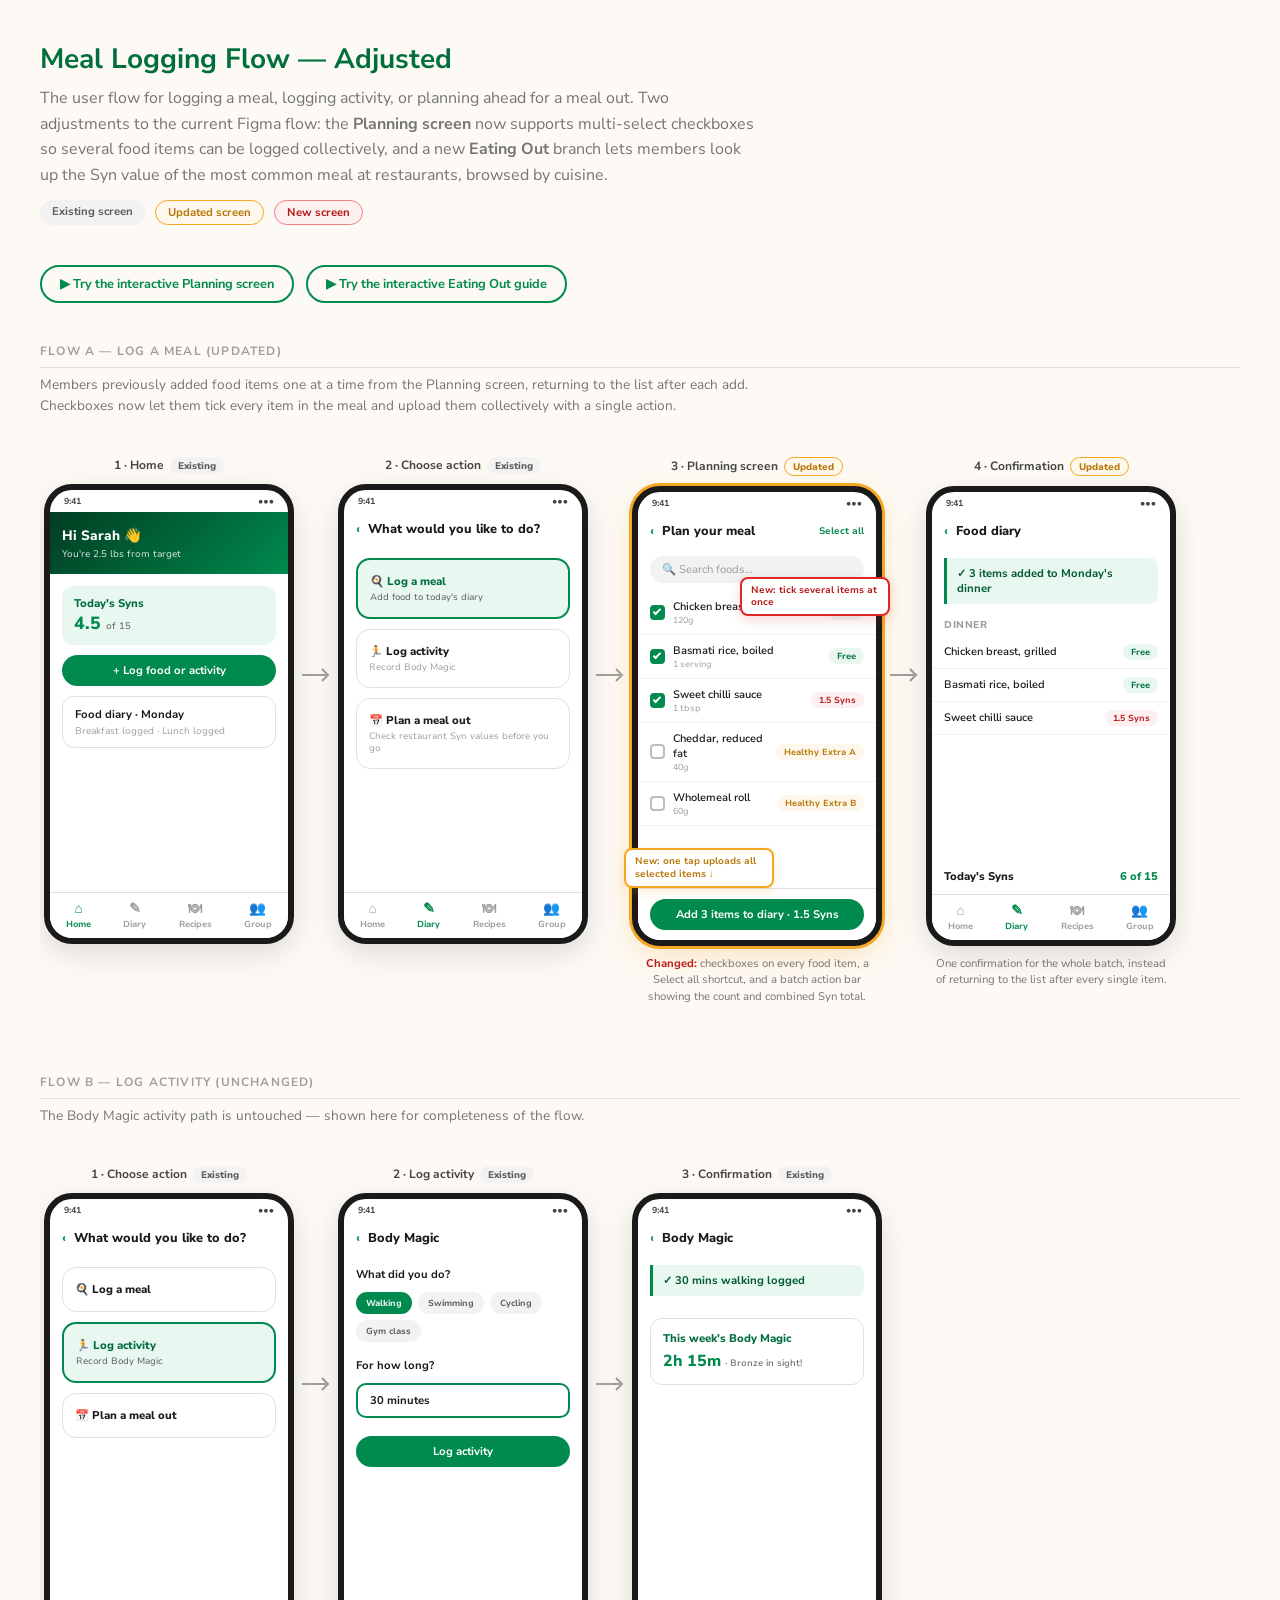
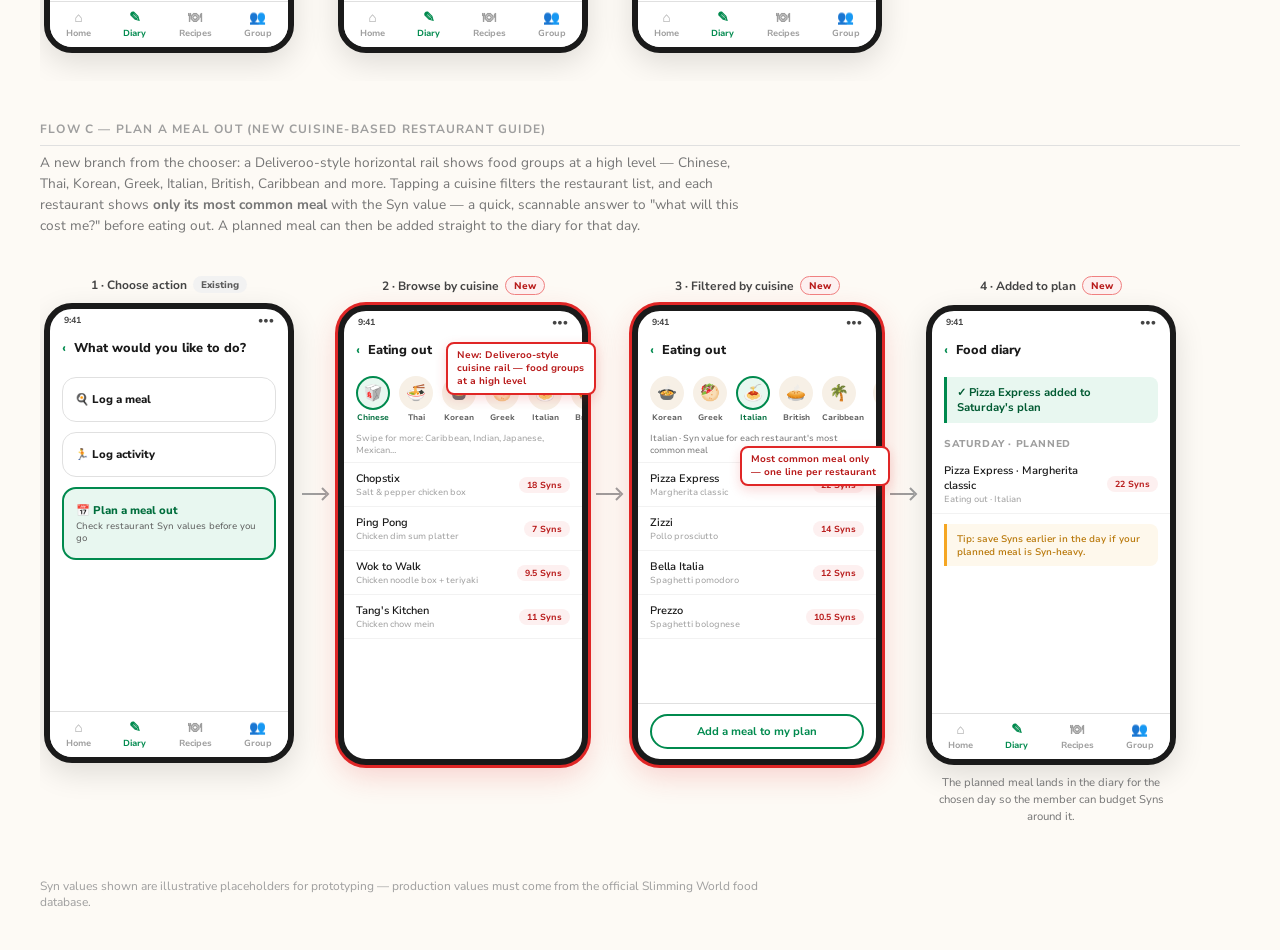
<file: app-flow/index.html>
<!-- @dsCard group="App Flows" -->
<!DOCTYPE html>
<html lang="en">
<head>
<meta charset="UTF-8">
<meta name="viewport" content="width=device-width, initial-scale=1.0">
<title>Meal Logging Flow — Slimming World App</title>
<link href="https://fonts.googleapis.com/css2?family=Playfair+Display:wght@700&family=Nunito+Sans:wght@400;600;700;800&display=swap" rel="stylesheet">
<style>
  *, *::before, *::after { box-sizing: border-box; margin: 0; padding: 0; }
  body { font-family: 'Nunito Sans', sans-serif; background: #fdfaf5; color: #1a1a1a; padding: 40px; }
  h1 { font-size: 1.75rem; font-weight: 700; color: #006e3d; margin-bottom: 8px; }
  .subtitle { color: #757575; margin-bottom: 12px; max-width: 720px; line-height: 1.6; }
  .legend { display: flex; gap: 10px; margin-bottom: 40px; flex-wrap: wrap; }
  .legend .tag { font-size: 0.7rem; font-weight: 700; padding: 4px 12px; border-radius: 9999px; }
  .tag-existing { background: #f2f2f2; color: #5c5c5c; }
  .tag-updated { background: #fef8ec; color: #b87708; border: 1px solid #f5a623; }
  .tag-new { background: #fdf0f0; color: #b81a1a; border: 1px solid #f08080; }

  .section-title { font-size: 0.75rem; font-weight: 700; text-transform: uppercase; letter-spacing: 0.1em; color: #9e9e9e; border-bottom: 1px solid #e0e0e0; padding-bottom: 8px; margin: 40px 0 6px; }
  .section-desc { font-size: 0.85rem; color: #757575; margin-bottom: 24px; max-width: 720px; line-height: 1.55; }

  .flow-row { display: flex; align-items: flex-start; gap: 0; overflow-x: auto; padding: 16px 4px 28px; }
  .step { flex-shrink: 0; width: 250px; }
  .step-label { text-align: center; font-size: 0.75rem; font-weight: 700; color: #444; margin-bottom: 10px; display: flex; align-items: center; justify-content: center; gap: 6px; }
  .step-label .tag { font-size: 0.6rem; font-weight: 800; padding: 2px 8px; border-radius: 9999px; }
  .step-note { font-size: 0.7rem; color: #757575; text-align: center; margin-top: 10px; line-height: 1.5; padding: 0 8px; }
  .step-note strong { color: #b81a1a; }
  .arrow { flex-shrink: 0; width: 44px; display: flex; align-items: center; justify-content: center; margin-top: 210px; color: #9e9e9e; }

  /* Phone frame */
  .phone { width: 250px; height: 460px; background: #fff; border: 6px solid #1a1a1a; border-radius: 28px; overflow: hidden; display: flex; flex-direction: column; box-shadow: 0 10px 30px rgba(0,0,0,0.12); }
  .phone.highlight-updated { box-shadow: 0 0 0 3px #f5a623, 0 10px 30px rgba(245,166,35,0.25); }
  .phone.highlight-new { box-shadow: 0 0 0 3px #e02626, 0 10px 30px rgba(224,38,38,0.2); }
  .statusbar { height: 22px; display: flex; align-items: center; justify-content: space-between; padding: 0 14px; font-size: 0.55rem; font-weight: 700; color: #444; flex-shrink: 0; }
  .appbar { display: flex; align-items: center; gap: 8px; padding: 8px 12px; flex-shrink: 0; }
  .appbar .back { color: #008a4e; font-weight: 800; font-size: 0.8rem; }
  .appbar .title { font-weight: 800; font-size: 0.8rem; color: #1a1a1a; }
  .screen { flex: 1; overflow: hidden; display: flex; flex-direction: column; font-size: 0.7rem; }
  .bottomnav { flex-shrink: 0; border-top: 1px solid #e0e0e0; background: #fff; display: flex; justify-content: space-around; padding: 6px 0 8px; }
  .bottomnav div { font-size: 0.55rem; font-weight: 700; color: #9e9e9e; text-align: center; }
  .bottomnav .active { color: #008a4e; }
  .bottomnav .icon { font-size: 0.85rem; display: block; }

  .pill-btn { background: #008a4e; color: #fff; font-weight: 700; border-radius: 9999px; padding: 8px 14px; text-align: center; font-size: 0.7rem; }
  .pill-btn.ghost { background: transparent; color: #008a4e; border: 2px solid #008a4e; }
  .badge { font-size: 0.55rem; font-weight: 700; padding: 2px 8px; border-radius: 9999px; white-space: nowrap; }
  .badge-free { background: #e8f7f0; color: #006e3d; }
  .badge-syn { background: #fdf0f0; color: #b81a1a; }
  .badge-he { background: #fef8ec; color: #b87708; }

  .food-row { display: flex; align-items: center; gap: 8px; padding: 8px 12px; border-bottom: 1px solid #f2f2f2; }
  .food-row .name { flex: 1; font-weight: 600; color: #1a1a1a; font-size: 0.68rem; }
  .food-row .sub { font-size: 0.55rem; color: #9e9e9e; }
  .cbx { width: 15px; height: 15px; border: 2px solid #bdbdbd; border-radius: 4px; flex-shrink: 0; position: relative; }
  .cbx.on { background: #008a4e; border-color: #008a4e; }
  .cbx.on::after { content: ''; position: absolute; left: 3px; top: 0px; width: 4px; height: 8px; border: 2px solid #fff; border-top: none; border-left: none; transform: rotate(45deg); }

  .callout { position: relative; }
  .callout .co { position: absolute; z-index: 2; background: #fff; border: 2px solid #e02626; color: #b81a1a; font-size: 0.6rem; font-weight: 700; padding: 5px 9px; border-radius: 8px; box-shadow: 0 4px 12px rgba(224,38,38,0.18); line-height: 1.35; max-width: 150px; }
  .callout .co.amber { border-color: #f5a623; color: #b87708; box-shadow: 0 4px 12px rgba(245,166,35,0.18); }

  .try-links { display: flex; gap: 12px; margin-top: 8px; flex-wrap: wrap; }
  .try-links a { font-size: 0.8rem; font-weight: 700; color: #008a4e; text-decoration: none; border: 2px solid #008a4e; border-radius: 9999px; padding: 8px 18px; }
  .try-links a:hover { background: #e8f7f0; }
</style>
</head>
<body>

<h1>Meal Logging Flow — Adjusted</h1>
<p class="subtitle">The user flow for logging a meal, logging activity, or planning ahead for a meal out. Two adjustments to the current Figma flow: the <strong>Planning screen</strong> now supports multi-select checkboxes so several food items can be logged collectively, and a new <strong>Eating Out</strong> branch lets members look up the Syn value of the most common meal at restaurants, browsed by cuisine.</p>
<div class="legend">
  <span class="tag tag-existing">Existing screen</span>
  <span class="tag tag-updated">Updated screen</span>
  <span class="tag tag-new">New screen</span>
</div>
<div class="try-links">
  <a href="planning-screen.html">▶ Try the interactive Planning screen</a>
  <a href="eating-out.html">▶ Try the interactive Eating Out guide</a>
</div>

<!-- ============ FLOW A: LOG A MEAL ============ -->
<div class="section-title">Flow A — Log a meal (updated)</div>
<p class="section-desc">Members previously added food items one at a time from the Planning screen, returning to the list after each add. Checkboxes now let them tick every item in the meal and upload them collectively with a single action.</p>

<div class="flow-row">

  <div class="step">
    <div class="step-label">1 · Home <span class="tag tag-existing">Existing</span></div>
    <div class="phone">
      <div class="statusbar"><span>9:41</span><span>●●●</span></div>
      <div class="screen">
        <div style="background:linear-gradient(135deg,#003d22,#008a4e);padding:14px 12px;color:#fff;">
          <div style="font-weight:800;font-size:0.85rem;">Hi Sarah 👋</div>
          <div style="font-size:0.6rem;opacity:0.85;margin-top:2px;">You're 2.5 lbs from target</div>
        </div>
        <div style="padding:12px;display:flex;flex-direction:column;gap:10px;">
          <div style="background:#e8f7f0;border-radius:12px;padding:10px 12px;">
            <div style="font-weight:800;color:#006e3d;">Today's Syns</div>
            <div style="font-size:1.1rem;font-weight:800;color:#008a4e;">4.5 <span style="font-size:0.6rem;color:#757575;font-weight:600;">of 15</span></div>
          </div>
          <div class="pill-btn">+ Log food or activity</div>
          <div style="background:#fff;border:1px solid #e0e0e0;border-radius:12px;padding:10px 12px;">
            <div style="font-weight:700;">Food diary · Monday</div>
            <div class="sub" style="color:#9e9e9e;font-size:0.6rem;margin-top:2px;">Breakfast logged · Lunch logged</div>
          </div>
        </div>
      </div>
      <div class="bottomnav">
        <div class="active"><span class="icon">⌂</span>Home</div>
        <div><span class="icon">✎</span>Diary</div>
        <div><span class="icon">🍽</span>Recipes</div>
        <div><span class="icon">👥</span>Group</div>
      </div>
    </div>
  </div>

  <div class="arrow"><svg width="28" height="16" viewBox="0 0 28 16" fill="none"><path d="M0 8h24M20 2l6 6-6 6" stroke="#9e9e9e" stroke-width="2"/></svg></div>

  <div class="step">
    <div class="step-label">2 · Choose action <span class="tag tag-existing">Existing</span></div>
    <div class="phone">
      <div class="statusbar"><span>9:41</span><span>●●●</span></div>
      <div class="appbar"><span class="back">‹</span><span class="title">What would you like to do?</span></div>
      <div class="screen">
        <div style="padding:12px;display:flex;flex-direction:column;gap:10px;">
          <div style="background:#e8f7f0;border:2px solid #008a4e;border-radius:14px;padding:14px 12px;">
            <div style="font-weight:800;color:#006e3d;">🍳 Log a meal</div>
            <div style="font-size:0.58rem;color:#5c5c5c;margin-top:2px;">Add food to today's diary</div>
          </div>
          <div style="background:#fff;border:1px solid #e0e0e0;border-radius:14px;padding:14px 12px;">
            <div style="font-weight:800;">🏃 Log activity</div>
            <div style="font-size:0.58rem;color:#9e9e9e;margin-top:2px;">Record Body Magic</div>
          </div>
          <div style="background:#fff;border:1px solid #e0e0e0;border-radius:14px;padding:14px 12px;">
            <div style="font-weight:800;">📅 Plan a meal out</div>
            <div style="font-size:0.58rem;color:#9e9e9e;margin-top:2px;">Check restaurant Syn values before you go</div>
          </div>
        </div>
      </div>
      <div class="bottomnav">
        <div><span class="icon">⌂</span>Home</div>
        <div class="active"><span class="icon">✎</span>Diary</div>
        <div><span class="icon">🍽</span>Recipes</div>
        <div><span class="icon">👥</span>Group</div>
      </div>
    </div>
  </div>

  <div class="arrow"><svg width="28" height="16" viewBox="0 0 28 16" fill="none"><path d="M0 8h24M20 2l6 6-6 6" stroke="#9e9e9e" stroke-width="2"/></svg></div>

  <div class="step callout">
    <div class="co" style="top:120px;right:-8px;">New: tick several items at once</div>
    <div class="co amber" style="bottom:118px;left:-8px;">New: one tap uploads all selected items ↓</div>
    <div class="step-label">3 · Planning screen <span class="tag tag-updated">Updated</span></div>
    <div class="phone highlight-updated">
      <div class="statusbar"><span>9:41</span><span>●●●</span></div>
      <div class="appbar"><span class="back">‹</span><span class="title">Plan your meal</span><span style="margin-left:auto;font-size:0.6rem;font-weight:700;color:#008a4e;">Select all</span></div>
      <div class="screen">
        <div style="padding:8px 12px;">
          <div style="background:#f2f2f2;border-radius:9999px;padding:6px 12px;color:#9e9e9e;">🔍 Search foods…</div>
        </div>
        <div class="food-row"><div class="cbx on"></div><div><div class="name">Chicken breast, grilled</div><div class="sub">120g</div></div><span class="badge badge-free" style="margin-left:auto;">Free</span></div>
        <div class="food-row"><div class="cbx on"></div><div><div class="name">Basmati rice, boiled</div><div class="sub">1 serving</div></div><span class="badge badge-free" style="margin-left:auto;">Free</span></div>
        <div class="food-row"><div class="cbx on"></div><div><div class="name">Sweet chilli sauce</div><div class="sub">1 tbsp</div></div><span class="badge badge-syn" style="margin-left:auto;">1.5 Syns</span></div>
        <div class="food-row"><div class="cbx"></div><div><div class="name">Cheddar, reduced fat</div><div class="sub">40g</div></div><span class="badge badge-he" style="margin-left:auto;">Healthy Extra A</span></div>
        <div class="food-row"><div class="cbx"></div><div><div class="name">Wholemeal roll</div><div class="sub">60g</div></div><span class="badge badge-he" style="margin-left:auto;">Healthy Extra B</span></div>
        <div style="margin-top:auto;padding:10px 12px;border-top:1px solid #e0e0e0;background:#fff;">
          <div class="pill-btn">Add 3 items to diary · 1.5 Syns</div>
        </div>
      </div>
    </div>
    <div class="step-note"><strong>Changed:</strong> checkboxes on every food item, a Select all shortcut, and a batch action bar showing the count and combined Syn total.</div>
  </div>

  <div class="arrow"><svg width="28" height="16" viewBox="0 0 28 16" fill="none"><path d="M0 8h24M20 2l6 6-6 6" stroke="#9e9e9e" stroke-width="2"/></svg></div>

  <div class="step">
    <div class="step-label">4 · Confirmation <span class="tag tag-updated">Updated</span></div>
    <div class="phone">
      <div class="statusbar"><span>9:41</span><span>●●●</span></div>
      <div class="appbar"><span class="back">‹</span><span class="title">Food diary</span></div>
      <div class="screen">
        <div style="margin:10px 12px;background:#e8f7f0;border-left:3px solid #008a4e;border-radius:0 8px 8px 0;padding:8px 10px;font-weight:700;color:#005a32;">✓ 3 items added to Monday's dinner</div>
        <div style="padding:4px 12px;font-weight:800;font-size:0.62rem;color:#9e9e9e;text-transform:uppercase;letter-spacing:0.06em;">Dinner</div>
        <div class="food-row"><div><div class="name">Chicken breast, grilled</div></div><span class="badge badge-free" style="margin-left:auto;">Free</span></div>
        <div class="food-row"><div><div class="name">Basmati rice, boiled</div></div><span class="badge badge-free" style="margin-left:auto;">Free</span></div>
        <div class="food-row"><div><div class="name">Sweet chilli sauce</div></div><span class="badge badge-syn" style="margin-left:auto;">1.5 Syns</span></div>
        <div style="margin-top:auto;padding:10px 12px;">
          <div style="display:flex;justify-content:space-between;font-weight:800;"><span>Today's Syns</span><span style="color:#008a4e;">6 of 15</span></div>
        </div>
      </div>
      <div class="bottomnav">
        <div><span class="icon">⌂</span>Home</div>
        <div class="active"><span class="icon">✎</span>Diary</div>
        <div><span class="icon">🍽</span>Recipes</div>
        <div><span class="icon">👥</span>Group</div>
      </div>
    </div>
    <div class="step-note">One confirmation for the whole batch, instead of returning to the list after every single item.</div>
  </div>

</div>

<!-- ============ FLOW B: LOG ACTIVITY ============ -->
<div class="section-title">Flow B — Log activity (unchanged)</div>
<p class="section-desc">The Body Magic activity path is untouched — shown here for completeness of the flow.</p>

<div class="flow-row">

  <div class="step">
    <div class="step-label">1 · Choose action <span class="tag tag-existing">Existing</span></div>
    <div class="phone">
      <div class="statusbar"><span>9:41</span><span>●●●</span></div>
      <div class="appbar"><span class="back">‹</span><span class="title">What would you like to do?</span></div>
      <div class="screen">
        <div style="padding:12px;display:flex;flex-direction:column;gap:10px;">
          <div style="background:#fff;border:1px solid #e0e0e0;border-radius:14px;padding:14px 12px;">
            <div style="font-weight:800;">🍳 Log a meal</div>
          </div>
          <div style="background:#e8f7f0;border:2px solid #008a4e;border-radius:14px;padding:14px 12px;">
            <div style="font-weight:800;color:#006e3d;">🏃 Log activity</div>
            <div style="font-size:0.58rem;color:#5c5c5c;margin-top:2px;">Record Body Magic</div>
          </div>
          <div style="background:#fff;border:1px solid #e0e0e0;border-radius:14px;padding:14px 12px;">
            <div style="font-weight:800;">📅 Plan a meal out</div>
          </div>
        </div>
      </div>
      <div class="bottomnav">
        <div><span class="icon">⌂</span>Home</div>
        <div class="active"><span class="icon">✎</span>Diary</div>
        <div><span class="icon">🍽</span>Recipes</div>
        <div><span class="icon">👥</span>Group</div>
      </div>
    </div>
  </div>

  <div class="arrow"><svg width="28" height="16" viewBox="0 0 28 16" fill="none"><path d="M0 8h24M20 2l6 6-6 6" stroke="#9e9e9e" stroke-width="2"/></svg></div>

  <div class="step">
    <div class="step-label">2 · Log activity <span class="tag tag-existing">Existing</span></div>
    <div class="phone">
      <div class="statusbar"><span>9:41</span><span>●●●</span></div>
      <div class="appbar"><span class="back">‹</span><span class="title">Body Magic</span></div>
      <div class="screen">
        <div style="padding:12px;display:flex;flex-direction:column;gap:10px;">
          <div style="font-weight:700;">What did you do?</div>
          <div style="display:flex;gap:6px;flex-wrap:wrap;">
            <span class="badge" style="background:#008a4e;color:#fff;padding:5px 10px;">Walking</span>
            <span class="badge" style="background:#f2f2f2;color:#5c5c5c;padding:5px 10px;">Swimming</span>
            <span class="badge" style="background:#f2f2f2;color:#5c5c5c;padding:5px 10px;">Cycling</span>
            <span class="badge" style="background:#f2f2f2;color:#5c5c5c;padding:5px 10px;">Gym class</span>
          </div>
          <div style="font-weight:700;margin-top:6px;">For how long?</div>
          <div style="background:#fff;border:2px solid #008a4e;border-radius:10px;padding:8px 12px;font-weight:700;">30 minutes</div>
          <div class="pill-btn" style="margin-top:8px;">Log activity</div>
        </div>
      </div>
      <div class="bottomnav">
        <div><span class="icon">⌂</span>Home</div>
        <div class="active"><span class="icon">✎</span>Diary</div>
        <div><span class="icon">🍽</span>Recipes</div>
        <div><span class="icon">👥</span>Group</div>
      </div>
    </div>
  </div>

  <div class="arrow"><svg width="28" height="16" viewBox="0 0 28 16" fill="none"><path d="M0 8h24M20 2l6 6-6 6" stroke="#9e9e9e" stroke-width="2"/></svg></div>

  <div class="step">
    <div class="step-label">3 · Confirmation <span class="tag tag-existing">Existing</span></div>
    <div class="phone">
      <div class="statusbar"><span>9:41</span><span>●●●</span></div>
      <div class="appbar"><span class="back">‹</span><span class="title">Body Magic</span></div>
      <div class="screen">
        <div style="margin:10px 12px;background:#e8f7f0;border-left:3px solid #008a4e;border-radius:0 8px 8px 0;padding:8px 10px;font-weight:700;color:#005a32;">✓ 30 mins walking logged</div>
        <div style="padding:12px;">
          <div style="background:#fff;border:1px solid #e0e0e0;border-radius:12px;padding:12px;">
            <div style="font-weight:800;color:#006e3d;">This week's Body Magic</div>
            <div style="font-size:1rem;font-weight:800;color:#008a4e;margin-top:4px;">2h 15m <span style="font-size:0.58rem;color:#757575;font-weight:600;">· Bronze in sight!</span></div>
          </div>
        </div>
      </div>
      <div class="bottomnav">
        <div><span class="icon">⌂</span>Home</div>
        <div class="active"><span class="icon">✎</span>Diary</div>
        <div><span class="icon">🍽</span>Recipes</div>
        <div><span class="icon">👥</span>Group</div>
      </div>
    </div>
  </div>

</div>

<!-- ============ FLOW C: PLAN A MEAL OUT ============ -->
<div class="section-title">Flow C — Plan a meal out (new cuisine-based restaurant guide)</div>
<p class="section-desc">A new branch from the chooser: a Deliveroo-style horizontal rail shows food groups at a high level — Chinese, Thai, Korean, Greek, Italian, British, Caribbean and more. Tapping a cuisine filters the restaurant list, and each restaurant shows <strong>only its most common meal</strong> with the Syn value — a quick, scannable answer to "what will this cost me?" before eating out. A planned meal can then be added straight to the diary for that day.</p>

<div class="flow-row">

  <div class="step">
    <div class="step-label">1 · Choose action <span class="tag tag-existing">Existing</span></div>
    <div class="phone">
      <div class="statusbar"><span>9:41</span><span>●●●</span></div>
      <div class="appbar"><span class="back">‹</span><span class="title">What would you like to do?</span></div>
      <div class="screen">
        <div style="padding:12px;display:flex;flex-direction:column;gap:10px;">
          <div style="background:#fff;border:1px solid #e0e0e0;border-radius:14px;padding:14px 12px;">
            <div style="font-weight:800;">🍳 Log a meal</div>
          </div>
          <div style="background:#fff;border:1px solid #e0e0e0;border-radius:14px;padding:14px 12px;">
            <div style="font-weight:800;">🏃 Log activity</div>
          </div>
          <div style="background:#e8f7f0;border:2px solid #008a4e;border-radius:14px;padding:14px 12px;">
            <div style="font-weight:800;color:#006e3d;">📅 Plan a meal out</div>
            <div style="font-size:0.58rem;color:#5c5c5c;margin-top:2px;">Check restaurant Syn values before you go</div>
          </div>
        </div>
      </div>
      <div class="bottomnav">
        <div><span class="icon">⌂</span>Home</div>
        <div class="active"><span class="icon">✎</span>Diary</div>
        <div><span class="icon">🍽</span>Recipes</div>
        <div><span class="icon">👥</span>Group</div>
      </div>
    </div>
  </div>

  <div class="arrow"><svg width="28" height="16" viewBox="0 0 28 16" fill="none"><path d="M0 8h24M20 2l6 6-6 6" stroke="#9e9e9e" stroke-width="2"/></svg></div>

  <div class="step callout">
    <div class="co" style="top:66px;right:-8px;">New: Deliveroo-style cuisine rail — food groups at a high level</div>
    <div class="step-label">2 · Browse by cuisine <span class="tag tag-new">New</span></div>
    <div class="phone highlight-new">
      <div class="statusbar"><span>9:41</span><span>●●●</span></div>
      <div class="appbar"><span class="back">‹</span><span class="title">Eating out</span></div>
      <div class="screen">
        <div style="display:flex;gap:9px;overflow:hidden;padding:9px 12px 7px;">
          <div style="flex-shrink:0;text-align:center;"><div style="width:34px;height:34px;border-radius:50%;background:#e8f7f0;border:2px solid #008a4e;display:flex;align-items:center;justify-content:center;font-size:1rem;">🥡</div><div style="font-size:0.5rem;font-weight:700;color:#006e3d;margin-top:2px;">Chinese</div></div>
          <div style="flex-shrink:0;text-align:center;"><div style="width:34px;height:34px;border-radius:50%;background:#f7f0e6;display:flex;align-items:center;justify-content:center;font-size:1rem;">🍜</div><div style="font-size:0.5rem;font-weight:700;color:#5c5c5c;margin-top:2px;">Thai</div></div>
          <div style="flex-shrink:0;text-align:center;"><div style="width:34px;height:34px;border-radius:50%;background:#f7f0e6;display:flex;align-items:center;justify-content:center;font-size:1rem;">🍲</div><div style="font-size:0.5rem;font-weight:700;color:#5c5c5c;margin-top:2px;">Korean</div></div>
          <div style="flex-shrink:0;text-align:center;"><div style="width:34px;height:34px;border-radius:50%;background:#f7f0e6;display:flex;align-items:center;justify-content:center;font-size:1rem;">🥙</div><div style="font-size:0.5rem;font-weight:700;color:#5c5c5c;margin-top:2px;">Greek</div></div>
          <div style="flex-shrink:0;text-align:center;"><div style="width:34px;height:34px;border-radius:50%;background:#f7f0e6;display:flex;align-items:center;justify-content:center;font-size:1rem;">🍝</div><div style="font-size:0.5rem;font-weight:700;color:#5c5c5c;margin-top:2px;">Italian</div></div>
          <div style="flex-shrink:0;text-align:center;"><div style="width:34px;height:34px;border-radius:50%;background:#f7f0e6;display:flex;align-items:center;justify-content:center;font-size:1rem;">🥧</div><div style="font-size:0.5rem;font-weight:700;color:#5c5c5c;margin-top:2px;">British</div></div>
        </div>
        <div style="padding:2px 12px 6px;font-size:0.55rem;color:#9e9e9e;border-bottom:1px solid #f2f2f2;">Swipe for more: Caribbean, Indian, Japanese, Mexican…</div>
        <div class="food-row"><div><div class="name">Chopstix</div><div class="sub">Salt &amp; pepper chicken box</div></div><span class="badge badge-syn" style="margin-left:auto;">18 Syns</span></div>
        <div class="food-row"><div><div class="name">Ping Pong</div><div class="sub">Chicken dim sum platter</div></div><span class="badge badge-syn" style="margin-left:auto;">7 Syns</span></div>
        <div class="food-row"><div><div class="name">Wok to Walk</div><div class="sub">Chicken noodle box + teriyaki</div></div><span class="badge badge-syn" style="margin-left:auto;">9.5 Syns</span></div>
        <div class="food-row"><div><div class="name">Tang's Kitchen</div><div class="sub">Chicken chow mein</div></div><span class="badge badge-syn" style="margin-left:auto;">11 Syns</span></div>
      </div>
    </div>
  </div>

  <div class="arrow"><svg width="28" height="16" viewBox="0 0 28 16" fill="none"><path d="M0 8h24M20 2l6 6-6 6" stroke="#9e9e9e" stroke-width="2"/></svg></div>

  <div class="step callout">
    <div class="co" style="top:170px;right:-8px;">Most common meal only — one line per restaurant</div>
    <div class="step-label">3 · Filtered by cuisine <span class="tag tag-new">New</span></div>
    <div class="phone highlight-new">
      <div class="statusbar"><span>9:41</span><span>●●●</span></div>
      <div class="appbar"><span class="back">‹</span><span class="title">Eating out</span></div>
      <div class="screen">
        <div style="display:flex;gap:9px;overflow:hidden;padding:9px 12px 7px;">
          <div style="flex-shrink:0;text-align:center;"><div style="width:34px;height:34px;border-radius:50%;background:#f7f0e6;display:flex;align-items:center;justify-content:center;font-size:1rem;">🍲</div><div style="font-size:0.5rem;font-weight:700;color:#5c5c5c;margin-top:2px;">Korean</div></div>
          <div style="flex-shrink:0;text-align:center;"><div style="width:34px;height:34px;border-radius:50%;background:#f7f0e6;display:flex;align-items:center;justify-content:center;font-size:1rem;">🥙</div><div style="font-size:0.5rem;font-weight:700;color:#5c5c5c;margin-top:2px;">Greek</div></div>
          <div style="flex-shrink:0;text-align:center;"><div style="width:34px;height:34px;border-radius:50%;background:#e8f7f0;border:2px solid #008a4e;display:flex;align-items:center;justify-content:center;font-size:1rem;">🍝</div><div style="font-size:0.5rem;font-weight:700;color:#006e3d;margin-top:2px;">Italian</div></div>
          <div style="flex-shrink:0;text-align:center;"><div style="width:34px;height:34px;border-radius:50%;background:#f7f0e6;display:flex;align-items:center;justify-content:center;font-size:1rem;">🥧</div><div style="font-size:0.5rem;font-weight:700;color:#5c5c5c;margin-top:2px;">British</div></div>
          <div style="flex-shrink:0;text-align:center;"><div style="width:34px;height:34px;border-radius:50%;background:#f7f0e6;display:flex;align-items:center;justify-content:center;font-size:1rem;">🌴</div><div style="font-size:0.5rem;font-weight:700;color:#5c5c5c;margin-top:2px;">Caribbean</div></div>
          <div style="flex-shrink:0;text-align:center;"><div style="width:34px;height:34px;border-radius:50%;background:#f7f0e6;display:flex;align-items:center;justify-content:center;font-size:1rem;">🍛</div><div style="font-size:0.5rem;font-weight:700;color:#5c5c5c;margin-top:2px;">Indian</div></div>
        </div>
        <div style="padding:2px 12px 6px;font-size:0.55rem;color:#757575;border-bottom:1px solid #f2f2f2;">Italian · Syn value for each restaurant's most common meal</div>
        <div class="food-row"><div><div class="name">Pizza Express</div><div class="sub">Margherita classic</div></div><span class="badge badge-syn" style="margin-left:auto;">22 Syns</span></div>
        <div class="food-row"><div><div class="name">Zizzi</div><div class="sub">Pollo prosciutto</div></div><span class="badge badge-syn" style="margin-left:auto;">14 Syns</span></div>
        <div class="food-row"><div><div class="name">Bella Italia</div><div class="sub">Spaghetti pomodoro</div></div><span class="badge badge-syn" style="margin-left:auto;">12 Syns</span></div>
        <div class="food-row"><div><div class="name">Prezzo</div><div class="sub">Spaghetti bolognese</div></div><span class="badge badge-syn" style="margin-left:auto;">10.5 Syns</span></div>
        <div style="margin-top:auto;padding:10px 12px;border-top:1px solid #e0e0e0;">
          <div class="pill-btn ghost">Add a meal to my plan</div>
        </div>
      </div>
    </div>
  </div>

  <div class="arrow"><svg width="28" height="16" viewBox="0 0 28 16" fill="none"><path d="M0 8h24M20 2l6 6-6 6" stroke="#9e9e9e" stroke-width="2"/></svg></div>

  <div class="step">
    <div class="step-label">4 · Added to plan <span class="tag tag-new">New</span></div>
    <div class="phone">
      <div class="statusbar"><span>9:41</span><span>●●●</span></div>
      <div class="appbar"><span class="back">‹</span><span class="title">Food diary</span></div>
      <div class="screen">
        <div style="margin:10px 12px;background:#e8f7f0;border-left:3px solid #008a4e;border-radius:0 8px 8px 0;padding:8px 10px;font-weight:700;color:#005a32;">✓ Pizza Express added to Saturday's plan</div>
        <div style="padding:4px 12px;font-weight:800;font-size:0.62rem;color:#9e9e9e;text-transform:uppercase;letter-spacing:0.06em;">Saturday · Planned</div>
        <div class="food-row"><div><div class="name">Pizza Express · Margherita classic</div><div class="sub">Eating out · Italian</div></div><span class="badge badge-syn" style="margin-left:auto;">22 Syns</span></div>
        <div style="padding:10px 12px;">
          <div style="background:#fef8ec;border-left:3px solid #f5a623;border-radius:0 8px 8px 0;padding:8px 10px;font-size:0.6rem;color:#b87708;font-weight:600;">Tip: save Syns earlier in the day if your planned meal is Syn-heavy.</div>
        </div>
      </div>
      <div class="bottomnav">
        <div><span class="icon">⌂</span>Home</div>
        <div class="active"><span class="icon">✎</span>Diary</div>
        <div><span class="icon">🍽</span>Recipes</div>
        <div><span class="icon">👥</span>Group</div>
      </div>
    </div>
    <div class="step-note">The planned meal lands in the diary for the chosen day so the member can budget Syns around it.</div>
  </div>

</div>

<p style="font-size:0.75rem;color:#9e9e9e;margin-top:24px;max-width:720px;">Syn values shown are illustrative placeholders for prototyping — production values must come from the official Slimming World food database.</p>

</body>
</html>
</file>
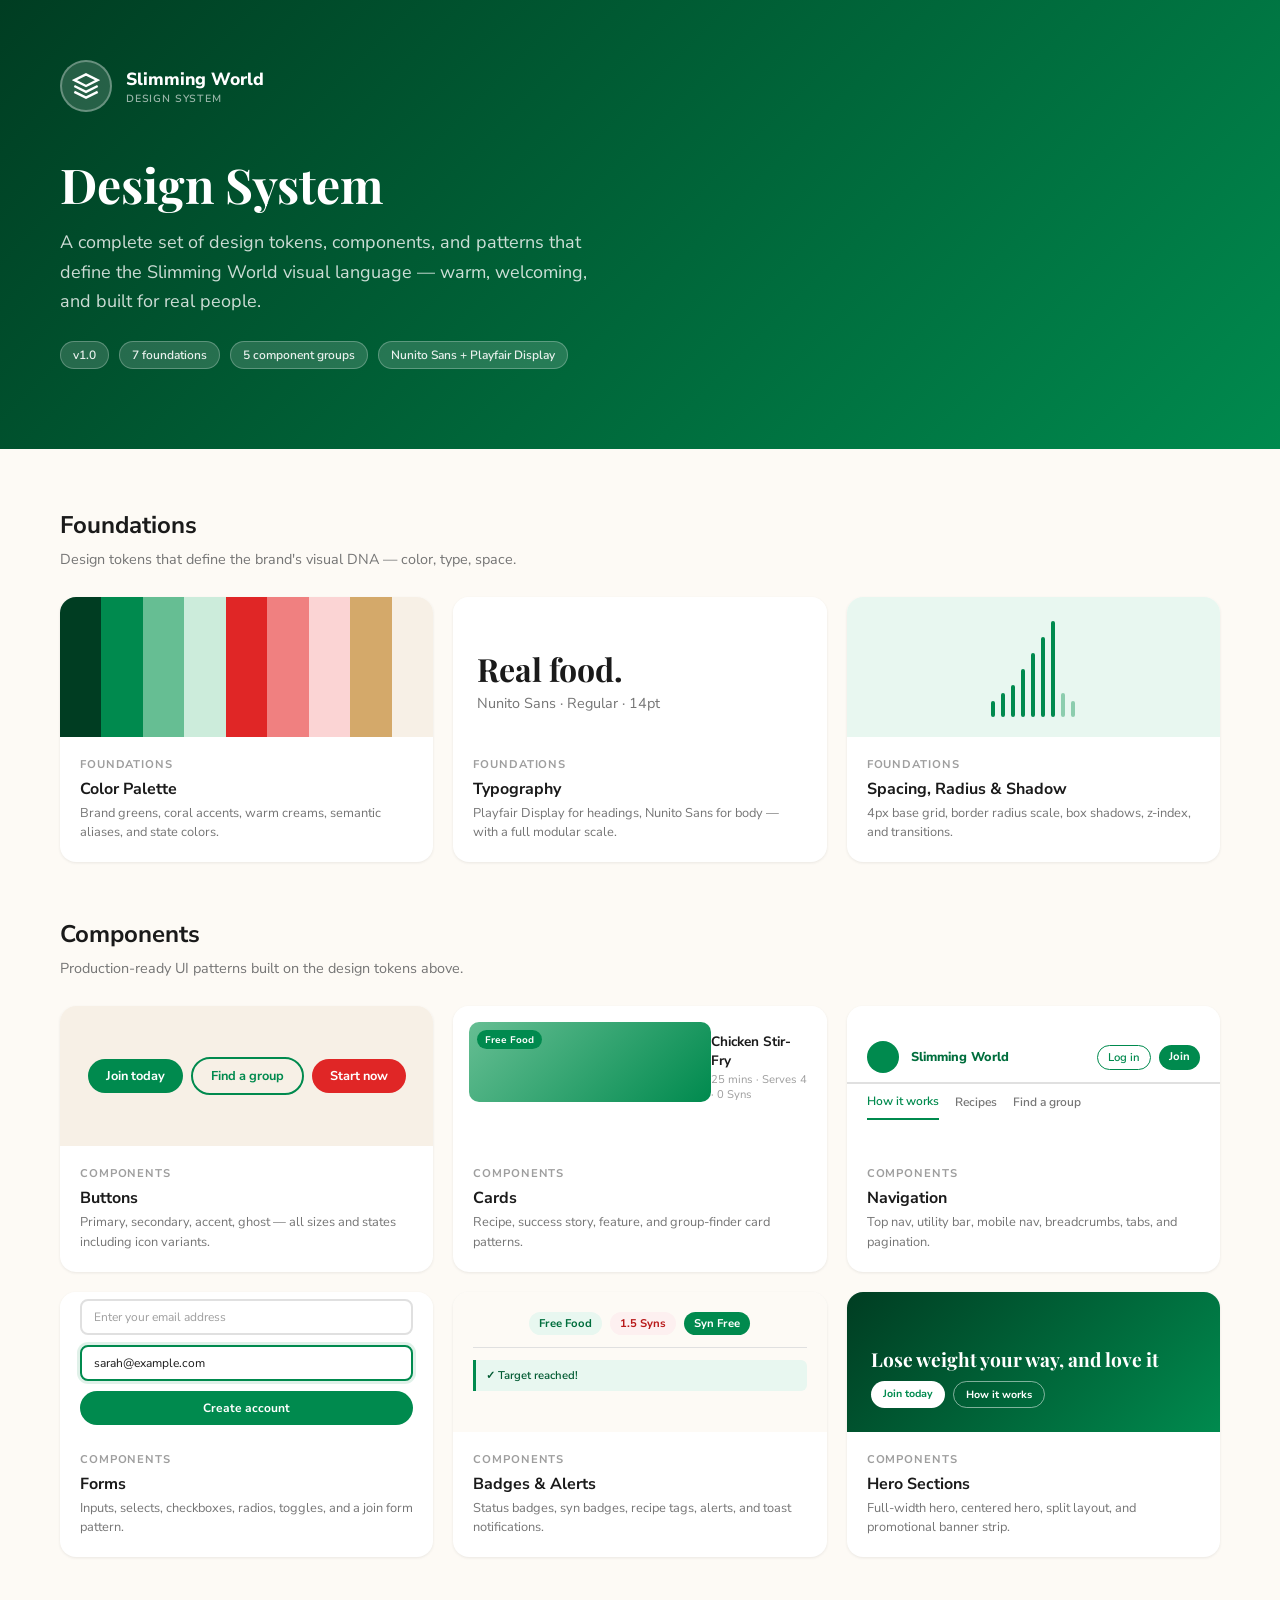
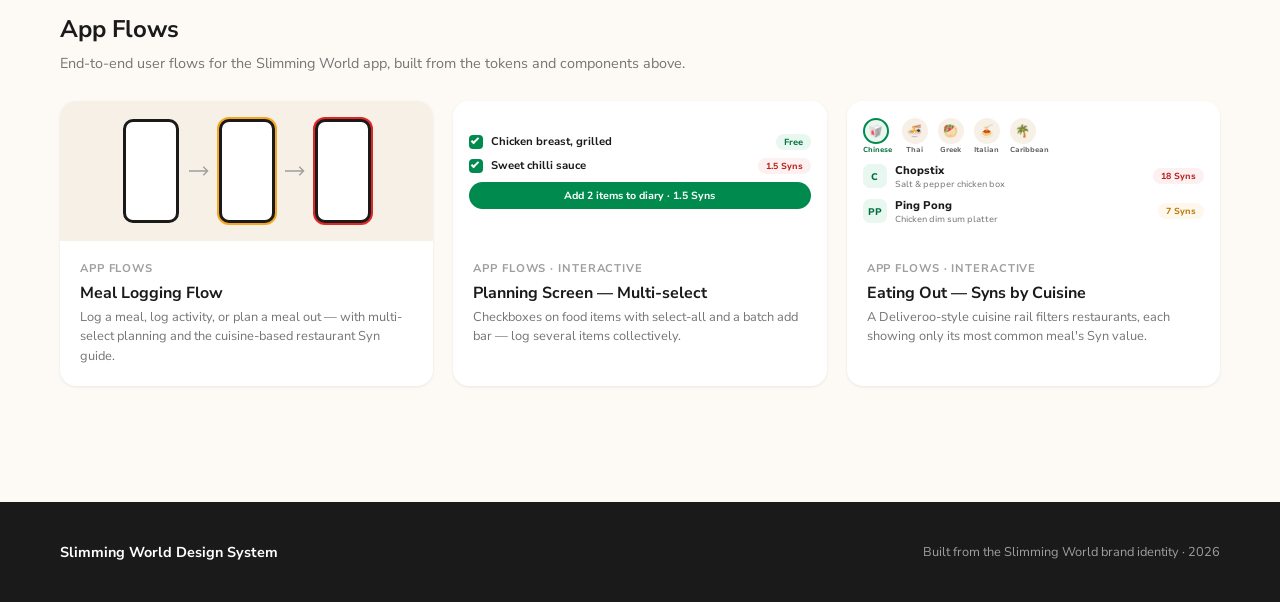
<file: design-system/index.html>
<!-- @dsCard group="Overview" -->
<!DOCTYPE html>
<html lang="en">
<head>
<meta charset="UTF-8">
<meta name="viewport" content="width=device-width, initial-scale=1.0">
<title>Slimming World Design System</title>
<link href="https://fonts.googleapis.com/css2?family=Playfair+Display:wght@700&family=Nunito+Sans:wght@400;600;700;800&display=swap" rel="stylesheet">
<style>
  *, *::before, *::after { box-sizing: border-box; margin: 0; padding: 0; }
  body { font-family: 'Nunito Sans', sans-serif; background: #fdfaf5; color: #1a1a1a; }

  header { background: linear-gradient(135deg, #003d22 0%, #008a4e 100%); padding: 60px 60px 80px; }
  header .logo-row { display:flex; align-items:center; gap:14px; margin-bottom:40px; }
  header .logo-mark { width:52px; height:52px; border-radius:50%; background:rgba(255,255,255,0.15); border:2px solid rgba(255,255,255,0.3); display:flex; align-items:center; justify-content:center; }
  header .logo-text { font-size:1.1rem; font-weight:800; color:#fff; }
  header .logo-sub { font-size:0.65rem; font-weight:600; color:rgba(255,255,255,0.6); text-transform:uppercase; letter-spacing:0.08em; display:block; }
  header h1 { font-family:'Playfair Display',serif; font-size:3rem; font-weight:700; color:#fff; margin-bottom:12px; }
  header p { font-size:1.125rem; color:rgba(255,255,255,0.8); max-width:560px; line-height:1.65; }
  header .badges { display:flex; gap:10px; margin-top:24px; flex-wrap:wrap; }
  header .hbadge { background:rgba(255,255,255,0.15); border:1px solid rgba(255,255,255,0.25); color:rgba(255,255,255,0.9); font-size:0.75rem; font-weight:600; padding:5px 12px; border-radius:9999px; }

  .content { padding: 60px; }
  .section-title { font-size:1.5rem; font-weight:700; color:#1a1a1a; margin-bottom:8px; }
  .section-sub { font-size:0.9rem; color:#757575; margin-bottom:28px; }

  .card-grid { display:grid; grid-template-columns: repeat(auto-fill, minmax(280px, 1fr)); gap:20px; margin-bottom:56px; }
  .ds-card { background:#fff; border-radius:16px; overflow:hidden; box-shadow:0 1px 3px rgba(0,0,0,0.08); transition:all 250ms; cursor:pointer; text-decoration:none; color:inherit; display:block; }
  .ds-card:hover { box-shadow:0 10px 30px rgba(0,138,78,0.15); transform:translateY(-3px); }
  .ds-card .thumb { height:140px; display:flex; align-items:center; justify-content:center; }
  .ds-card .info { padding:20px; }
  .ds-card .name { font-weight:700; font-size:1rem; margin-bottom:4px; }
  .ds-card .desc { font-size:0.8rem; color:#757575; line-height:1.5; }
  .ds-card .group { font-size:0.7rem; font-weight:700; text-transform:uppercase; letter-spacing:0.08em; color:#9e9e9e; margin-bottom:6px; }

  /* Token previews */
  .color-strip { height:100%; display:flex; }
  .color-strip div { flex:1; }

  /* Footer */
  footer { background:#1a1a1a; color:#9e9e9e; padding:40px 60px; display:flex; align-items:center; justify-content:space-between; }
  footer .logo { font-weight:700; color:#fff; font-size:0.9rem; }
  footer .meta { font-size:0.8rem; }
</style>
</head>
<body>

<header>
  <div class="logo-row">
    <div class="logo-mark">
      <svg width="28" height="28" viewBox="0 0 24 24" fill="none" stroke="white" stroke-width="2"><path d="M12 2L2 7l10 5 10-5-10-5z"/><path d="M2 17l10 5 10-5"/><path d="M2 12l10 5 10-5"/></svg>
    </div>
    <div>
      <div class="logo-text">Slimming World</div>
      <span class="logo-sub">Design System</span>
    </div>
  </div>
  <h1>Design System</h1>
  <p>A complete set of design tokens, components, and patterns that define the Slimming World visual language — warm, welcoming, and built for real people.</p>
  <div class="badges">
    <span class="hbadge">v1.0</span>
    <span class="hbadge">7 foundations</span>
    <span class="hbadge">5 component groups</span>
    <span class="hbadge">Nunito Sans + Playfair Display</span>
  </div>
</header>

<div class="content">

  <div class="section-title">Foundations</div>
  <div class="section-sub">Design tokens that define the brand's visual DNA — color, type, space.</div>
  <div class="card-grid">

    <a href="foundations/colors.html" class="ds-card">
      <div class="thumb">
        <div class="color-strip" style="width:100%;height:100%">
          <div style="background:#003d22"></div>
          <div style="background:#008a4e"></div>
          <div style="background:#66be93"></div>
          <div style="background:#ccecdb"></div>
          <div style="background:#e02626"></div>
          <div style="background:#f08080"></div>
          <div style="background:#fbd4d4"></div>
          <div style="background:#d4a96a"></div>
          <div style="background:#f7f0e6"></div>
        </div>
      </div>
      <div class="info">
        <div class="group">Foundations</div>
        <div class="name">Color Palette</div>
        <div class="desc">Brand greens, coral accents, warm creams, semantic aliases, and state colors.</div>
      </div>
    </a>

    <a href="foundations/typography.html" class="ds-card">
      <div class="thumb" style="background:#fff;padding:24px;flex-direction:column;align-items:flex-start;justify-content:flex-end;gap:8px;">
        <div style="font-family:'Playfair Display',serif;font-size:2rem;font-weight:700;color:#1a1a1a;line-height:1">Real food.</div>
        <div style="font-family:'Nunito Sans',sans-serif;font-size:0.9rem;color:#757575">Nunito Sans · Regular · 14pt</div>
      </div>
      <div class="info">
        <div class="group">Foundations</div>
        <div class="name">Typography</div>
        <div class="desc">Playfair Display for headings, Nunito Sans for body — with a full modular scale.</div>
      </div>
    </a>

    <a href="foundations/spacing.html" class="ds-card">
      <div class="thumb" style="background:#e8f7f0;display:flex;align-items:flex-end;padding:20px;gap:6px;">
        <div style="background:#008a4e;width:4px;height:16px;border-radius:2px"></div>
        <div style="background:#008a4e;width:4px;height:24px;border-radius:2px"></div>
        <div style="background:#008a4e;width:4px;height:32px;border-radius:2px"></div>
        <div style="background:#008a4e;width:4px;height:48px;border-radius:2px"></div>
        <div style="background:#008a4e;width:4px;height:64px;border-radius:2px"></div>
        <div style="background:#008a4e;width:4px;height:80px;border-radius:2px"></div>
        <div style="background:#008a4e;width:4px;height:96px;border-radius:2px"></div>
        <div style="background:#33a46e;width:4px;height:24px;border-radius:2px;opacity:0.5"></div>
        <div style="background:#33a46e;width:4px;height:16px;border-radius:2px;opacity:0.5"></div>
      </div>
      <div class="info">
        <div class="group">Foundations</div>
        <div class="name">Spacing, Radius & Shadow</div>
        <div class="desc">4px base grid, border radius scale, box shadows, z-index, and transitions.</div>
      </div>
    </a>

  </div>

  <div class="section-title">Components</div>
  <div class="section-sub">Production-ready UI patterns built on the design tokens above.</div>
  <div class="card-grid">

    <a href="components/buttons.html" class="ds-card">
      <div class="thumb" style="background:#f7f0e6;gap:8px;flex-wrap:wrap;padding:20px;">
        <div style="background:#008a4e;color:#fff;font-family:'Nunito Sans',sans-serif;font-weight:700;font-size:0.8rem;padding:8px 18px;border-radius:9999px">Join today</div>
        <div style="background:transparent;color:#008a4e;font-family:'Nunito Sans',sans-serif;font-weight:700;font-size:0.8rem;padding:8px 18px;border-radius:9999px;border:2px solid #008a4e">Find a group</div>
        <div style="background:#e02626;color:#fff;font-family:'Nunito Sans',sans-serif;font-weight:700;font-size:0.8rem;padding:8px 18px;border-radius:9999px">Start now</div>
      </div>
      <div class="info">
        <div class="group">Components</div>
        <div class="name">Buttons</div>
        <div class="desc">Primary, secondary, accent, ghost — all sizes and states including icon variants.</div>
      </div>
    </a>

    <a href="components/cards.html" class="ds-card">
      <div class="thumb" style="background:#fff;padding:16px;align-items:flex-start;justify-content:flex-start;">
        <div style="background:linear-gradient(135deg,#66be93,#008a4e);border-radius:10px;width:100%;height:80px;position:relative;">
          <div style="position:absolute;top:8px;left:8px;background:#008a4e;color:#fff;font-size:0.6rem;font-weight:700;padding:3px 8px;border-radius:9999px">Free Food</div>
        </div>
        <div style="padding:10px 0 0;font-family:'Nunito Sans',sans-serif">
          <div style="font-weight:700;font-size:0.85rem">Chicken Stir-Fry</div>
          <div style="font-size:0.7rem;color:#9e9e9e;margin-top:2px">25 mins · Serves 4 · 0 Syns</div>
        </div>
      </div>
      <div class="info">
        <div class="group">Components</div>
        <div class="name">Cards</div>
        <div class="desc">Recipe, success story, feature, and group-finder card patterns.</div>
      </div>
    </a>

    <a href="components/navigation.html" class="ds-card">
      <div class="thumb" style="background:#fff;flex-direction:column;align-items:stretch;padding:0;">
        <div style="background:#fff;border-bottom:2px solid #e0e0e0;padding:0 20px;height:52px;display:flex;align-items:center;gap:12px">
          <div style="width:32px;height:32px;border-radius:50%;background:#008a4e"></div>
          <div style="font-family:'Nunito Sans',sans-serif;font-weight:800;font-size:0.8rem;color:#006e3d">Slimming World</div>
          <div style="margin-left:auto;display:flex;gap:8px">
            <div style="font-family:'Nunito Sans',sans-serif;font-size:0.7rem;font-weight:600;color:#008a4e;border:1.5px solid #008a4e;padding:4px 10px;border-radius:9999px">Log in</div>
            <div style="font-family:'Nunito Sans',sans-serif;font-size:0.7rem;font-weight:700;color:#fff;background:#008a4e;padding:4px 10px;border-radius:9999px">Join</div>
          </div>
        </div>
        <div style="display:flex;gap:16px;padding:0 20px;height:36px;align-items:center">
          <div style="font-size:0.75rem;font-weight:600;color:#008a4e;border-bottom:2px solid #008a4e;height:100%;display:flex;align-items:center">How it works</div>
          <div style="font-size:0.75rem;font-weight:600;color:#757575">Recipes</div>
          <div style="font-size:0.75rem;font-weight:600;color:#757575">Find a group</div>
        </div>
      </div>
      <div class="info">
        <div class="group">Components</div>
        <div class="name">Navigation</div>
        <div class="desc">Top nav, utility bar, mobile nav, breadcrumbs, tabs, and pagination.</div>
      </div>
    </a>

    <a href="components/forms.html" class="ds-card">
      <div class="thumb" style="background:#fff;padding:20px;flex-direction:column;gap:10px;align-items:stretch">
        <div style="background:#fff;border:2px solid #e0e0e0;border-radius:8px;padding:8px 12px;font-size:0.75rem;color:#9e9e9e;font-family:'Nunito Sans',sans-serif">Enter your email address</div>
        <div style="background:#fff;border:2px solid #008a4e;border-radius:8px;padding:8px 12px;font-size:0.75rem;color:#1a1a1a;font-family:'Nunito Sans',sans-serif;box-shadow:0 0 0 3px rgba(0,138,78,0.12)">sarah@example.com</div>
        <div style="background:#008a4e;color:#fff;border-radius:9999px;padding:9px;font-size:0.75rem;font-weight:700;text-align:center;font-family:'Nunito Sans',sans-serif">Create account</div>
      </div>
      <div class="info">
        <div class="group">Components</div>
        <div class="name">Forms</div>
        <div class="desc">Inputs, selects, checkboxes, radios, toggles, and a join form pattern.</div>
      </div>
    </a>

    <a href="components/badges-alerts.html" class="ds-card">
      <div class="thumb" style="background:#fdfaf5;padding:20px;flex-wrap:wrap;gap:8px;align-items:flex-start;align-content:flex-start">
        <div style="background:#e8f7f0;color:#006e3d;font-size:0.7rem;font-weight:700;padding:4px 10px;border-radius:9999px">Free Food</div>
        <div style="background:#fdf0f0;color:#b81a1a;font-size:0.7rem;font-weight:700;padding:4px 10px;border-radius:9999px">1.5 Syns</div>
        <div style="background:#008a4e;color:#fff;font-size:0.7rem;font-weight:700;padding:4px 10px;border-radius:9999px">Syn Free</div>
        <div style="width:100%;height:1px;background:#e0e0e0;margin:4px 0"></div>
        <div style="background:#e8f7f0;border-left:3px solid #008a4e;padding:8px 10px;border-radius:0 6px 6px 0;font-size:0.7rem;font-weight:600;color:#005a32;width:100%">✓ Target reached!</div>
      </div>
      <div class="info">
        <div class="group">Components</div>
        <div class="name">Badges & Alerts</div>
        <div class="desc">Status badges, syn badges, recipe tags, alerts, and toast notifications.</div>
      </div>
    </a>

    <a href="components/hero-sections.html" class="ds-card">
      <div class="thumb" style="background:linear-gradient(135deg,#003d22,#008a4e);padding:24px;flex-direction:column;align-items:flex-start;justify-content:flex-end">
        <div style="font-family:'Playfair Display',serif;font-size:1.2rem;font-weight:700;color:#fff;line-height:1.2;margin-bottom:10px">Lose weight your way, and love it</div>
        <div style="display:flex;gap:8px">
          <div style="background:#fff;color:#008a4e;font-size:0.65rem;font-weight:700;padding:5px 12px;border-radius:9999px">Join today</div>
          <div style="border:1.5px solid rgba(255,255,255,0.5);color:#fff;font-size:0.65rem;font-weight:700;padding:5px 12px;border-radius:9999px">How it works</div>
        </div>
      </div>
      <div class="info">
        <div class="group">Components</div>
        <div class="name">Hero Sections</div>
        <div class="desc">Full-width hero, centered hero, split layout, and promotional banner strip.</div>
      </div>
    </a>

  </div>

  <div class="section-title">App Flows</div>
  <div class="section-sub">End-to-end user flows for the Slimming World app, built from the tokens and components above.</div>
  <div class="card-grid">

    <a href="../app-flow/index.html" class="ds-card">
      <div class="thumb" style="background:#f7f0e6;gap:10px;padding:20px;">
        <div style="width:56px;height:104px;background:#fff;border:3px solid #1a1a1a;border-radius:10px;"></div>
        <svg width="20" height="12" viewBox="0 0 28 16" fill="none"><path d="M0 8h24M20 2l6 6-6 6" stroke="#9e9e9e" stroke-width="2"/></svg>
        <div style="width:56px;height:104px;background:#fff;border:3px solid #1a1a1a;border-radius:10px;box-shadow:0 0 0 2px #f5a623;"></div>
        <svg width="20" height="12" viewBox="0 0 28 16" fill="none"><path d="M0 8h24M20 2l6 6-6 6" stroke="#9e9e9e" stroke-width="2"/></svg>
        <div style="width:56px;height:104px;background:#fff;border:3px solid #1a1a1a;border-radius:10px;box-shadow:0 0 0 2px #e02626;"></div>
      </div>
      <div class="info">
        <div class="group">App Flows</div>
        <div class="name">Meal Logging Flow</div>
        <div class="desc">Log a meal, log activity, or plan a meal out — with multi-select planning and the cuisine-based restaurant Syn guide.</div>
      </div>
    </a>

    <a href="../app-flow/planning-screen.html" class="ds-card">
      <div class="thumb" style="background:#fff;flex-direction:column;align-items:stretch;padding:16px;gap:8px;">
        <div style="display:flex;align-items:center;gap:8px;font-family:'Nunito Sans',sans-serif;">
          <div style="width:14px;height:14px;background:#008a4e;border-radius:4px;position:relative;"><div style="position:absolute;left:4px;top:1px;width:4px;height:8px;border:2px solid #fff;border-top:none;border-left:none;transform:rotate(45deg);"></div></div>
          <div style="font-size:0.7rem;font-weight:700;">Chicken breast, grilled</div>
          <div style="margin-left:auto;background:#e8f7f0;color:#006e3d;font-size:0.55rem;font-weight:700;padding:2px 8px;border-radius:9999px;">Free</div>
        </div>
        <div style="display:flex;align-items:center;gap:8px;font-family:'Nunito Sans',sans-serif;">
          <div style="width:14px;height:14px;background:#008a4e;border-radius:4px;position:relative;"><div style="position:absolute;left:4px;top:1px;width:4px;height:8px;border:2px solid #fff;border-top:none;border-left:none;transform:rotate(45deg);"></div></div>
          <div style="font-size:0.7rem;font-weight:700;">Sweet chilli sauce</div>
          <div style="margin-left:auto;background:#fdf0f0;color:#b81a1a;font-size:0.55rem;font-weight:700;padding:2px 8px;border-radius:9999px;">1.5 Syns</div>
        </div>
        <div style="background:#008a4e;color:#fff;border-radius:9999px;padding:6px;font-size:0.65rem;font-weight:700;text-align:center;font-family:'Nunito Sans',sans-serif;">Add 2 items to diary · 1.5 Syns</div>
      </div>
      <div class="info">
        <div class="group">App Flows · Interactive</div>
        <div class="name">Planning Screen — Multi-select</div>
        <div class="desc">Checkboxes on food items with select-all and a batch add bar — log several items collectively.</div>
      </div>
    </a>

    <a href="../app-flow/eating-out.html" class="ds-card">
      <div class="thumb" style="background:#fff;flex-direction:column;align-items:stretch;padding:16px;gap:8px;">
        <div style="display:flex;gap:10px;font-family:'Nunito Sans',sans-serif;">
          <div style="text-align:center;"><div style="width:26px;height:26px;border-radius:50%;background:#e8f7f0;border:2px solid #008a4e;display:flex;align-items:center;justify-content:center;font-size:0.75rem;">🥡</div><div style="font-size:0.45rem;font-weight:700;color:#006e3d;margin-top:1px;">Chinese</div></div>
          <div style="text-align:center;"><div style="width:26px;height:26px;border-radius:50%;background:#f7f0e6;display:flex;align-items:center;justify-content:center;font-size:0.75rem;">🍜</div><div style="font-size:0.45rem;font-weight:700;color:#5c5c5c;margin-top:1px;">Thai</div></div>
          <div style="text-align:center;"><div style="width:26px;height:26px;border-radius:50%;background:#f7f0e6;display:flex;align-items:center;justify-content:center;font-size:0.75rem;">🥙</div><div style="font-size:0.45rem;font-weight:700;color:#5c5c5c;margin-top:1px;">Greek</div></div>
          <div style="text-align:center;"><div style="width:26px;height:26px;border-radius:50%;background:#f7f0e6;display:flex;align-items:center;justify-content:center;font-size:0.75rem;">🍝</div><div style="font-size:0.45rem;font-weight:700;color:#5c5c5c;margin-top:1px;">Italian</div></div>
          <div style="text-align:center;"><div style="width:26px;height:26px;border-radius:50%;background:#f7f0e6;display:flex;align-items:center;justify-content:center;font-size:0.75rem;">🌴</div><div style="font-size:0.45rem;font-weight:700;color:#5c5c5c;margin-top:1px;">Caribbean</div></div>
        </div>
        <div style="display:flex;align-items:center;gap:8px;font-family:'Nunito Sans',sans-serif;">
          <div style="width:24px;height:24px;background:#e8f7f0;color:#006e3d;border-radius:7px;display:flex;align-items:center;justify-content:center;font-size:0.6rem;font-weight:800;">C</div>
          <div><div style="font-size:0.7rem;font-weight:800;">Chopstix</div><div style="font-size:0.55rem;color:#757575;">Salt &amp; pepper chicken box</div></div>
          <div style="margin-left:auto;background:#fdf0f0;color:#b81a1a;font-size:0.55rem;font-weight:700;padding:2px 8px;border-radius:9999px;">18 Syns</div>
        </div>
        <div style="display:flex;align-items:center;gap:8px;font-family:'Nunito Sans',sans-serif;">
          <div style="width:24px;height:24px;background:#e8f7f0;color:#006e3d;border-radius:7px;display:flex;align-items:center;justify-content:center;font-size:0.6rem;font-weight:800;">PP</div>
          <div><div style="font-size:0.7rem;font-weight:800;">Ping Pong</div><div style="font-size:0.55rem;color:#757575;">Chicken dim sum platter</div></div>
          <div style="margin-left:auto;background:#fef8ec;color:#b87708;font-size:0.55rem;font-weight:700;padding:2px 8px;border-radius:9999px;">7 Syns</div>
        </div>
      </div>
      <div class="info">
        <div class="group">App Flows · Interactive</div>
        <div class="name">Eating Out — Syns by Cuisine</div>
        <div class="desc">A Deliveroo-style cuisine rail filters restaurants, each showing only its most common meal's Syn value.</div>
      </div>
    </a>

  </div>

</div>

<footer>
  <div class="logo">Slimming World Design System</div>
  <div class="meta">Built from the Slimming World brand identity · 2026</div>
</footer>

</body>
</html>
</file>
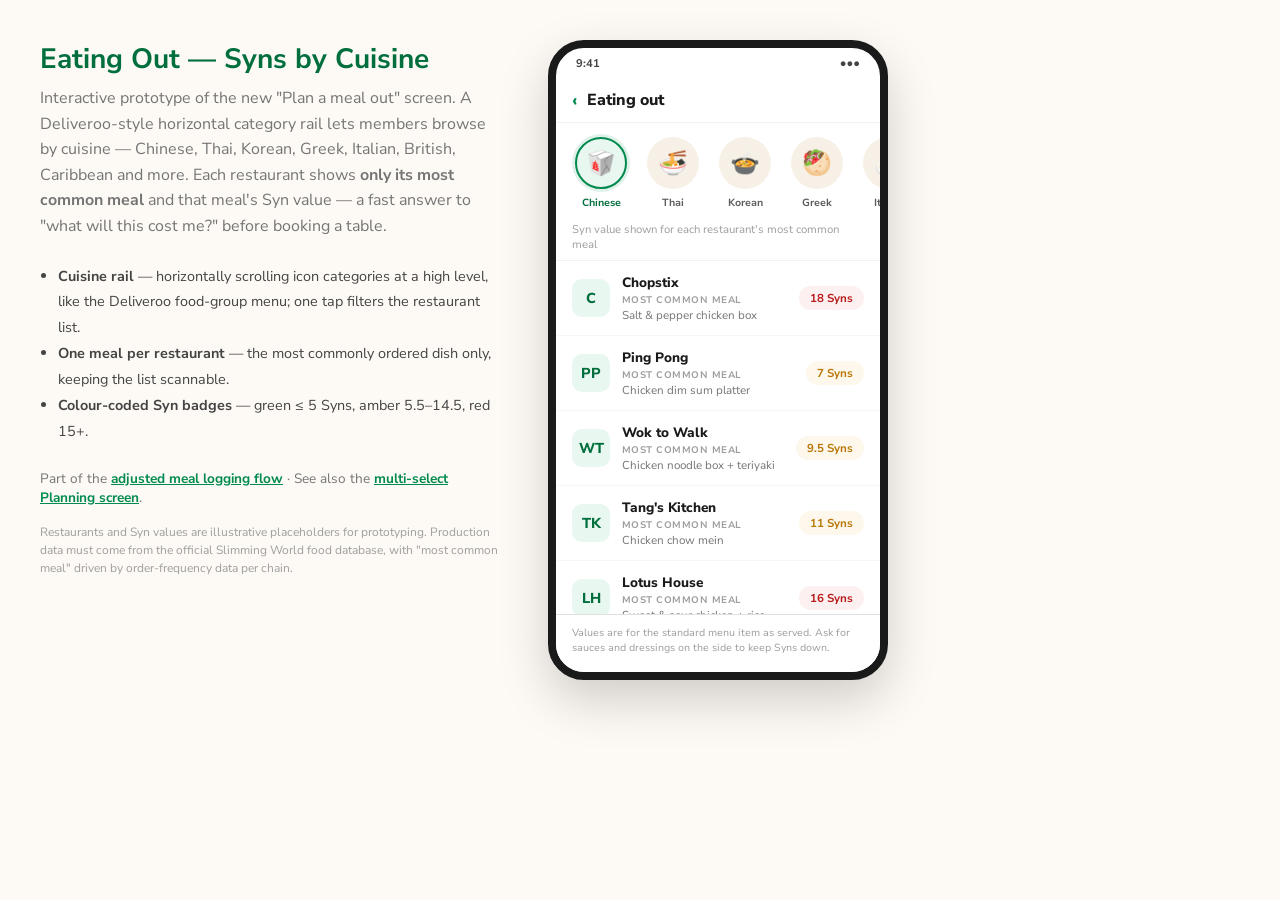
<file: app-flow/eating-out.html>
<!-- @dsCard group="App Flows" -->
<!DOCTYPE html>
<html lang="en">
<head>
<meta charset="UTF-8">
<meta name="viewport" content="width=device-width, initial-scale=1.0">
<title>Eating Out — Restaurant Syns by Cuisine (Interactive) — Slimming World App</title>
<link href="https://fonts.googleapis.com/css2?family=Nunito+Sans:wght@400;600;700;800&display=swap" rel="stylesheet">
<style>
  *, *::before, *::after { box-sizing: border-box; margin: 0; padding: 0; }
  body { font-family: 'Nunito Sans', sans-serif; background: #fdfaf5; color: #1a1a1a; padding: 40px; display: flex; gap: 48px; flex-wrap: wrap; align-items: flex-start; }
  .docs { max-width: 460px; }
  h1 { font-size: 1.75rem; font-weight: 700; color: #006e3d; margin-bottom: 8px; }
  .subtitle { color: #757575; margin-bottom: 24px; line-height: 1.6; }
  .docs ul { margin: 0 0 24px 18px; color: #444; font-size: 0.9rem; line-height: 1.8; }
  .docs a { color: #008a4e; font-weight: 700; }
  .disclaimer { font-size: 0.75rem; color: #9e9e9e; line-height: 1.5; }

  /* Phone frame */
  .phone { width: 340px; height: 640px; background: #fff; border: 8px solid #1a1a1a; border-radius: 36px; overflow: hidden; display: flex; flex-direction: column; box-shadow: 0 20px 50px rgba(0,0,0,0.18); flex-shrink: 0; }
  .statusbar { height: 30px; display: flex; align-items: center; justify-content: space-between; padding: 0 20px; font-size: 0.7rem; font-weight: 700; color: #444; flex-shrink: 0; }
  .appbar { display: flex; align-items: center; gap: 10px; padding: 10px 16px; flex-shrink: 0; border-bottom: 1px solid #f2f2f2; }
  .appbar .back { color: #008a4e; font-weight: 800; font-size: 1.1rem; cursor: pointer; }
  .appbar .title { font-weight: 800; font-size: 1rem; }

  /* Cuisine category rail (Deliveroo-style: horizontal scroll, icon circle + label) */
  .cuisines { display: flex; gap: 14px; overflow-x: auto; padding: 14px 16px 10px; flex-shrink: 0; scrollbar-width: none; }
  .cuisines::-webkit-scrollbar { display: none; }
  .cuisine { flex-shrink: 0; display: flex; flex-direction: column; align-items: center; gap: 6px; background: none; border: none; cursor: pointer; font-family: 'Nunito Sans', sans-serif; width: 58px; }
  .cuisine .icon { width: 52px; height: 52px; border-radius: 50%; background: #f7f0e6; border: 2px solid transparent; display: flex; align-items: center; justify-content: center; font-size: 1.5rem; transition: all 200ms; }
  .cuisine .clabel { font-size: 0.65rem; font-weight: 700; color: #5c5c5c; white-space: nowrap; transition: color 200ms; }
  .cuisine:hover .icon { background: #e8f7f0; }
  .cuisine.active .icon { background: #e8f7f0; border-color: #008a4e; box-shadow: 0 0 0 3px rgba(0,138,78,0.12); }
  .cuisine.active .clabel { color: #006e3d; }

  .hint { padding: 2px 16px 8px; font-size: 0.7rem; color: #9e9e9e; flex-shrink: 0; border-bottom: 1px solid #f2f2f2; }

  .list { flex: 1; overflow-y: auto; }
  .rest-row { display: flex; align-items: center; gap: 12px; padding: 12px 16px; border-bottom: 1px solid #f7f7f7; }
  .rest-row .logo { width: 38px; height: 38px; border-radius: 10px; background: #e8f7f0; color: #006e3d; display: flex; align-items: center; justify-content: center; font-weight: 800; font-size: 0.9rem; flex-shrink: 0; }
  .rest-row .info { flex: 1; min-width: 0; }
  .rest-row .rname { font-weight: 800; font-size: 0.85rem; }
  .rest-row .meal { font-size: 0.72rem; color: #757575; margin-top: 1px; }
  .rest-row .meal .most { font-size: 0.6rem; font-weight: 700; text-transform: uppercase; letter-spacing: 0.05em; color: #9e9e9e; display: block; margin-bottom: 1px; }
  .badge { font-size: 0.72rem; font-weight: 700; padding: 4px 11px; border-radius: 9999px; white-space: nowrap; flex-shrink: 0; }
  .badge-low { background: #e8f7f0; color: #006e3d; }
  .badge-mid { background: #fef8ec; color: #b87708; }
  .badge-high { background: #fdf0f0; color: #b81a1a; }

  .footer-note { flex-shrink: 0; border-top: 1px solid #e0e0e0; background: #fff; padding: 10px 16px 16px; font-size: 0.65rem; color: #9e9e9e; line-height: 1.5; }
</style>
</head>
<body>

<div class="docs">
  <h1>Eating Out — Syns by Cuisine</h1>
  <p class="subtitle">Interactive prototype of the new "Plan a meal out" screen. A Deliveroo-style horizontal category rail lets members browse by cuisine — Chinese, Thai, Korean, Greek, Italian, British, Caribbean and more. Each restaurant shows <strong>only its most common meal</strong> and that meal's Syn value — a fast answer to "what will this cost me?" before booking a table.</p>
  <ul>
    <li><strong>Cuisine rail</strong> — horizontally scrolling icon categories at a high level, like the Deliveroo food-group menu; one tap filters the restaurant list.</li>
    <li><strong>One meal per restaurant</strong> — the most commonly ordered dish only, keeping the list scannable.</li>
    <li><strong>Colour-coded Syn badges</strong> — green ≤ 5 Syns, amber 5.5–14.5, red 15+.</li>
  </ul>
  <p style="font-size:0.85rem;color:#757575;margin-bottom:16px;">Part of the <a href="index.html">adjusted meal logging flow</a> · See also the <a href="planning-screen.html">multi-select Planning screen</a>.</p>
  <p class="disclaimer">Restaurants and Syn values are illustrative placeholders for prototyping. Production data must come from the official Slimming World food database, with "most common meal" driven by order-frequency data per chain.</p>
</div>

<div class="phone">
  <div class="statusbar"><span>9:41</span><span>●●●</span></div>
  <div class="appbar"><span class="back">‹</span><span class="title">Eating out</span></div>
  <div class="cuisines" id="cuisines"></div>
  <div class="hint">Syn value shown for each restaurant's most common meal</div>
  <div class="list" id="restList"></div>
  <div class="footer-note">Values are for the standard menu item as served. Ask for sauces and dressings on the side to keep Syns down.</div>
</div>

<script>
  // Illustrative data — production values come from the Slimming World food database.
  const DATA = {
    'Chinese': { icon: '🥡', restaurants: [
      { name: 'Chopstix', meal: 'Salt &amp; pepper chicken box', syns: 18 },
      { name: 'Ping Pong', meal: 'Chicken dim sum platter', syns: 7 },
      { name: 'Wok to Walk', meal: 'Chicken noodle box + teriyaki', syns: 9.5 },
      { name: 'Tang\'s Kitchen', meal: 'Chicken chow mein', syns: 11 },
      { name: 'Lotus House', meal: 'Sweet &amp; sour chicken + rice', syns: 16 },
    ]},
    'Thai': { icon: '🍜', restaurants: [
      { name: 'Rosa\'s Thai', meal: 'Chicken pad thai', syns: 12.5 },
      { name: 'Giggling Squid', meal: 'Thai green chicken curry + rice', syns: 14 },
      { name: 'Busaba', meal: 'Chicken pad kra pao', syns: 8 },
      { name: 'Thaikhun', meal: 'Tom yum chicken soup', syns: 3.5 },
    ]},
    'Korean': { icon: '🍲', restaurants: [
      { name: 'Kimchee', meal: 'Chicken bibimbap', syns: 6.5 },
      { name: 'Yori', meal: 'Korean fried chicken', syns: 17 },
      { name: 'On The Bab', meal: 'Beef bulgogi + rice', syns: 5.5 },
      { name: 'Bunsik', meal: 'Original Korean corn dog', syns: 19 },
    ]},
    'Greek': { icon: '🥙', restaurants: [
      { name: 'The Real Greek', meal: 'Chicken souvlaki wrap', syns: 8.5 },
      { name: 'The Athenian', meal: 'Chicken gyros wrap', syns: 9 },
      { name: 'Santorini Grill', meal: 'Grilled chicken skewers + Greek salad', syns: 2 },
      { name: 'Zorba\'s', meal: 'Halloumi wrap', syns: 13 },
    ]},
    'Italian': { icon: '🍝', restaurants: [
      { name: 'Pizza Express', meal: 'Margherita classic', syns: 22 },
      { name: 'Zizzi', meal: 'Pollo prosciutto', syns: 14 },
      { name: 'Bella Italia', meal: 'Spaghetti pomodoro', syns: 12 },
      { name: 'Prezzo', meal: 'Spaghetti bolognese', syns: 10.5 },
      { name: 'Vapiano', meal: 'Pasta arrabbiata', syns: 9 },
    ]},
    'British': { icon: '🥧', restaurants: [
      { name: 'Toby Carvery', meal: 'Roast turkey carvery (no pudding)', syns: 4.5 },
      { name: 'Wetherspoon', meal: 'Fish &amp; chips', syns: 25 },
      { name: 'Harvester', meal: 'Simply chicken + unlimited salad', syns: 2 },
      { name: 'Greggs', meal: 'Chicken bake', syns: 12 },
      { name: 'Beefeater', meal: 'Sirloin steak + jacket potato', syns: 3.5 },
    ]},
    'Caribbean': { icon: '🌴', restaurants: [
      { name: 'Turtle Bay', meal: 'Jerk chicken + rice &amp; peas', syns: 7.5 },
      { name: 'Rum Kitchen', meal: 'Curry goat + rice', syns: 10 },
      { name: 'Island Grill', meal: 'Jerk chicken wrap', syns: 8 },
      { name: 'Mama\'s Jerk', meal: 'Jerk chicken box + plantain', syns: 11.5 },
    ]},
    'Indian': { icon: '🍛', restaurants: [
      { name: 'Dishoom', meal: 'Chicken ruby curry + rice', syns: 12 },
      { name: 'Mowgli', meal: 'Butter chicken + roti', syns: 15 },
      { name: 'Tamatanga', meal: 'Chicken tikka masala + rice', syns: 13.5 },
      { name: 'Bundobust', meal: 'Tarka dhal + rice', syns: 4 },
    ]},
    'Japanese': { icon: '🍣', restaurants: [
      { name: 'YO! Sushi', meal: 'Salmon nigiri set', syns: 5 },
      { name: 'Itsu', meal: 'Chicken teriyaki rice bowl', syns: 4.5 },
      { name: 'Wagamama', meal: 'Chicken katsu curry', syns: 20 },
      { name: 'Sushi Daily', meal: 'California roll box', syns: 6 },
    ]},
    'Mexican': { icon: '🌮', restaurants: [
      { name: 'Wahaca', meal: 'Grilled chicken tacos', syns: 8 },
      { name: 'Tortilla', meal: 'Chicken burrito', syns: 15.5 },
      { name: 'Barburrito', meal: 'Naked burrito bowl (chicken)', syns: 5.5 },
      { name: 'Chiquito', meal: 'Chicken fajitas', syns: 9.5 },
    ]},
  };

  const cuisinesEl = document.getElementById('cuisines');
  const listEl = document.getElementById('restList');
  let active = 'Chinese';

  function badgeClass(syns) {
    if (syns <= 5) return 'badge-low';
    if (syns < 15) return 'badge-mid';
    return 'badge-high';
  }

  function initials(name) {
    return name.split(/\s+/).map(w => w[0]).join('').replace(/[^A-Za-z]/g, '').slice(0, 2).toUpperCase();
  }

  function renderCuisines() {
    cuisinesEl.innerHTML = '';
    Object.entries(DATA).forEach(([cuisine, { icon }]) => {
      const btn = document.createElement('button');
      btn.className = 'cuisine' + (cuisine === active ? ' active' : '');
      btn.innerHTML = `<span class="icon">${icon}</span><span class="clabel">${cuisine}</span>`;
      btn.addEventListener('click', () => {
        active = cuisine;
        renderCuisines();
        renderList();
        btn.scrollIntoView({ behavior: 'smooth', inline: 'center', block: 'nearest' });
      });
      cuisinesEl.appendChild(btn);
    });
  }

  function renderList() {
    listEl.innerHTML = '';
    DATA[active].restaurants.forEach(r => {
      const row = document.createElement('div');
      row.className = 'rest-row';
      const synText = (r.syns % 1 ? r.syns.toFixed(1) : r.syns) + ' Syn' + (r.syns === 1 ? '' : 's');
      row.innerHTML = `
        <div class="logo">${initials(r.name)}</div>
        <div class="info">
          <div class="rname">${r.name}</div>
          <div class="meal"><span class="most">Most common meal</span>${r.meal}</div>
        </div>
        <span class="badge ${badgeClass(r.syns)}">${synText}</span>`;
      listEl.appendChild(row);
    });
  }

  renderCuisines();
  renderList();
</script>

</body>
</html>
</file>
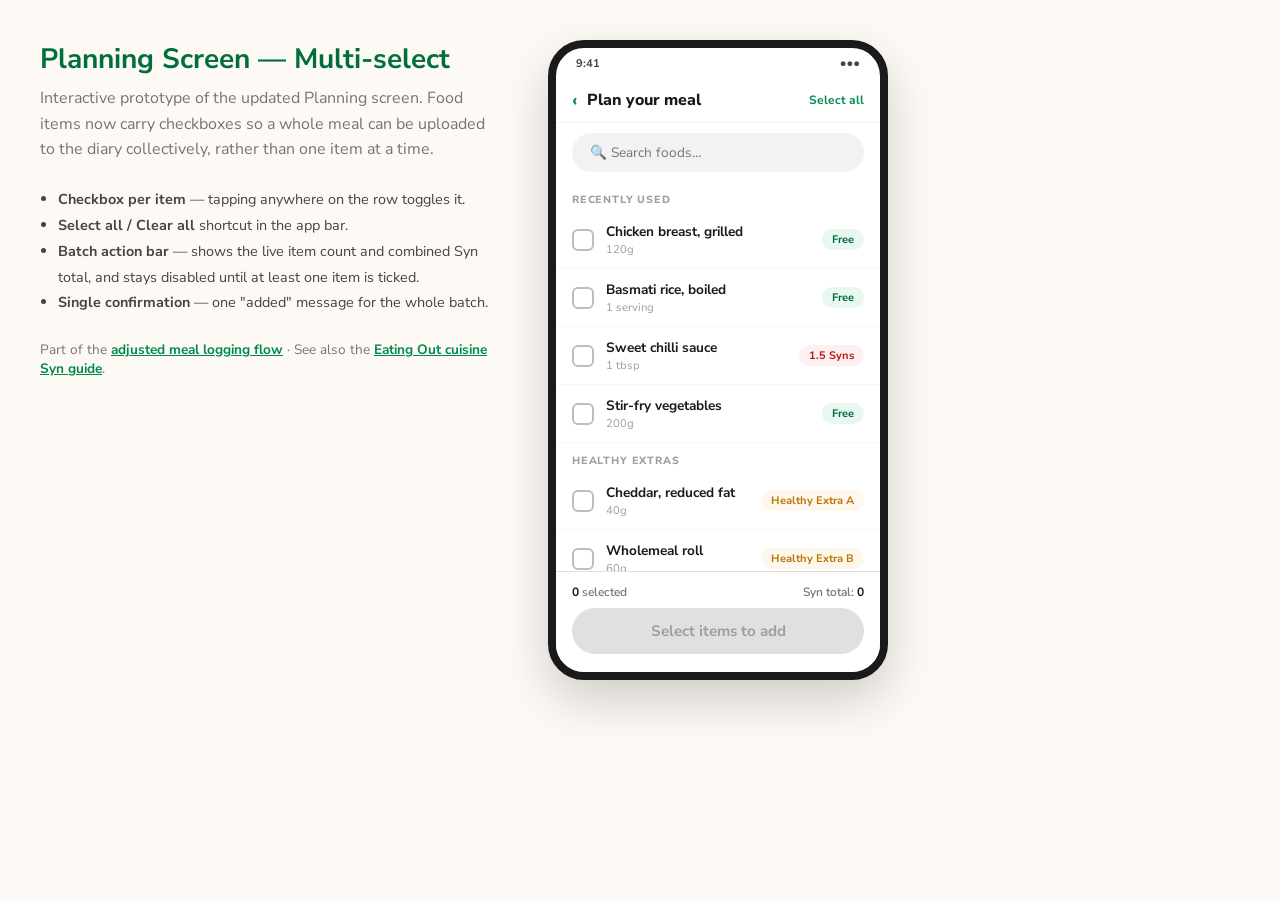
<file: app-flow/planning-screen.html>
<!-- @dsCard group="App Flows" -->
<!DOCTYPE html>
<html lang="en">
<head>
<meta charset="UTF-8">
<meta name="viewport" content="width=device-width, initial-scale=1.0">
<title>Planning Screen (Interactive) — Slimming World App</title>
<link href="https://fonts.googleapis.com/css2?family=Nunito+Sans:wght@400;600;700;800&display=swap" rel="stylesheet">
<style>
  *, *::before, *::after { box-sizing: border-box; margin: 0; padding: 0; }
  body { font-family: 'Nunito Sans', sans-serif; background: #fdfaf5; color: #1a1a1a; padding: 40px; display: flex; gap: 48px; flex-wrap: wrap; align-items: flex-start; }
  .docs { max-width: 460px; }
  h1 { font-size: 1.75rem; font-weight: 700; color: #006e3d; margin-bottom: 8px; }
  .subtitle { color: #757575; margin-bottom: 24px; line-height: 1.6; }
  .docs ul { margin: 0 0 24px 18px; color: #444; font-size: 0.9rem; line-height: 1.8; }
  .docs a { color: #008a4e; font-weight: 700; }

  /* Phone frame */
  .phone { width: 340px; height: 640px; background: #fff; border: 8px solid #1a1a1a; border-radius: 36px; overflow: hidden; display: flex; flex-direction: column; box-shadow: 0 20px 50px rgba(0,0,0,0.18); flex-shrink: 0; }
  .statusbar { height: 30px; display: flex; align-items: center; justify-content: space-between; padding: 0 20px; font-size: 0.7rem; font-weight: 700; color: #444; flex-shrink: 0; }
  .appbar { display: flex; align-items: center; gap: 10px; padding: 10px 16px; flex-shrink: 0; border-bottom: 1px solid #f2f2f2; }
  .appbar .back { color: #008a4e; font-weight: 800; font-size: 1.1rem; cursor: pointer; }
  .appbar .title { font-weight: 800; font-size: 1rem; }
  .appbar .select-all { margin-left: auto; font-size: 0.75rem; font-weight: 700; color: #008a4e; cursor: pointer; user-select: none; }

  .search { padding: 10px 16px; }
  .search input { width: 100%; font-family: 'Nunito Sans', sans-serif; font-size: 0.85rem; background: #f2f2f2; border: 2px solid transparent; border-radius: 9999px; padding: 8px 16px; outline: none; transition: all 200ms; }
  .search input:focus { background: #fff; border-color: #008a4e; box-shadow: 0 0 0 3px rgba(0,138,78,0.12); }

  .list { flex: 1; overflow-y: auto; }
  .group-head { padding: 10px 16px 4px; font-size: 0.65rem; font-weight: 800; text-transform: uppercase; letter-spacing: 0.08em; color: #9e9e9e; }

  .food-row { display: flex; align-items: center; gap: 12px; padding: 11px 16px; border-bottom: 1px solid #f7f7f7; cursor: pointer; transition: background 150ms; user-select: none; }
  .food-row:hover { background: #fafafa; }
  .food-row.selected { background: #e8f7f0; }
  .food-row .info { flex: 1; min-width: 0; }
  .food-row .name { font-weight: 700; font-size: 0.85rem; }
  .food-row .portion { font-size: 0.7rem; color: #9e9e9e; margin-top: 1px; }
  .food-row input[type="checkbox"] { width: 22px; height: 22px; flex-shrink: 0; appearance: none; -webkit-appearance: none; background: #fff; border: 2px solid #bdbdbd; border-radius: 6px; transition: all 150ms; cursor: pointer; position: relative; }
  .food-row input[type="checkbox"]:checked { background: #008a4e; border-color: #008a4e; }
  .food-row input[type="checkbox"]:checked::after { content: ''; position: absolute; left: 6px; top: 2px; width: 6px; height: 11px; border: 2px solid #fff; border-top: none; border-left: none; transform: rotate(45deg); }

  .badge { font-size: 0.68rem; font-weight: 700; padding: 3px 10px; border-radius: 9999px; white-space: nowrap; flex-shrink: 0; }
  .badge-free { background: #e8f7f0; color: #006e3d; }
  .badge-syn { background: #fdf0f0; color: #b81a1a; }
  .badge-he { background: #fef8ec; color: #b87708; }

  /* Batch action bar */
  .action-bar { flex-shrink: 0; border-top: 1px solid #e0e0e0; background: #fff; padding: 12px 16px 18px; }
  .action-bar .summary { display: flex; justify-content: space-between; font-size: 0.75rem; font-weight: 600; color: #757575; margin-bottom: 8px; }
  .action-bar .summary strong { color: #1a1a1a; }
  .add-btn { width: 100%; font-family: 'Nunito Sans', sans-serif; font-size: 0.95rem; font-weight: 700; color: #fff; background: #008a4e; border: none; border-radius: 9999px; padding: 13px; cursor: pointer; transition: all 200ms; }
  .add-btn:hover:enabled { background: #006e3d; }
  .add-btn:disabled { background: #e0e0e0; color: #9e9e9e; cursor: not-allowed; }

  /* Toast */
  .toast { position: absolute; left: 16px; right: 16px; top: 96px; background: #e8f7f0; border-left: 3px solid #008a4e; border-radius: 0 8px 8px 0; padding: 10px 12px; font-size: 0.8rem; font-weight: 700; color: #005a32; box-shadow: 0 6px 20px rgba(0,0,0,0.12); opacity: 0; transform: translateY(-8px); transition: all 300ms; pointer-events: none; }
  .toast.show { opacity: 1; transform: translateY(0); }
  .phone-wrap { position: relative; }
</style>
</head>
<body>

<div class="docs">
  <h1>Planning Screen — Multi-select</h1>
  <p class="subtitle">Interactive prototype of the updated Planning screen. Food items now carry checkboxes so a whole meal can be uploaded to the diary collectively, rather than one item at a time.</p>
  <ul>
    <li><strong>Checkbox per item</strong> — tapping anywhere on the row toggles it.</li>
    <li><strong>Select all / Clear all</strong> shortcut in the app bar.</li>
    <li><strong>Batch action bar</strong> — shows the live item count and combined Syn total, and stays disabled until at least one item is ticked.</li>
    <li><strong>Single confirmation</strong> — one "added" message for the whole batch.</li>
  </ul>
  <p style="font-size:0.85rem;color:#757575;">Part of the <a href="index.html">adjusted meal logging flow</a> · See also the <a href="eating-out.html">Eating Out cuisine Syn guide</a>.</p>
</div>

<div class="phone-wrap">
  <div class="phone">
    <div class="statusbar"><span>9:41</span><span>●●●</span></div>
    <div class="appbar">
      <span class="back">‹</span>
      <span class="title">Plan your meal</span>
      <span class="select-all" id="selectAll">Select all</span>
    </div>
    <div class="search"><input type="search" id="searchInput" placeholder="🔍 Search foods…" aria-label="Search foods"></div>
    <div class="list" id="foodList"></div>
    <div class="action-bar">
      <div class="summary"><span><strong id="countLabel">0</strong> selected</span><span>Syn total: <strong id="synLabel">0</strong></span></div>
      <button class="add-btn" id="addBtn" disabled>Select items to add</button>
    </div>
  </div>
  <div class="toast" id="toast"></div>
</div>

<script>
  // Illustrative data — production values come from the Slimming World food database.
  const FOODS = [
    { group: 'Recently used', name: 'Chicken breast, grilled', portion: '120g', type: 'free', syns: 0 },
    { group: 'Recently used', name: 'Basmati rice, boiled', portion: '1 serving', type: 'free', syns: 0 },
    { group: 'Recently used', name: 'Sweet chilli sauce', portion: '1 tbsp', type: 'syn', syns: 1.5 },
    { group: 'Recently used', name: 'Stir-fry vegetables', portion: '200g', type: 'free', syns: 0 },
    { group: 'Healthy Extras', name: 'Cheddar, reduced fat', portion: '40g', type: 'hea', syns: 0 },
    { group: 'Healthy Extras', name: 'Wholemeal roll', portion: '60g', type: 'heb', syns: 0 },
    { group: 'Healthy Extras', name: 'Semi-skimmed milk', portion: '250ml', type: 'hea', syns: 0 },
    { group: 'Favourites', name: 'Dark chocolate', portion: '2 squares', type: 'syn', syns: 3 },
    { group: 'Favourites', name: 'Olive oil', portion: '1 tsp', type: 'syn', syns: 2 },
    { group: 'Favourites', name: 'Baked beans', portion: '½ can', type: 'free', syns: 0 },
  ];

  const BADGES = {
    free: ['badge-free', 'Free'],
    syn:  ['badge-syn', null],
    hea:  ['badge-he', 'Healthy Extra A'],
    heb:  ['badge-he', 'Healthy Extra B'],
  };

  const list = document.getElementById('foodList');
  const countLabel = document.getElementById('countLabel');
  const synLabel = document.getElementById('synLabel');
  const addBtn = document.getElementById('addBtn');
  const selectAll = document.getElementById('selectAll');
  const toast = document.getElementById('toast');
  const searchInput = document.getElementById('searchInput');

  function render(filter) {
    list.innerHTML = '';
    let lastGroup = null;
    FOODS.forEach((f, i) => {
      if (filter && !f.name.toLowerCase().includes(filter)) return;
      if (f.group !== lastGroup) {
        const h = document.createElement('div');
        h.className = 'group-head';
        h.textContent = f.group;
        list.appendChild(h);
        lastGroup = f.group;
      }
      const [badgeClass, badgeText] = BADGES[f.type];
      const row = document.createElement('label');
      row.className = 'food-row' + (f.selected ? ' selected' : '');
      row.innerHTML = `
        <input type="checkbox" ${f.selected ? 'checked' : ''} aria-label="Select ${f.name}">
        <div class="info"><div class="name">${f.name}</div><div class="portion">${f.portion}</div></div>
        <span class="badge ${badgeClass}">${badgeText ?? f.syns + ' Syns'}</span>`;
      row.querySelector('input').addEventListener('change', e => {
        f.selected = e.target.checked;
        row.classList.toggle('selected', f.selected);
        updateBar();
      });
      list.appendChild(row);
    });
    updateBar();
  }

  function updateBar() {
    const selected = FOODS.filter(f => f.selected);
    const syns = selected.reduce((t, f) => t + f.syns, 0);
    countLabel.textContent = selected.length;
    synLabel.textContent = syns % 1 ? syns.toFixed(1) : syns;
    addBtn.disabled = selected.length === 0;
    addBtn.textContent = selected.length === 0
      ? 'Select items to add'
      : `Add ${selected.length} item${selected.length > 1 ? 's' : ''} to diary` + (syns ? ` · ${syns % 1 ? syns.toFixed(1) : syns} Syns` : '');
    selectAll.textContent = FOODS.every(f => f.selected) ? 'Clear all' : 'Select all';
  }

  selectAll.addEventListener('click', () => {
    const allOn = FOODS.every(f => f.selected);
    FOODS.forEach(f => f.selected = !allOn);
    render(searchInput.value.trim().toLowerCase());
  });

  addBtn.addEventListener('click', () => {
    const selected = FOODS.filter(f => f.selected);
    toast.textContent = `✓ ${selected.length} item${selected.length > 1 ? 's' : ''} added to Monday's dinner`;
    toast.classList.add('show');
    setTimeout(() => toast.classList.remove('show'), 2500);
    FOODS.forEach(f => f.selected = false);
    render(searchInput.value.trim().toLowerCase());
  });

  searchInput.addEventListener('input', () => render(searchInput.value.trim().toLowerCase()));

  render('');
</script>

</body>
</html>
</file>
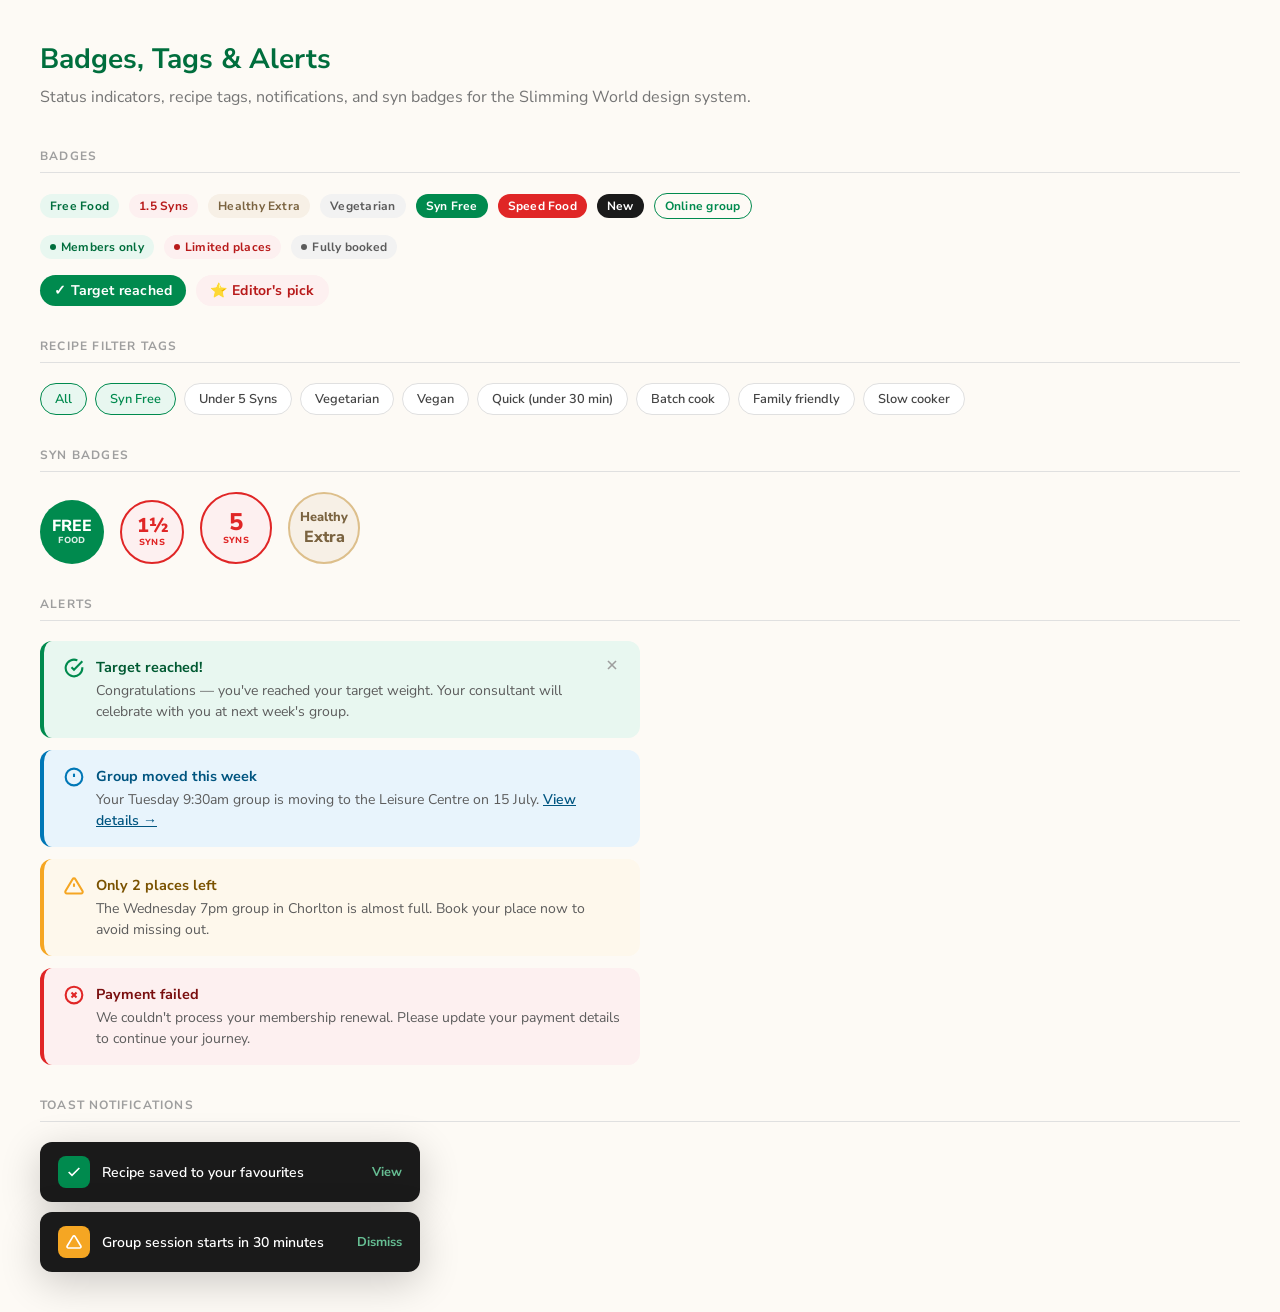
<file: design-system/components/badges-alerts.html>
<!-- @dsCard group="Components" -->
<!DOCTYPE html>
<html lang="en">
<head>
<meta charset="UTF-8">
<meta name="viewport" content="width=device-width, initial-scale=1.0">
<title>Badges & Alerts — Slimming World Design System</title>
<link href="https://fonts.googleapis.com/css2?family=Nunito+Sans:wght@400;600;700;800&display=swap" rel="stylesheet">
<style>
  *, *::before, *::after { box-sizing: border-box; margin: 0; padding: 0; }
  body { font-family: 'Nunito Sans', sans-serif; background: #fdfaf5; color: #1a1a1a; padding: 40px; }
  h1 { font-size: 1.75rem; font-weight: 700; color: #006e3d; margin-bottom: 8px; }
  .subtitle { color: #757575; margin-bottom: 40px; }
  .section-title { font-size: 0.75rem; font-weight: 700; text-transform: uppercase; letter-spacing: 0.1em; color: #9e9e9e; border-bottom: 1px solid #e0e0e0; padding-bottom: 8px; margin: 32px 0 20px; }
  .row { display: flex; flex-wrap: wrap; align-items: center; gap: 10px; margin-bottom: 16px; }

  /* Badges */
  .badge { display:inline-flex; align-items:center; gap:5px; font-size:0.75rem; font-weight:700; padding:4px 10px; border-radius:9999px; letter-spacing:0.02em; }
  .badge-green   { background:#e8f7f0; color:#006e3d; }
  .badge-red     { background:#fdf0f0; color:#b81a1a; }
  .badge-cream   { background:#f7f0e6; color:#7a6340; }
  .badge-grey    { background:#f2f2f2; color:#5c5c5c; }
  .badge-green-solid  { background:#008a4e; color:#fff; }
  .badge-red-solid    { background:#e02626; color:#fff; }
  .badge-dark    { background:#1a1a1a; color:#fff; }
  .badge-outline { background:transparent; border:1.5px solid #008a4e; color:#008a4e; }
  .badge-lg { font-size:0.875rem; padding:6px 14px; }
  .badge-dot::before { content:''; width:6px; height:6px; border-radius:50%; background:currentColor; flex-shrink:0; }

  /* Tags (recipe) */
  .tag-group { display:flex; flex-wrap:wrap; gap:8px; }
  .tag { display:inline-flex; align-items:center; gap:6px; font-size:0.8rem; font-weight:600; padding:6px 14px; border-radius:9999px; cursor:pointer; transition:all 150ms; }
  .tag-default { background:#fff; border:1.5px solid #e0e0e0; color:#444; }
  .tag-default:hover { border-color:#008a4e; color:#008a4e; }
  .tag-active { background:#e8f7f0; border:1.5px solid #008a4e; color:#008a4e; }

  /* Alerts */
  .alert { display:flex; gap:12px; padding:16px 20px; border-radius:12px; border-left:4px solid; margin-bottom:12px; }
  .alert-success { background:#e8f7f0; border-color:#008a4e; }
  .alert-warning { background:#fef8ec; border-color:#f5a623; }
  .alert-error   { background:#fdf0f0; border-color:#e02626; }
  .alert-info    { background:#e8f4fc; border-color:#0077b6; }
  .alert-icon { flex-shrink:0; margin-top:1px; }
  .alert-body .title { font-weight:700; font-size:0.9rem; margin-bottom:3px; }
  .alert-body .msg { font-size:0.875rem; color:#5c5c5c; line-height:1.5; }
  .alert-success .title { color:#005a32; }
  .alert-warning .title { color:#7a5200; }
  .alert-error   .title { color:#7a0f0f; }
  .alert-info    .title { color:#005580; }
  .alert-close { margin-left:auto; color:#9e9e9e; cursor:pointer; flex-shrink:0; }

  /* Syn counter badge */
  .syn-badge { display:inline-flex; flex-direction:column; align-items:center; justify-content:center; width:64px; height:64px; border-radius:50%; font-weight:800; }
  .syn-free { background:#008a4e; color:#fff; }
  .syn-free .num { font-size:1rem; line-height:1; }
  .syn-free .label { font-size:0.55rem; text-transform:uppercase; letter-spacing:0.05em; opacity:0.85; }
  .syn-count { background:#fdf0f0; border:2px solid #e02626; color:#e02626; }
  .syn-count .num { font-size:1.25rem; line-height:1; }
  .syn-count .label { font-size:0.55rem; text-transform:uppercase; letter-spacing:0.05em; }

  /* Toast */
  .toast { display:flex; align-items:center; gap:12px; background:#1a1a1a; color:#fff; padding:14px 18px; border-radius:12px; max-width:380px; box-shadow:0 10px 40px rgba(0,0,0,0.2); }
  .toast-icon { width:32px; height:32px; border-radius:8px; display:flex; align-items:center; justify-content:center; flex-shrink:0; }
  .toast-msg { font-size:0.875rem; font-weight:600; flex:1; }
  .toast-action { font-size:0.8rem; font-weight:700; color:#66be93; cursor:pointer; white-space:nowrap; }
</style>
</head>
<body>
<h1>Badges, Tags & Alerts</h1>
<p class="subtitle">Status indicators, recipe tags, notifications, and syn badges for the Slimming World design system.</p>

<div class="section-title">Badges</div>
<div class="row">
  <span class="badge badge-green">Free Food</span>
  <span class="badge badge-red">1.5 Syns</span>
  <span class="badge badge-cream">Healthy Extra</span>
  <span class="badge badge-grey">Vegetarian</span>
  <span class="badge badge-green-solid">Syn Free</span>
  <span class="badge badge-red-solid">Speed Food</span>
  <span class="badge badge-dark">New</span>
  <span class="badge badge-outline">Online group</span>
</div>
<div class="row">
  <span class="badge badge-green badge-dot">Members only</span>
  <span class="badge badge-red badge-dot">Limited places</span>
  <span class="badge badge-grey badge-dot">Fully booked</span>
</div>
<div class="row">
  <span class="badge badge-green-solid badge-lg">✓ Target reached</span>
  <span class="badge badge-red badge-lg">⭐ Editor's pick</span>
</div>

<div class="section-title">Recipe Filter Tags</div>
<div class="tag-group">
  <div class="tag tag-active">All</div>
  <div class="tag tag-active">Syn Free</div>
  <div class="tag tag-default">Under 5 Syns</div>
  <div class="tag tag-default">Vegetarian</div>
  <div class="tag tag-default">Vegan</div>
  <div class="tag tag-default">Quick (under 30 min)</div>
  <div class="tag tag-default">Batch cook</div>
  <div class="tag tag-default">Family friendly</div>
  <div class="tag tag-default">Slow cooker</div>
</div>

<div class="section-title">Syn Badges</div>
<div class="row" style="gap:16px; align-items:flex-end">
  <div>
    <div class="syn-badge syn-free"><div class="num">FREE</div><div class="label">Food</div></div>
  </div>
  <div>
    <div class="syn-badge syn-count"><div class="num">1½</div><div class="label">Syns</div></div>
  </div>
  <div>
    <div class="syn-badge syn-count" style="width:72px;height:72px"><div class="num" style="font-size:1.5rem">5</div><div class="label">Syns</div></div>
  </div>
  <div>
    <div class="syn-badge" style="background:#f7f0e6;color:#7a6340;border:2px solid #ddbf8b;width:72px;height:72px"><div class="num" style="font-size:0.8rem">Healthy</div><div class="label">Extra</div></div>
  </div>
</div>

<div class="section-title">Alerts</div>
<div style="max-width:600px">
  <div class="alert alert-success">
    <svg class="alert-icon" width="20" height="20" viewBox="0 0 24 24" fill="none" stroke="#008a4e" stroke-width="2.5"><path d="M22 11.08V12a10 10 0 1 1-5.93-9.14"/><polyline points="22 4 12 14.01 9 11.01"/></svg>
    <div class="alert-body">
      <div class="title">Target reached!</div>
      <div class="msg">Congratulations — you've reached your target weight. Your consultant will celebrate with you at next week's group.</div>
    </div>
    <svg class="alert-close" width="16" height="16" viewBox="0 0 24 24" fill="none" stroke="currentColor" stroke-width="2.5"><line x1="18" y1="6" x2="6" y2="18"/><line x1="6" y1="6" x2="18" y2="18"/></svg>
  </div>

  <div class="alert alert-info">
    <svg class="alert-icon" width="20" height="20" viewBox="0 0 24 24" fill="none" stroke="#0077b6" stroke-width="2.5"><circle cx="12" cy="12" r="10"/><line x1="12" y1="8" x2="12" y2="12"/><line x1="12" y1="16" x2="12.01" y2="16"/></svg>
    <div class="alert-body">
      <div class="title">Group moved this week</div>
      <div class="msg">Your Tuesday 9:30am group is moving to the Leisure Centre on 15 July. <a href="#" style="color:#005580;font-weight:600">View details →</a></div>
    </div>
  </div>

  <div class="alert alert-warning">
    <svg class="alert-icon" width="20" height="20" viewBox="0 0 24 24" fill="none" stroke="#f5a623" stroke-width="2.5"><path d="M10.29 3.86L1.82 18a2 2 0 0 0 1.71 3h16.94a2 2 0 0 0 1.71-3L13.71 3.86a2 2 0 0 0-3.42 0z"/><line x1="12" y1="9" x2="12" y2="13"/><line x1="12" y1="17" x2="12.01" y2="17"/></svg>
    <div class="alert-body">
      <div class="title">Only 2 places left</div>
      <div class="msg">The Wednesday 7pm group in Chorlton is almost full. Book your place now to avoid missing out.</div>
    </div>
  </div>

  <div class="alert alert-error">
    <svg class="alert-icon" width="20" height="20" viewBox="0 0 24 24" fill="none" stroke="#e02626" stroke-width="2.5"><circle cx="12" cy="12" r="10"/><line x1="15" y1="9" x2="9" y2="15"/><line x1="9" y1="9" x2="15" y2="15"/></svg>
    <div class="alert-body">
      <div class="title">Payment failed</div>
      <div class="msg">We couldn't process your membership renewal. Please update your payment details to continue your journey.</div>
    </div>
  </div>
</div>

<div class="section-title">Toast Notifications</div>
<div style="display:flex;flex-direction:column;gap:10px;">
  <div class="toast">
    <div class="toast-icon" style="background:#008a4e"><svg width="16" height="16" viewBox="0 0 24 24" fill="none" stroke="white" stroke-width="2.5"><polyline points="20 6 9 17 4 12"/></svg></div>
    <span class="toast-msg">Recipe saved to your favourites</span>
    <span class="toast-action">View</span>
  </div>
  <div class="toast">
    <div class="toast-icon" style="background:#f5a623"><svg width="16" height="16" viewBox="0 0 24 24" fill="none" stroke="white" stroke-width="2.5"><path d="M10.29 3.86L1.82 18a2 2 0 0 0 1.71 3h16.94a2 2 0 0 0 1.71-3L13.71 3.86a2 2 0 0 0-3.42 0z"/></svg></div>
    <span class="toast-msg">Group session starts in 30 minutes</span>
    <span class="toast-action">Dismiss</span>
  </div>
</div>
</body>
</html>
</file>
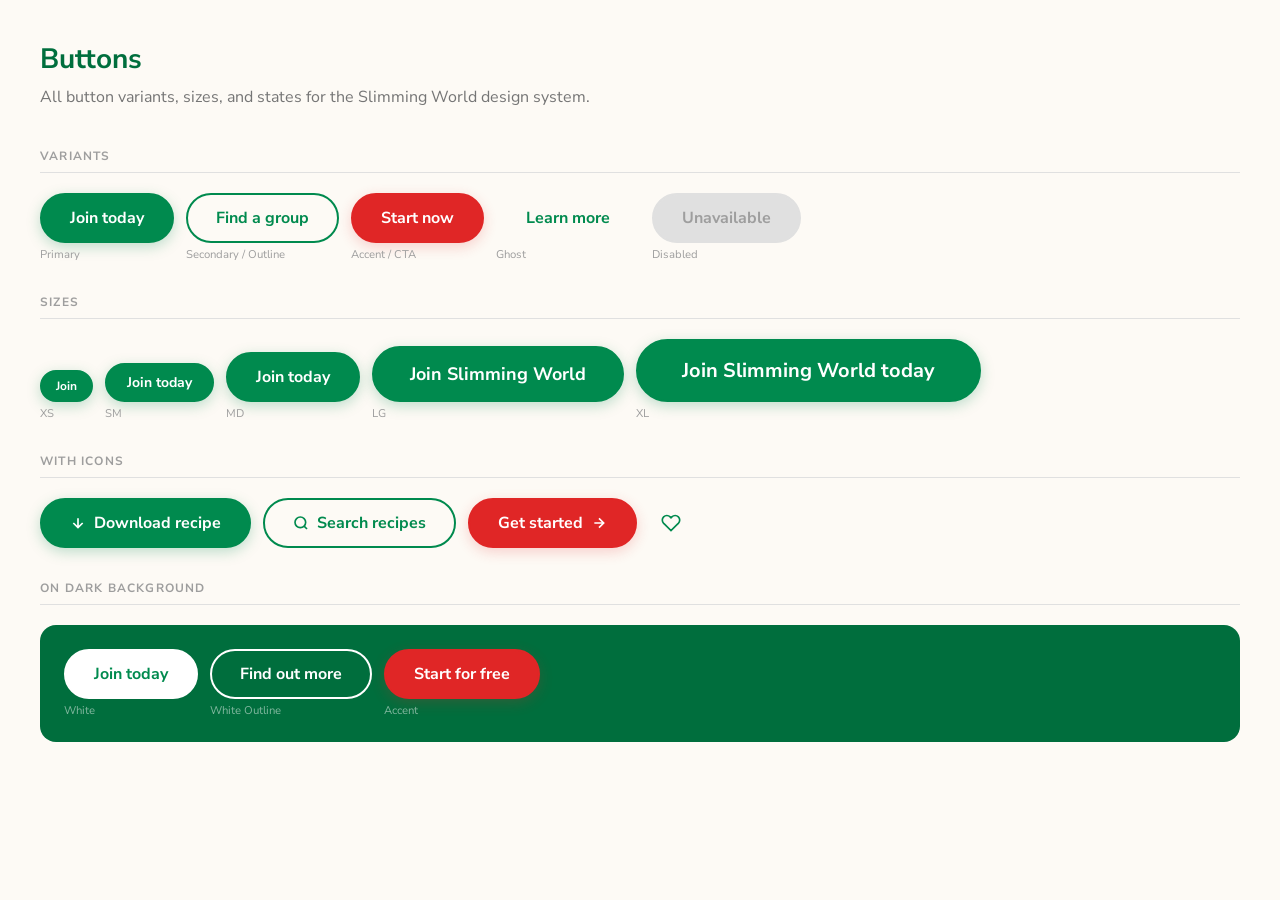
<file: design-system/components/buttons.html>
<!-- @dsCard group="Components" -->
<!DOCTYPE html>
<html lang="en">
<head>
<meta charset="UTF-8">
<meta name="viewport" content="width=device-width, initial-scale=1.0">
<title>Buttons — Slimming World Design System</title>
<link href="https://fonts.googleapis.com/css2?family=Nunito+Sans:wght@400;600;700;800&display=swap" rel="stylesheet">
<style>
  *, *::before, *::after { box-sizing: border-box; margin: 0; padding: 0; }
  body { font-family: 'Nunito Sans', sans-serif; background: #fdfaf5; color: #1a1a1a; padding: 40px; }
  h1 { font-size: 1.75rem; font-weight: 700; color: #006e3d; margin-bottom: 8px; }
  .subtitle { color: #757575; margin-bottom: 40px; }
  .section-title { font-size: 0.75rem; font-weight: 700; text-transform: uppercase; letter-spacing: 0.1em; color: #9e9e9e; border-bottom: 1px solid #e0e0e0; padding-bottom: 8px; margin: 32px 0 20px; }
  .row { display: flex; flex-wrap: wrap; align-items: center; gap: 12px; margin-bottom: 16px; }

  /* Base button */
  .btn {
    display: inline-flex; align-items: center; justify-content: center; gap: 8px;
    font-family: 'Nunito Sans', sans-serif; font-weight: 700; cursor: pointer;
    border: 2px solid transparent; border-radius: 9999px;
    transition: all 200ms cubic-bezier(0.4,0,0.2,1);
    text-decoration: none; white-space: nowrap;
  }

  /* Sizes */
  .btn-xs  { font-size: 0.75rem;  padding: 6px 14px; }
  .btn-sm  { font-size: 0.875rem; padding: 8px 20px; }
  .btn-md  { font-size: 1rem;     padding: 12px 28px; }
  .btn-lg  { font-size: 1.125rem; padding: 14px 36px; }
  .btn-xl  { font-size: 1.25rem;  padding: 16px 44px; }

  /* Primary */
  .btn-primary { background:#008a4e; border-color:#008a4e; color:#fff; box-shadow:0 4px 14px rgba(0,138,78,0.25); }
  .btn-primary:hover { background:#006e3d; border-color:#006e3d; transform:translateY(-1px); box-shadow:0 6px 20px rgba(0,138,78,0.35); }
  .btn-primary:active { transform:translateY(0); box-shadow:0 2px 8px rgba(0,138,78,0.2); }

  /* Secondary (outline) */
  .btn-secondary { background:transparent; border-color:#008a4e; color:#008a4e; }
  .btn-secondary:hover { background:#e8f7f0; }

  /* Accent / CTA */
  .btn-accent { background:#e02626; border-color:#e02626; color:#fff; box-shadow:0 4px 14px rgba(224,38,38,0.2); }
  .btn-accent:hover { background:#b81a1a; border-color:#b81a1a; transform:translateY(-1px); box-shadow:0 6px 20px rgba(224,38,38,0.3); }

  /* Ghost */
  .btn-ghost { background:transparent; border-color:transparent; color:#008a4e; }
  .btn-ghost:hover { background:#e8f7f0; border-color:#e8f7f0; }

  /* White (for dark backgrounds) */
  .btn-white { background:#fff; border-color:#fff; color:#008a4e; font-weight:700; }
  .btn-white:hover { background:#f2f2f2; }

  /* White Outline */
  .btn-white-outline { background:transparent; border-color:#fff; color:#fff; }
  .btn-white-outline:hover { background:rgba(255,255,255,0.1); }

  /* Disabled */
  .btn-disabled { background:#e0e0e0; border-color:#e0e0e0; color:#9e9e9e; cursor:not-allowed; }

  /* Icon only */
  .btn-icon { padding:10px; border-radius:50%; }

  /* Dark bg showcase */
  .dark-bg { background:#006e3d; border-radius:16px; padding:24px; display:flex; flex-wrap:wrap; gap:12px; align-items:center; }

  .tag { font-size:0.7rem; color:#9e9e9e; margin-top:4px; }
</style>
</head>
<body>
<h1>Buttons</h1>
<p class="subtitle">All button variants, sizes, and states for the Slimming World design system.</p>

<div class="section-title">Variants</div>
<div class="row">
  <div>
    <button class="btn btn-primary btn-md">Join today</button>
    <div class="tag">Primary</div>
  </div>
  <div>
    <button class="btn btn-secondary btn-md">Find a group</button>
    <div class="tag">Secondary / Outline</div>
  </div>
  <div>
    <button class="btn btn-accent btn-md">Start now</button>
    <div class="tag">Accent / CTA</div>
  </div>
  <div>
    <button class="btn btn-ghost btn-md">Learn more</button>
    <div class="tag">Ghost</div>
  </div>
  <div>
    <button class="btn btn-disabled btn-md" disabled>Unavailable</button>
    <div class="tag">Disabled</div>
  </div>
</div>

<div class="section-title">Sizes</div>
<div class="row" style="align-items:flex-end">
  <div><button class="btn btn-primary btn-xs">Join</button><div class="tag">XS</div></div>
  <div><button class="btn btn-primary btn-sm">Join today</button><div class="tag">SM</div></div>
  <div><button class="btn btn-primary btn-md">Join today</button><div class="tag">MD</div></div>
  <div><button class="btn btn-primary btn-lg">Join Slimming World</button><div class="tag">LG</div></div>
  <div><button class="btn btn-primary btn-xl">Join Slimming World today</button><div class="tag">XL</div></div>
</div>

<div class="section-title">With Icons</div>
<div class="row">
  <button class="btn btn-primary btn-md">
    <svg width="16" height="16" viewBox="0 0 24 24" fill="none" stroke="currentColor" stroke-width="2.5"><path d="M12 5v14M5 12l7 7 7-7"/></svg>
    Download recipe
  </button>
  <button class="btn btn-secondary btn-md">
    <svg width="16" height="16" viewBox="0 0 24 24" fill="none" stroke="currentColor" stroke-width="2.5"><circle cx="11" cy="11" r="8"/><path d="m21 21-4.35-4.35"/></svg>
    Search recipes
  </button>
  <button class="btn btn-accent btn-md">
    Get started
    <svg width="16" height="16" viewBox="0 0 24 24" fill="none" stroke="currentColor" stroke-width="2.5"><path d="M5 12h14M12 5l7 7-7 7"/></svg>
  </button>
  <button class="btn btn-ghost btn-icon" title="Favourite">
    <svg width="20" height="20" viewBox="0 0 24 24" fill="none" stroke="#008a4e" stroke-width="2"><path d="M20.84 4.61a5.5 5.5 0 0 0-7.78 0L12 5.67l-1.06-1.06a5.5 5.5 0 0 0-7.78 7.78l1.06 1.06L12 21.23l7.78-7.78 1.06-1.06a5.5 5.5 0 0 0 0-7.78z"/></svg>
  </button>
</div>

<div class="section-title">On Dark Background</div>
<div class="dark-bg">
  <div>
    <button class="btn btn-white btn-md">Join today</button>
    <div class="tag" style="color:rgba(255,255,255,0.5)">White</div>
  </div>
  <div>
    <button class="btn btn-white-outline btn-md">Find out more</button>
    <div class="tag" style="color:rgba(255,255,255,0.5)">White Outline</div>
  </div>
  <div>
    <button class="btn btn-accent btn-md">Start for free</button>
    <div class="tag" style="color:rgba(255,255,255,0.5)">Accent</div>
  </div>
</div>
</body>
</html>
</file>
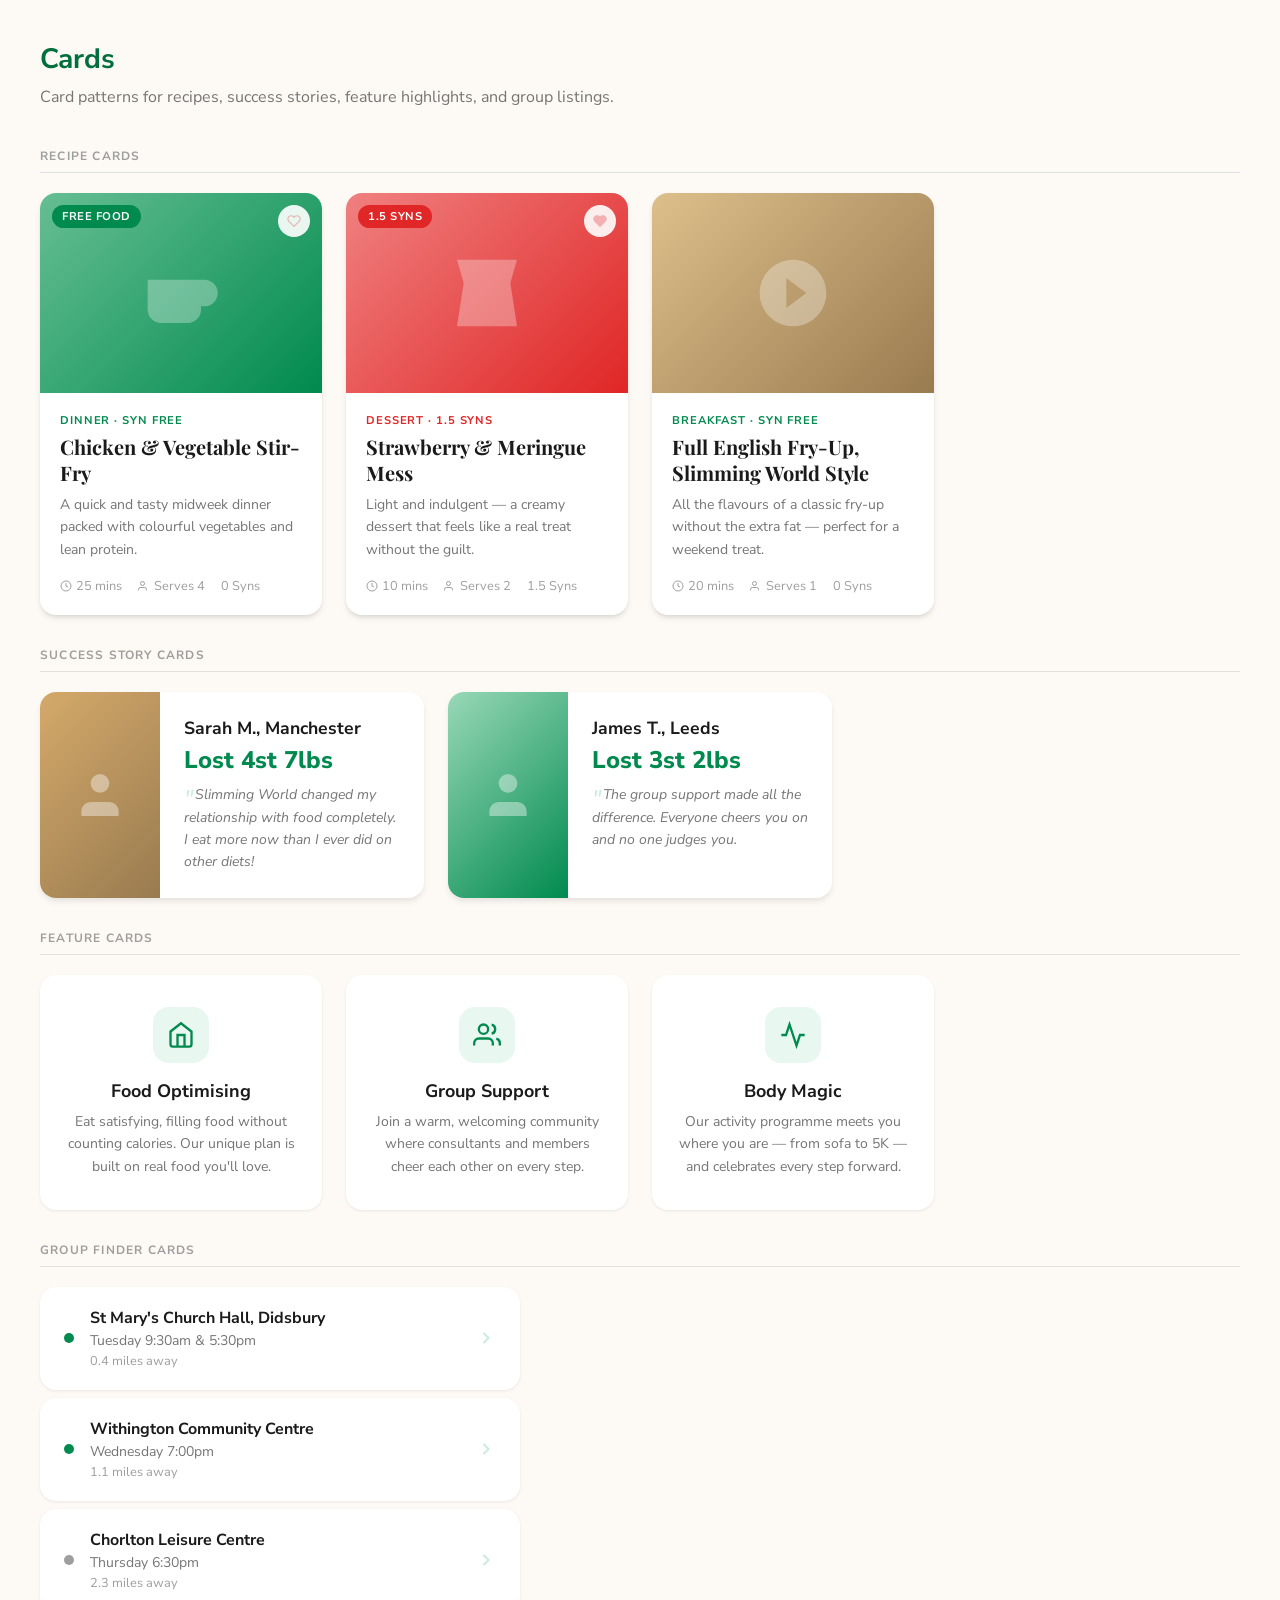
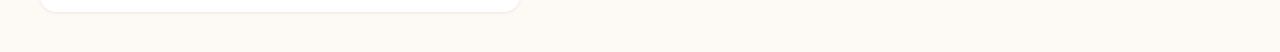
<file: design-system/components/cards.html>
<!-- @dsCard group="Components" -->
<!DOCTYPE html>
<html lang="en">
<head>
<meta charset="UTF-8">
<meta name="viewport" content="width=device-width, initial-scale=1.0">
<title>Cards — Slimming World Design System</title>
<link href="https://fonts.googleapis.com/css2?family=Playfair+Display:wght@700&family=Nunito+Sans:wght@400;600;700;800&display=swap" rel="stylesheet">
<style>
  *, *::before, *::after { box-sizing: border-box; margin: 0; padding: 0; }
  body { font-family: 'Nunito Sans', sans-serif; background: #fdfaf5; color: #1a1a1a; padding: 40px; }
  h1 { font-size: 1.75rem; font-weight: 700; color: #006e3d; margin-bottom: 8px; }
  .subtitle { color: #757575; margin-bottom: 40px; }
  .section-title { font-size: 0.75rem; font-weight: 700; text-transform: uppercase; letter-spacing: 0.1em; color: #9e9e9e; border-bottom: 1px solid #e0e0e0; padding-bottom: 8px; margin: 32px 0 20px; }
  .grid { display: grid; grid-template-columns: repeat(auto-fill, minmax(280px, 1fr)); gap: 24px; }
  .grid-2 { display: grid; grid-template-columns: repeat(auto-fill, minmax(360px, 1fr)); gap: 24px; }

  /* Recipe Card */
  .recipe-card { background: #fff; border-radius: 16px; overflow: hidden; box-shadow: 0 4px 6px -1px rgba(0,0,0,0.10), 0 2px 4px -2px rgba(0,0,0,0.10); transition: all 250ms cubic-bezier(0.4,0,0.2,1); cursor:pointer; }
  .recipe-card:hover { transform: translateY(-4px); box-shadow: 0 20px 25px -5px rgba(0,0,0,0.10), 0 8px 10px -6px rgba(0,0,0,0.10); }
  .recipe-card .img { height: 200px; background: linear-gradient(135deg, #66be93 0%, #008a4e 100%); position:relative; display:flex; align-items:center; justify-content:center; }
  .recipe-card .img svg { opacity:0.3; }
  .recipe-card .badge { position:absolute; top:12px; left:12px; background:#008a4e; color:#fff; font-size:0.7rem; font-weight:700; padding:4px 10px; border-radius:9999px; text-transform:uppercase; letter-spacing:0.05em; }
  .recipe-card .fav { position:absolute; top:12px; right:12px; background:rgba(255,255,255,0.9); border-radius:50%; width:32px; height:32px; display:flex; align-items:center; justify-content:center; }
  .recipe-card .body { padding: 20px; }
  .recipe-card .tag { font-size: 0.7rem; font-weight: 700; text-transform: uppercase; letter-spacing: 0.08em; color: #008a4e; margin-bottom: 6px; }
  .recipe-card h3 { font-family: 'Playfair Display', serif; font-size: 1.25rem; font-weight: 700; line-height: 1.3; margin-bottom: 8px; }
  .recipe-card .desc { font-size: 0.875rem; color: #757575; line-height: 1.6; margin-bottom: 16px; }
  .recipe-card .meta { display:flex; gap:16px; font-size:0.8rem; color:#9e9e9e; }
  .recipe-card .meta span { display:flex; align-items:center; gap:4px; }

  /* Success Story Card */
  .story-card { background: #fff; border-radius: 16px; overflow: hidden; box-shadow: 0 4px 6px -1px rgba(0,0,0,0.10); display:flex; gap:0; }
  .story-card .avatar { width: 120px; flex-shrink:0; background: linear-gradient(135deg, #d4a96a 0%, #997b50 100%); display:flex; align-items:center; justify-content:center; }
  .story-card .avatar svg { opacity:0.4; }
  .story-card .body { padding: 24px; }
  .story-card .name { font-weight: 700; font-size: 1.1rem; margin-bottom: 4px; }
  .story-card .loss { font-size: 1.5rem; font-weight: 800; color: #008a4e; margin-bottom: 8px; }
  .story-card .quote { font-size: 0.875rem; color: #757575; line-height: 1.6; font-style: italic; }
  .story-card .quote::before { content: '"'; font-size: 1.5rem; color: #ccecdb; line-height:0; vertical-align:-8px; margin-right:2px; }

  /* Info / Feature Card */
  .feature-card { background: #fff; border-radius: 16px; padding: 32px 24px; box-shadow: 0 1px 3px rgba(0,0,0,0.08); text-align:center; }
  .feature-card .icon { width: 56px; height: 56px; border-radius: 16px; background: #e8f7f0; display:flex; align-items:center; justify-content:center; margin: 0 auto 16px; }
  .feature-card h3 { font-size: 1.125rem; font-weight: 700; margin-bottom: 8px; }
  .feature-card p { font-size: 0.875rem; color: #757575; line-height: 1.6; }

  /* Group Finder Card */
  .group-card { background: #fff; border-radius: 16px; padding: 20px 24px; box-shadow: 0 1px 3px rgba(0,0,0,0.08); display:flex; align-items:center; gap:16px; cursor:pointer; transition:all 200ms; }
  .group-card:hover { box-shadow: 0 4px 14px rgba(0,138,78,0.2); }
  .group-card .dot { width:10px; height:10px; border-radius:50%; background:#008a4e; flex-shrink:0; }
  .group-card .info .venue { font-weight:700; font-size:1rem; }
  .group-card .info .time { font-size:0.875rem; color:#757575; margin-top:2px; }
  .group-card .info .dist { font-size:0.8rem; color:#9e9e9e; margin-top:2px; }
  .group-card .chevron { margin-left:auto; color:#ccecdb; }
</style>
</head>
<body>
<h1>Cards</h1>
<p class="subtitle">Card patterns for recipes, success stories, feature highlights, and group listings.</p>

<div class="section-title">Recipe Cards</div>
<div class="grid">
  <div class="recipe-card">
    <div class="img">
      <svg width="80" height="80" viewBox="0 0 24 24" fill="white"><path d="M18 8h1a4 4 0 0 1 0 8h-1"/><path d="M2 8h16v9a4 4 0 0 1-4 4H6a4 4 0 0 1-4-4V8z"/><line x1="6" y1="1" x2="6" y2="4"/><line x1="10" y1="1" x2="10" y2="4"/><line x1="14" y1="1" x2="14" y2="4"/></svg>
      <div class="badge">Free Food</div>
      <div class="fav"><svg width="14" height="14" viewBox="0 0 24 24" fill="none" stroke="#e02626" stroke-width="2"><path d="M20.84 4.61a5.5 5.5 0 0 0-7.78 0L12 5.67l-1.06-1.06a5.5 5.5 0 0 0-7.78 7.78l1.06 1.06L12 21.23l7.78-7.78 1.06-1.06a5.5 5.5 0 0 0 0-7.78z"/></svg></div>
    </div>
    <div class="body">
      <div class="tag">Dinner · Syn Free</div>
      <h3>Chicken &amp; Vegetable Stir-Fry</h3>
      <p class="desc">A quick and tasty midweek dinner packed with colourful vegetables and lean protein.</p>
      <div class="meta">
        <span><svg width="12" height="12" viewBox="0 0 24 24" fill="none" stroke="currentColor" stroke-width="2"><circle cx="12" cy="12" r="10"/><polyline points="12 6 12 12 16 14"/></svg> 25 mins</span>
        <span><svg width="12" height="12" viewBox="0 0 24 24" fill="none" stroke="currentColor" stroke-width="2"><path d="M17 21v-2a4 4 0 0 0-4-4H5a4 4 0 0 0-4 4v2"/><circle cx="9" cy="7" r="4"/></svg> Serves 4</span>
        <span>0 Syns</span>
      </div>
    </div>
  </div>

  <div class="recipe-card">
    <div class="img" style="background:linear-gradient(135deg,#f08080 0%,#e02626 100%)">
      <svg width="80" height="80" viewBox="0 0 24 24" fill="white"><path d="M3 2h18l-2 7H5L3 2zM5 9l-2 13h18L19 9"/></svg>
      <div class="badge" style="background:#e02626">1.5 Syns</div>
      <div class="fav"><svg width="14" height="14" viewBox="0 0 24 24" fill="#e02626" stroke="#e02626" stroke-width="2"><path d="M20.84 4.61a5.5 5.5 0 0 0-7.78 0L12 5.67l-1.06-1.06a5.5 5.5 0 0 0-7.78 7.78l1.06 1.06L12 21.23l7.78-7.78 1.06-1.06a5.5 5.5 0 0 0 0-7.78z"/></svg></div>
    </div>
    <div class="body">
      <div class="tag" style="color:#e02626">Dessert · 1.5 Syns</div>
      <h3>Strawberry &amp; Meringue Mess</h3>
      <p class="desc">Light and indulgent — a creamy dessert that feels like a real treat without the guilt.</p>
      <div class="meta">
        <span><svg width="12" height="12" viewBox="0 0 24 24" fill="none" stroke="currentColor" stroke-width="2"><circle cx="12" cy="12" r="10"/><polyline points="12 6 12 12 16 14"/></svg> 10 mins</span>
        <span><svg width="12" height="12" viewBox="0 0 24 24" fill="none" stroke="currentColor" stroke-width="2"><path d="M17 21v-2a4 4 0 0 0-4-4H5a4 4 0 0 0-4 4v2"/><circle cx="9" cy="7" r="4"/></svg> Serves 2</span>
        <span>1.5 Syns</span>
      </div>
    </div>
  </div>

  <div class="recipe-card">
    <div class="img" style="background:linear-gradient(135deg,#ddbf8b 0%,#997b50 100%)">
      <svg width="80" height="80" viewBox="0 0 24 24" fill="white"><path d="M12 2C6.48 2 2 6.48 2 12s4.48 10 10 10 10-4.48 10-10S17.52 2 12 2zm-2 14.5v-9l6 4.5-6 4.5z"/></svg>
    </div>
    <div class="body">
      <div class="tag">Breakfast · Syn Free</div>
      <h3>Full English Fry-Up, Slimming World Style</h3>
      <p class="desc">All the flavours of a classic fry-up without the extra fat — perfect for a weekend treat.</p>
      <div class="meta">
        <span><svg width="12" height="12" viewBox="0 0 24 24" fill="none" stroke="currentColor" stroke-width="2"><circle cx="12" cy="12" r="10"/><polyline points="12 6 12 12 16 14"/></svg> 20 mins</span>
        <span><svg width="12" height="12" viewBox="0 0 24 24" fill="none" stroke="currentColor" stroke-width="2"><path d="M17 21v-2a4 4 0 0 0-4-4H5a4 4 0 0 0-4 4v2"/><circle cx="9" cy="7" r="4"/></svg> Serves 1</span>
        <span>0 Syns</span>
      </div>
    </div>
  </div>
</div>

<div class="section-title">Success Story Cards</div>
<div class="grid-2">
  <div class="story-card">
    <div class="avatar">
      <svg width="56" height="56" viewBox="0 0 24 24" fill="white"><path d="M20 21v-2a4 4 0 0 0-4-4H8a4 4 0 0 0-4 4v2"/><circle cx="12" cy="7" r="4"/></svg>
    </div>
    <div class="body">
      <div class="name">Sarah M., Manchester</div>
      <div class="loss">Lost 4st 7lbs</div>
      <div class="quote">Slimming World changed my relationship with food completely. I eat more now than I ever did on other diets!</div>
    </div>
  </div>
  <div class="story-card">
    <div class="avatar" style="background:linear-gradient(135deg,#99d8b8 0%,#008a4e 100%)">
      <svg width="56" height="56" viewBox="0 0 24 24" fill="white"><path d="M20 21v-2a4 4 0 0 0-4-4H8a4 4 0 0 0-4 4v2"/><circle cx="12" cy="7" r="4"/></svg>
    </div>
    <div class="body">
      <div class="name">James T., Leeds</div>
      <div class="loss">Lost 3st 2lbs</div>
      <div class="quote">The group support made all the difference. Everyone cheers you on and no one judges you.</div>
    </div>
  </div>
</div>

<div class="section-title">Feature Cards</div>
<div class="grid">
  <div class="feature-card">
    <div class="icon"><svg width="28" height="28" viewBox="0 0 24 24" fill="none" stroke="#008a4e" stroke-width="2"><path d="M3 9l9-7 9 7v11a2 2 0 0 1-2 2H5a2 2 0 0 1-2-2z"/><polyline points="9 22 9 12 15 12 15 22"/></svg></div>
    <h3>Food Optimising</h3>
    <p>Eat satisfying, filling food without counting calories. Our unique plan is built on real food you'll love.</p>
  </div>
  <div class="feature-card">
    <div class="icon"><svg width="28" height="28" viewBox="0 0 24 24" fill="none" stroke="#008a4e" stroke-width="2"><path d="M17 21v-2a4 4 0 0 0-4-4H5a4 4 0 0 0-4 4v2"/><circle cx="9" cy="7" r="4"/><path d="M23 21v-2a4 4 0 0 0-3-3.87"/><path d="M16 3.13a4 4 0 0 1 0 7.75"/></svg></div>
    <h3>Group Support</h3>
    <p>Join a warm, welcoming community where consultants and members cheer each other on every step.</p>
  </div>
  <div class="feature-card">
    <div class="icon"><svg width="28" height="28" viewBox="0 0 24 24" fill="none" stroke="#008a4e" stroke-width="2"><polyline points="22 12 18 12 15 21 9 3 6 12 2 12"/></svg></div>
    <h3>Body Magic</h3>
    <p>Our activity programme meets you where you are — from sofa to 5K — and celebrates every step forward.</p>
  </div>
</div>

<div class="section-title">Group Finder Cards</div>
<div style="max-width:480px;display:flex;flex-direction:column;gap:8px;">
  <div class="group-card">
    <div class="dot"></div>
    <div class="info">
      <div class="venue">St Mary's Church Hall, Didsbury</div>
      <div class="time">Tuesday 9:30am &amp; 5:30pm</div>
      <div class="dist">0.4 miles away</div>
    </div>
    <svg class="chevron" width="20" height="20" viewBox="0 0 24 24" fill="none" stroke="currentColor" stroke-width="2.5"><polyline points="9 18 15 12 9 6"/></svg>
  </div>
  <div class="group-card">
    <div class="dot"></div>
    <div class="info">
      <div class="venue">Withington Community Centre</div>
      <div class="time">Wednesday 7:00pm</div>
      <div class="dist">1.1 miles away</div>
    </div>
    <svg class="chevron" width="20" height="20" viewBox="0 0 24 24" fill="none" stroke="currentColor" stroke-width="2.5"><polyline points="9 18 15 12 9 6"/></svg>
  </div>
  <div class="group-card">
    <div class="dot" style="background:#9e9e9e"></div>
    <div class="info">
      <div class="venue">Chorlton Leisure Centre</div>
      <div class="time">Thursday 6:30pm</div>
      <div class="dist">2.3 miles away</div>
    </div>
    <svg class="chevron" width="20" height="20" viewBox="0 0 24 24" fill="none" stroke="currentColor" stroke-width="2.5"><polyline points="9 18 15 12 9 6"/></svg>
  </div>
</div>
</body>
</html>
</file>
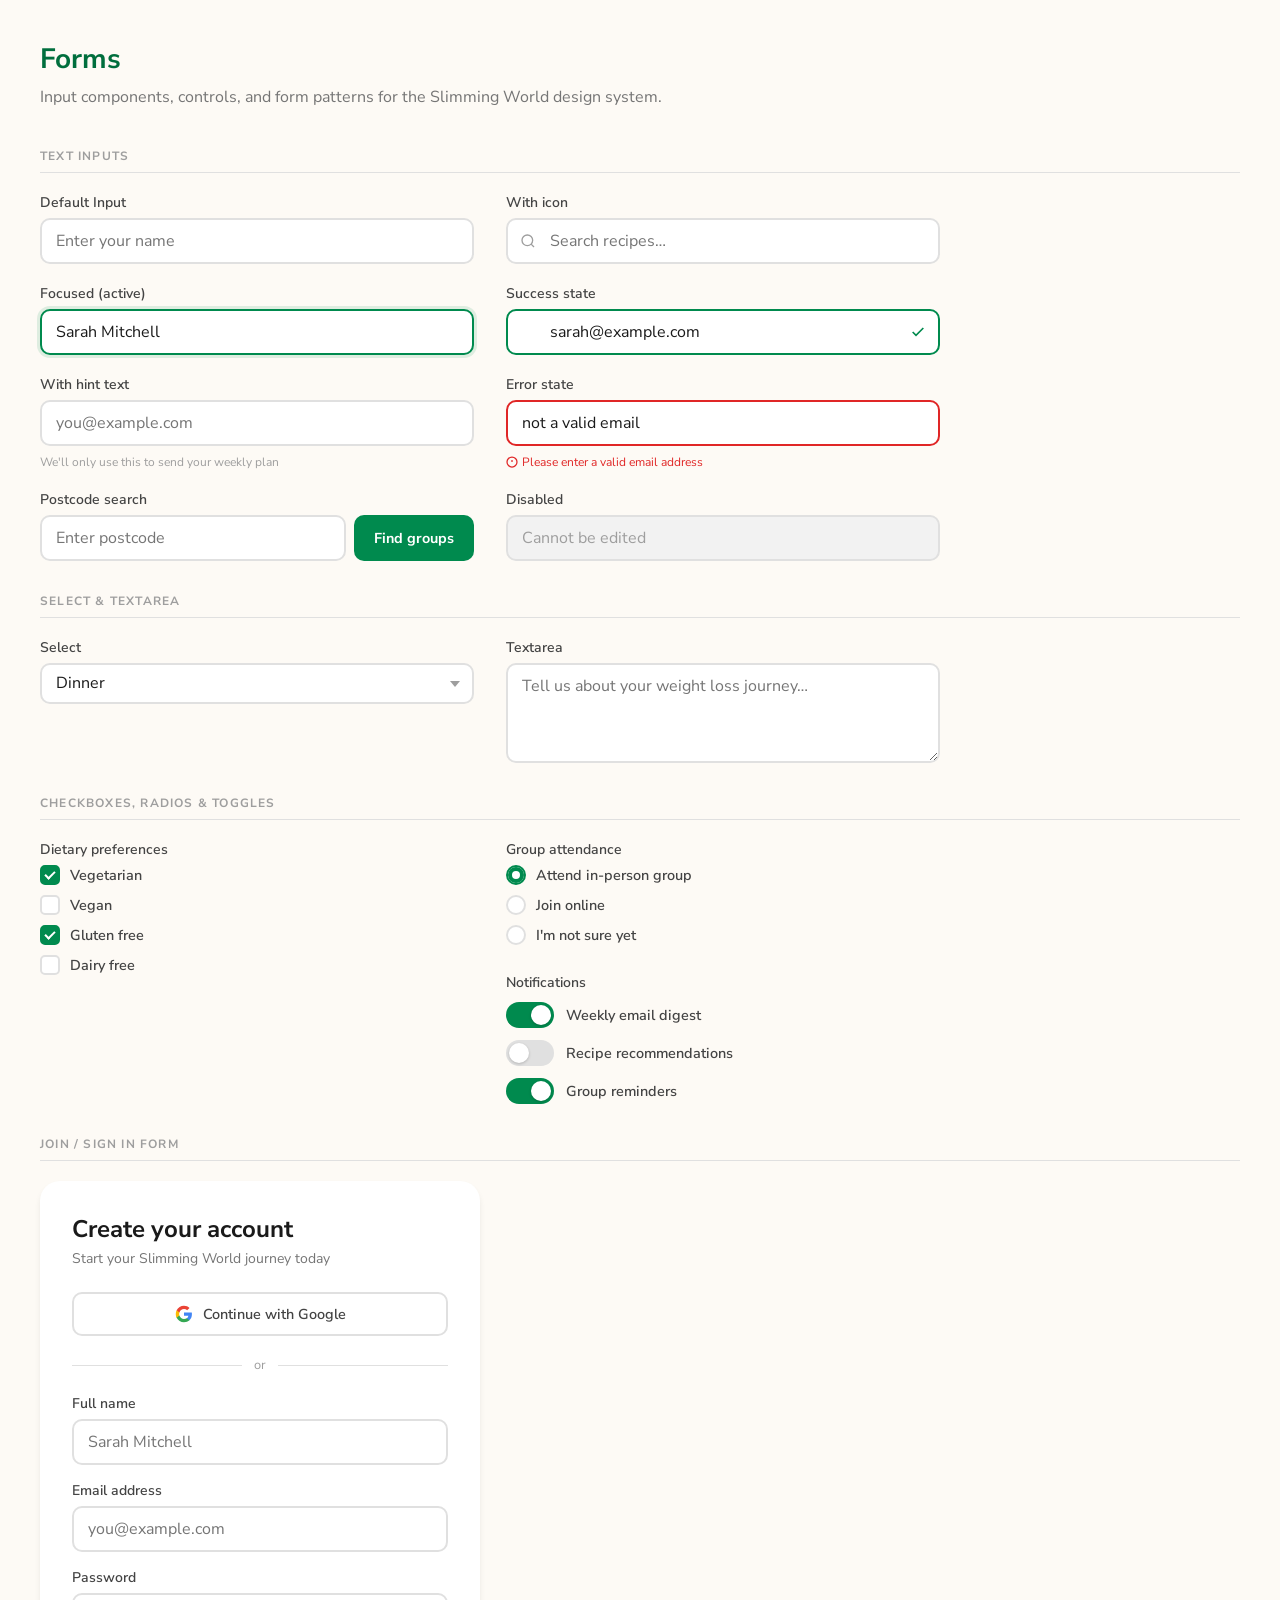
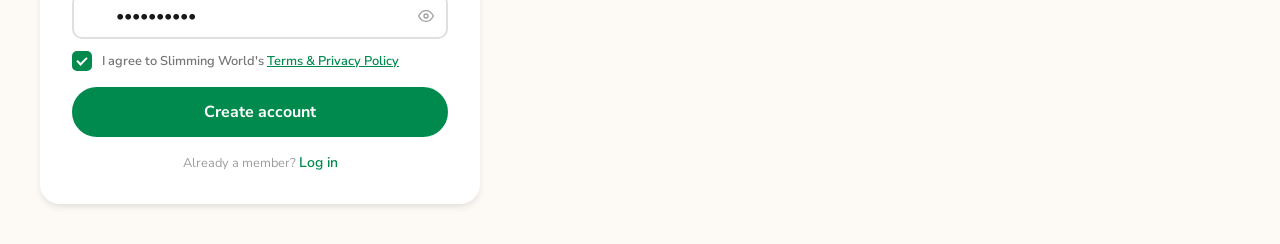
<file: design-system/components/forms.html>
<!-- @dsCard group="Components" -->
<!DOCTYPE html>
<html lang="en">
<head>
<meta charset="UTF-8">
<meta name="viewport" content="width=device-width, initial-scale=1.0">
<title>Forms — Slimming World Design System</title>
<link href="https://fonts.googleapis.com/css2?family=Nunito+Sans:wght@400;600;700;800&display=swap" rel="stylesheet">
<style>
  *, *::before, *::after { box-sizing: border-box; margin: 0; padding: 0; }
  body { font-family: 'Nunito Sans', sans-serif; background: #fdfaf5; color: #1a1a1a; padding: 40px; }
  h1 { font-size: 1.75rem; font-weight: 700; color: #006e3d; margin-bottom: 8px; }
  .subtitle { color: #757575; margin-bottom: 40px; }
  .section-title { font-size: 0.75rem; font-weight: 700; text-transform: uppercase; letter-spacing: 0.1em; color: #9e9e9e; border-bottom: 1px solid #e0e0e0; padding-bottom: 8px; margin: 32px 0 20px; }
  .grid { display: grid; grid-template-columns: 1fr 1fr; gap: 32px; max-width: 900px; }
  .form-col { display: flex; flex-direction: column; gap: 20px; }

  /* Field */
  .field { display:flex; flex-direction:column; gap:6px; }
  label { font-size:0.875rem; font-weight:600; color:#444; }
  .hint { font-size:0.75rem; color:#9e9e9e; margin-top:2px; }
  .error-msg { font-size:0.75rem; color:#e02626; margin-top:2px; display:flex; align-items:center; gap:4px; }

  input[type="text"], input[type="email"], input[type="password"], input[type="search"], input[type="tel"], select, textarea {
    width:100%; font-family:'Nunito Sans',sans-serif; font-size:1rem; color:#1a1a1a;
    background:#fff; border:2px solid #e0e0e0; border-radius:10px;
    padding:10px 14px; outline:none; transition:border-color 200ms, box-shadow 200ms;
    appearance:none; -webkit-appearance:none;
  }
  input:focus, select:focus, textarea:focus { border-color:#008a4e; box-shadow:0 0 0 3px rgba(0,138,78,0.12); }
  input.error, select.error, textarea.error { border-color:#e02626; }
  input.error:focus, select.error:focus { box-shadow:0 0 0 3px rgba(224,38,38,0.12); }
  input:disabled, select:disabled { background:#f2f2f2; color:#9e9e9e; cursor:not-allowed; }
  input.success { border-color:#008a4e; }
  textarea { resize:vertical; min-height:100px; }

  /* Input with icon */
  .input-wrap { position:relative; }
  .input-wrap input { padding-left:42px; }
  .input-wrap .input-icon { position:absolute; left:14px; top:50%; transform:translateY(-50%); color:#9e9e9e; }
  .input-wrap .input-suffix { position:absolute; right:14px; top:50%; transform:translateY(-50%); color:#9e9e9e; cursor:pointer; }

  /* Select wrapper */
  .select-wrap { position:relative; }
  .select-wrap::after { content:''; position:absolute; right:14px; top:50%; transform:translateY(-50%); width:0; height:0; border-left:5px solid transparent; border-right:5px solid transparent; border-top:6px solid #9e9e9e; pointer-events:none; }

  /* Checkbox / Radio */
  .check-group { display:flex; flex-direction:column; gap:10px; }
  .check-item { display:flex; align-items:center; gap:10px; cursor:pointer; }
  .check-item input[type="checkbox"], .check-item input[type="radio"] { width:20px; height:20px; flex-shrink:0; appearance:none; -webkit-appearance:none; background:#fff; border:2px solid #e0e0e0; border-radius:5px; transition:all 150ms; cursor:pointer; position:relative; }
  .check-item input[type="radio"] { border-radius:50%; }
  .check-item input[type="checkbox"]:checked { background:#008a4e; border-color:#008a4e; }
  .check-item input[type="radio"]:checked { border-color:#008a4e; box-shadow:inset 0 0 0 4px #008a4e; }
  .check-item input[type="checkbox"]:checked::after { content:''; position:absolute; left:5px; top:2px; width:6px; height:10px; border:2px solid #fff; border-top:none; border-left:none; transform:rotate(45deg); }
  .check-item .check-label { font-size:0.9rem; color:#444; }

  /* Toggle */
  .toggle-wrap { display:flex; align-items:center; gap:12px; cursor:pointer; }
  .toggle { position:relative; width:48px; height:26px; }
  .toggle input { opacity:0; width:0; height:0; }
  .toggle-slider { position:absolute; top:0; left:0; right:0; bottom:0; background:#e0e0e0; border-radius:13px; transition:background 200ms; }
  .toggle-slider::before { content:''; position:absolute; height:20px; width:20px; left:3px; bottom:3px; background:white; border-radius:50%; transition:transform 200ms; box-shadow:0 1px 3px rgba(0,0,0,0.2); }
  .toggle input:checked + .toggle-slider { background:#008a4e; }
  .toggle input:checked + .toggle-slider::before { transform:translateX(22px); }
  .toggle-label { font-size:0.9rem; font-weight:600; color:#444; }

  /* Postcode search */
  .postcode-search { display:flex; gap:8px; }
  .postcode-search input { flex:1; }
  .postcode-search button { background:#008a4e; color:#fff; border:none; border-radius:10px; padding:10px 20px; font-family:'Nunito Sans',sans-serif; font-weight:700; font-size:0.9rem; cursor:pointer; white-space:nowrap; }

  /* Button */
  .btn { display:inline-flex; align-items:center; justify-content:center; gap:8px; font-family:'Nunito Sans',sans-serif; font-weight:700; cursor:pointer; border:2px solid transparent; border-radius:9999px; transition:all 200ms; font-size:1rem; padding:12px 28px; }
  .btn-primary { background:#008a4e; border-color:#008a4e; color:#fff; }
  .btn-block { width:100%; }

  /* Form card */
  .form-card { background:#fff; border-radius:20px; padding:32px; box-shadow:0 4px 6px -1px rgba(0,0,0,0.10); max-width:440px; }
  .form-card h2 { font-size:1.5rem; font-weight:700; color:#1a1a1a; margin-bottom:4px; }
  .form-card .sub { font-size:0.875rem; color:#757575; margin-bottom:24px; }
  .form-card .divider { display:flex; align-items:center; gap:12px; margin:20px 0; }
  .form-card .divider::before, .form-card .divider::after { content:''; flex:1; height:1px; background:#e0e0e0; }
  .form-card .divider span { font-size:0.8rem; color:#9e9e9e; }
  .form-card .social-btn { width:100%; display:flex; align-items:center; justify-content:center; gap:10px; padding:10px; border:2px solid #e0e0e0; border-radius:10px; background:#fff; font-family:'Nunito Sans',sans-serif; font-weight:600; font-size:0.9rem; color:#444; cursor:pointer; margin-bottom:10px; }
  .form-card .link { font-size:0.875rem; color:#008a4e; font-weight:600; text-decoration:none; }
  .form-card .footer-text { font-size:0.8rem; color:#9e9e9e; text-align:center; margin-top:16px; }
</style>
</head>
<body>
<h1>Forms</h1>
<p class="subtitle">Input components, controls, and form patterns for the Slimming World design system.</p>

<div class="section-title">Text Inputs</div>
<div class="grid">
  <div class="form-col">
    <div class="field">
      <label>Default Input</label>
      <input type="text" placeholder="Enter your name">
    </div>
    <div class="field">
      <label>Focused (active)</label>
      <input type="text" value="Sarah Mitchell" style="border-color:#008a4e;box-shadow:0 0 0 3px rgba(0,138,78,0.12)">
    </div>
    <div class="field">
      <label>With hint text</label>
      <input type="email" placeholder="you@example.com">
      <span class="hint">We'll only use this to send your weekly plan</span>
    </div>
    <div class="field">
      <label>Postcode search</label>
      <div class="postcode-search">
        <input type="text" placeholder="Enter postcode">
        <button>Find groups</button>
      </div>
    </div>
  </div>
  <div class="form-col">
    <div class="field">
      <label>With icon</label>
      <div class="input-wrap">
        <svg class="input-icon" width="16" height="16" viewBox="0 0 24 24" fill="none" stroke="currentColor" stroke-width="2"><circle cx="11" cy="11" r="8"/><path d="m21 21-4.35-4.35"/></svg>
        <input type="search" placeholder="Search recipes…">
      </div>
    </div>
    <div class="field">
      <label>Success state</label>
      <div class="input-wrap">
        <input type="text" class="success" value="sarah@example.com">
        <svg class="input-suffix" width="16" height="16" viewBox="0 0 24 24" fill="none" stroke="#008a4e" stroke-width="2.5"><polyline points="20 6 9 17 4 12"/></svg>
      </div>
    </div>
    <div class="field">
      <label>Error state</label>
      <input type="text" class="error" value="not a valid email">
      <span class="error-msg"><svg width="12" height="12" viewBox="0 0 24 24" fill="none" stroke="currentColor" stroke-width="2.5"><circle cx="12" cy="12" r="10"/><line x1="12" y1="8" x2="12" y2="12"/><line x1="12" y1="16" x2="12.01" y2="16"/></svg>Please enter a valid email address</span>
    </div>
    <div class="field">
      <label>Disabled</label>
      <input type="text" disabled value="Cannot be edited">
    </div>
  </div>
</div>

<div class="section-title">Select &amp; Textarea</div>
<div class="grid">
  <div class="form-col">
    <div class="field">
      <label>Select</label>
      <div class="select-wrap">
        <select>
          <option>Choose a meal type…</option>
          <option>Breakfast</option>
          <option>Lunch</option>
          <option selected>Dinner</option>
          <option>Snack</option>
          <option>Dessert</option>
        </select>
      </div>
    </div>
  </div>
  <div class="form-col">
    <div class="field">
      <label>Textarea</label>
      <textarea placeholder="Tell us about your weight loss journey…"></textarea>
    </div>
  </div>
</div>

<div class="section-title">Checkboxes, Radios &amp; Toggles</div>
<div class="grid">
  <div class="form-col">
    <div class="field">
      <label>Dietary preferences</label>
      <div class="check-group">
        <label class="check-item"><input type="checkbox" checked><span class="check-label">Vegetarian</span></label>
        <label class="check-item"><input type="checkbox"><span class="check-label">Vegan</span></label>
        <label class="check-item"><input type="checkbox" checked><span class="check-label">Gluten free</span></label>
        <label class="check-item"><input type="checkbox"><span class="check-label">Dairy free</span></label>
      </div>
    </div>
  </div>
  <div class="form-col">
    <div class="field">
      <label>Group attendance</label>
      <div class="check-group">
        <label class="check-item"><input type="radio" name="r" checked><span class="check-label">Attend in-person group</span></label>
        <label class="check-item"><input type="radio" name="r"><span class="check-label">Join online</span></label>
        <label class="check-item"><input type="radio" name="r"><span class="check-label">I'm not sure yet</span></label>
      </div>
    </div>
    <div class="field" style="margin-top:8px">
      <label>Notifications</label>
      <div style="display:flex;flex-direction:column;gap:12px;margin-top:4px">
        <label class="toggle-wrap">
          <div class="toggle"><input type="checkbox" checked><div class="toggle-slider"></div></div>
          <span class="toggle-label">Weekly email digest</span>
        </label>
        <label class="toggle-wrap">
          <div class="toggle"><input type="checkbox"><div class="toggle-slider"></div></div>
          <span class="toggle-label">Recipe recommendations</span>
        </label>
        <label class="toggle-wrap">
          <div class="toggle"><input type="checkbox" checked><div class="toggle-slider"></div></div>
          <span class="toggle-label">Group reminders</span>
        </label>
      </div>
    </div>
  </div>
</div>

<div class="section-title">Join / Sign In Form</div>
<div class="form-card">
  <h2>Create your account</h2>
  <p class="sub">Start your Slimming World journey today</p>
  <div class="social-btn">
    <svg width="18" height="18" viewBox="0 0 24 24"><path fill="#4285F4" d="M22.56 12.25c0-.78-.07-1.53-.2-2.25H12v4.26h5.92c-.26 1.37-1.04 2.53-2.21 3.31v2.77h3.57c2.08-1.92 3.28-4.74 3.28-8.09z"/><path fill="#34A853" d="M12 23c2.97 0 5.46-.98 7.28-2.66l-3.57-2.77c-.98.66-2.23 1.06-3.71 1.06-2.86 0-5.29-1.93-6.16-4.53H2.18v2.84C3.99 20.53 7.7 23 12 23z"/><path fill="#FBBC05" d="M5.84 14.09c-.22-.66-.35-1.36-.35-2.09s.13-1.43.35-2.09V7.07H2.18C1.43 8.55 1 10.22 1 12s.43 3.45 1.18 4.93l2.85-2.22.81-.62z"/><path fill="#EA4335" d="M12 5.38c1.62 0 3.06.56 4.21 1.64l3.15-3.15C17.45 2.09 14.97 1 12 1 7.7 1 3.99 3.47 2.18 7.07l3.66 2.84c.87-2.6 3.3-4.53 6.16-4.53z"/></svg>
    Continue with Google
  </div>
  <div class="divider"><span>or</span></div>
  <div style="display:flex;flex-direction:column;gap:16px">
    <div class="field"><label>Full name</label><input type="text" placeholder="Sarah Mitchell"></div>
    <div class="field"><label>Email address</label><input type="email" placeholder="you@example.com"></div>
    <div class="field">
      <label>Password</label>
      <div class="input-wrap">
        <input type="password" value="••••••••••">
        <svg class="input-suffix" width="16" height="16" viewBox="0 0 24 24" fill="none" stroke="#9e9e9e" stroke-width="2"><path d="M1 12s4-8 11-8 11 8 11 8-4 8-11 8-11-8-11-8z"/><circle cx="12" cy="12" r="3"/></svg>
      </div>
    </div>
    <label class="check-item" style="margin-top:-4px"><input type="checkbox" checked><span class="check-label" style="font-size:0.8rem;color:#757575">I agree to Slimming World's <a href="#" style="color:#008a4e">Terms &amp; Privacy Policy</a></span></label>
    <button class="btn btn-primary btn-block">Create account</button>
  </div>
  <p class="footer-text">Already a member? <a href="#" class="link">Log in</a></p>
</div>
</body>
</html>
</file>
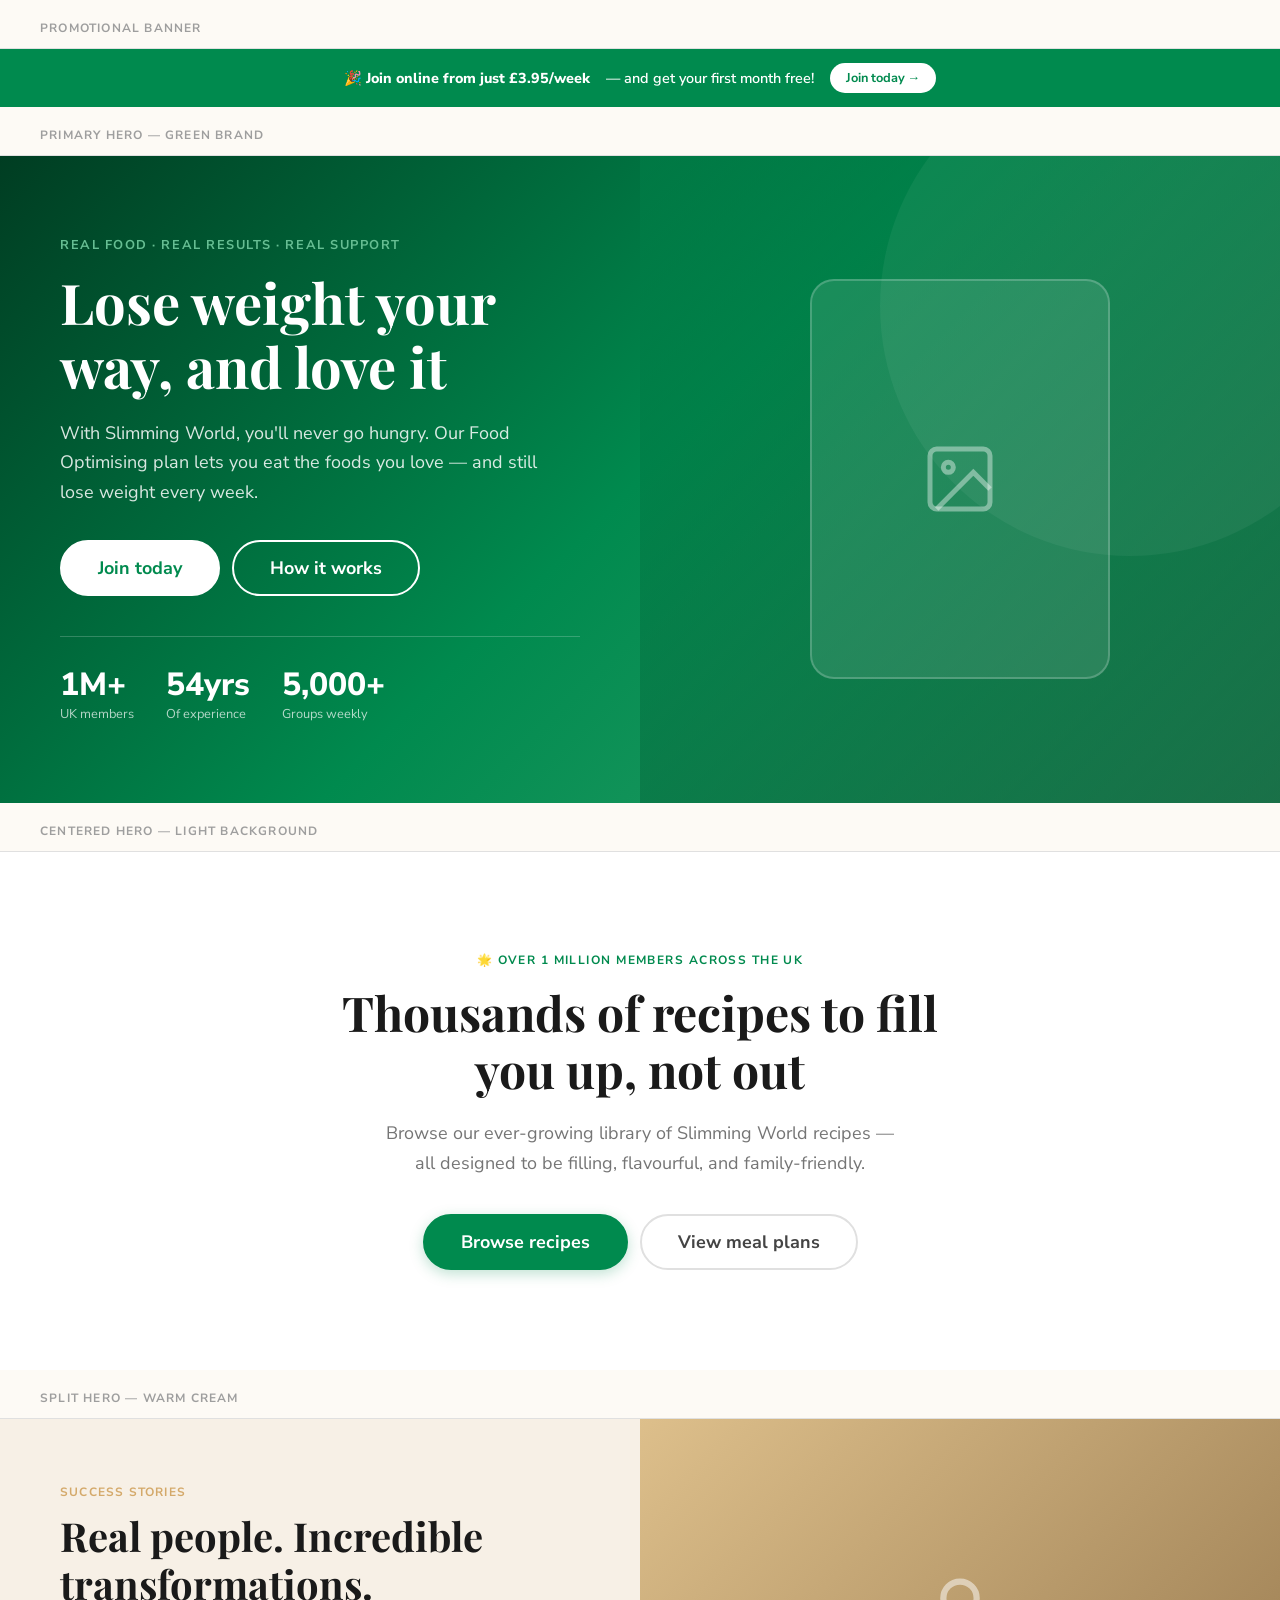
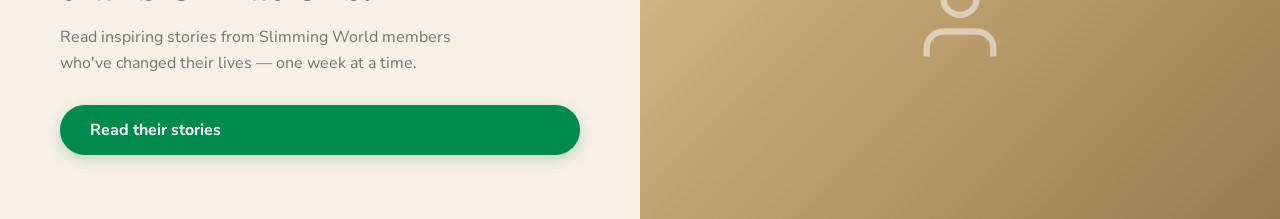
<file: design-system/components/hero-sections.html>
<!-- @dsCard group="Components" -->
<!DOCTYPE html>
<html lang="en">
<head>
<meta charset="UTF-8">
<meta name="viewport" content="width=device-width, initial-scale=1.0">
<title>Hero Sections — Slimming World Design System</title>
<link href="https://fonts.googleapis.com/css2?family=Playfair+Display:wght@400;700&family=Nunito+Sans:wght@400;600;700;800&display=swap" rel="stylesheet">
<style>
  *, *::before, *::after { box-sizing: border-box; margin: 0; padding: 0; }
  body { font-family: 'Nunito Sans', sans-serif; background: #fdfaf5; color: #1a1a1a; }
  .section-label { font-size: 0.75rem; font-weight: 700; text-transform: uppercase; letter-spacing: 0.1em; color: #9e9e9e; border-bottom: 1px solid #e0e0e0; padding: 20px 40px 12px; }
  .btn { display:inline-flex; align-items:center; gap:8px; font-family:'Nunito Sans',sans-serif; font-weight:700; cursor:pointer; border:2px solid transparent; border-radius:9999px; transition:all 200ms; text-decoration:none; }
  .btn-lg { font-size:1.125rem; padding:14px 36px; }
  .btn-md { font-size:1rem; padding:12px 28px; }
  .btn-primary { background:#008a4e; border-color:#008a4e; color:#fff; box-shadow:0 4px 14px rgba(0,138,78,0.25); }
  .btn-white { background:#fff; border-color:#fff; color:#008a4e; }
  .btn-white-outline { background:transparent; border-color:#fff; color:#fff; }
  .btn-accent { background:#e02626; border-color:#e02626; color:#fff; }

  /* Hero 1 — Full width with gradient overlay */
  .hero-main {
    min-height: 560px;
    background: linear-gradient(135deg, #003d22 0%, #008a4e 50%, #33a46e 100%);
    display: grid;
    grid-template-columns: 1fr 1fr;
    align-items: center;
    gap: 0;
    position: relative;
    overflow: hidden;
  }
  .hero-main::after {
    content: '';
    position: absolute;
    right: -100px;
    top: -100px;
    width: 500px;
    height: 500px;
    border-radius: 50%;
    background: rgba(255,255,255,0.05);
  }
  .hero-main .content { padding: 80px 60px; position:relative; z-index:1; }
  .hero-main .eyebrow { font-size:0.8rem; font-weight:700; text-transform:uppercase; letter-spacing:0.12em; color:#66be93; margin-bottom:16px; }
  .hero-main h1 { font-family:'Playfair Display',serif; font-size:3.5rem; font-weight:700; line-height:1.15; color:#fff; margin-bottom:20px; }
  .hero-main p { font-size:1.125rem; color:rgba(255,255,255,0.85); line-height:1.65; margin-bottom:32px; max-width:480px; }
  .hero-main .cta-row { display:flex; gap:12px; flex-wrap:wrap; }
  .hero-main .visual { height:100%; min-height:560px; background:linear-gradient(135deg,rgba(0,138,78,0.3),rgba(0,61,34,0.5)), url(); display:flex; align-items:center; justify-content:center; }
  .hero-main .visual .placeholder { width:300px; height:400px; border-radius:24px; background:rgba(255,255,255,0.1); border:2px solid rgba(255,255,255,0.2); display:flex; align-items:center; justify-content:center; }
  .stats-row { display:flex; gap:32px; margin-top:40px; padding-top:32px; border-top:1px solid rgba(255,255,255,0.2); }
  .stat .num { font-size:2rem; font-weight:800; color:#fff; line-height:1; }
  .stat .label { font-size:0.8rem; color:rgba(255,255,255,0.7); margin-top:4px; }

  /* Hero 2 — Centered minimal */
  .hero-centered {
    padding: 100px 40px;
    text-align: center;
    background: #fff;
  }
  .hero-centered .overline { font-size:0.75rem; font-weight:700; text-transform:uppercase; letter-spacing:0.12em; color:#008a4e; margin-bottom:16px; }
  .hero-centered h2 { font-family:'Playfair Display',serif; font-size:3rem; font-weight:700; color:#1a1a1a; line-height:1.2; max-width:600px; margin: 0 auto 20px; }
  .hero-centered p { font-size:1.125rem; color:#757575; line-height:1.65; max-width:520px; margin: 0 auto 36px; }
  .hero-centered .btn-row { display:flex; gap:12px; justify-content:center; flex-wrap:wrap; }

  /* Hero 3 — Warm cream split */
  .hero-split {
    display: grid;
    grid-template-columns: 1fr 1fr;
    min-height: 400px;
    background: #f7f0e6;
  }
  .hero-split .content { padding: 64px 60px; display:flex; flex-direction:column; justify-content:center; }
  .hero-split .eyebrow { font-size:0.75rem; font-weight:700; text-transform:uppercase; letter-spacing:0.1em; color:#d4a96a; margin-bottom:12px; }
  .hero-split h2 { font-family:'Playfair Display',serif; font-size:2.5rem; font-weight:700; color:#1a1a1a; line-height:1.2; margin-bottom:16px; }
  .hero-split p { font-size:1rem; color:#757575; line-height:1.65; margin-bottom:28px; max-width:420px; }
  .hero-split .visual { background:linear-gradient(135deg,#ddbf8b,#997b50); display:flex; align-items:center; justify-content:center; }

  /* Banner strip */
  .banner { background:#008a4e; color:#fff; padding:14px 40px; display:flex; align-items:center; justify-content:center; gap:16px; font-size:0.9rem; font-weight:600; }
  .banner strong { font-weight:800; }
  .banner .cta { background:#fff; color:#008a4e; padding:6px 16px; border-radius:9999px; font-weight:700; font-size:0.8rem; cursor:pointer; }
</style>
</head>
<body>

<div class="section-label">Promotional Banner</div>
<div class="banner">
  <strong>🎉 Join online from just £3.95/week</strong> — and get your first month free!
  <span class="cta">Join today →</span>
</div>

<div class="section-label">Primary Hero — Green Brand</div>
<div class="hero-main">
  <div class="content">
    <div class="eyebrow">Real food · Real results · Real support</div>
    <h1>Lose weight your way, and love it</h1>
    <p>With Slimming World, you'll never go hungry. Our Food Optimising plan lets you eat the foods you love — and still lose weight every week.</p>
    <div class="cta-row">
      <a href="#" class="btn btn-white btn-lg">Join today</a>
      <a href="#" class="btn btn-white-outline btn-lg">How it works</a>
    </div>
    <div class="stats-row">
      <div class="stat"><div class="num">1M+</div><div class="label">UK members</div></div>
      <div class="stat"><div class="num">54yrs</div><div class="label">Of experience</div></div>
      <div class="stat"><div class="num">5,000+</div><div class="label">Groups weekly</div></div>
    </div>
  </div>
  <div class="visual">
    <div class="placeholder">
      <svg width="80" height="80" viewBox="0 0 24 24" fill="none" stroke="rgba(255,255,255,0.4)" stroke-width="1.5"><rect x="3" y="3" width="18" height="18" rx="2"/><circle cx="8.5" cy="8.5" r="1.5"/><polyline points="21 15 16 10 5 21"/></svg>
    </div>
  </div>
</div>

<div class="section-label">Centered Hero — Light Background</div>
<div class="hero-centered">
  <div class="overline">🌟 Over 1 million members across the UK</div>
  <h2>Thousands of recipes to fill you up, not out</h2>
  <p>Browse our ever-growing library of Slimming World recipes — all designed to be filling, flavourful, and family-friendly.</p>
  <div class="btn-row">
    <a href="#" class="btn btn-primary btn-lg">Browse recipes</a>
    <a href="#" class="btn btn-lg" style="background:transparent;border-color:#e0e0e0;color:#444">View meal plans</a>
  </div>
</div>

<div class="section-label">Split Hero — Warm Cream</div>
<div class="hero-split">
  <div class="content">
    <div class="eyebrow">Success stories</div>
    <h2>Real people. Incredible transformations.</h2>
    <p>Read inspiring stories from Slimming World members who've changed their lives — one week at a time.</p>
    <a href="#" class="btn btn-primary btn-md">Read their stories</a>
  </div>
  <div class="visual">
    <svg width="100" height="100" viewBox="0 0 24 24" fill="none" stroke="rgba(255,255,255,0.5)" stroke-width="1.5"><path d="M20 21v-2a4 4 0 0 0-4-4H8a4 4 0 0 0-4 4v2"/><circle cx="12" cy="7" r="4"/></svg>
  </div>
</div>

</body>
</html>
</file>
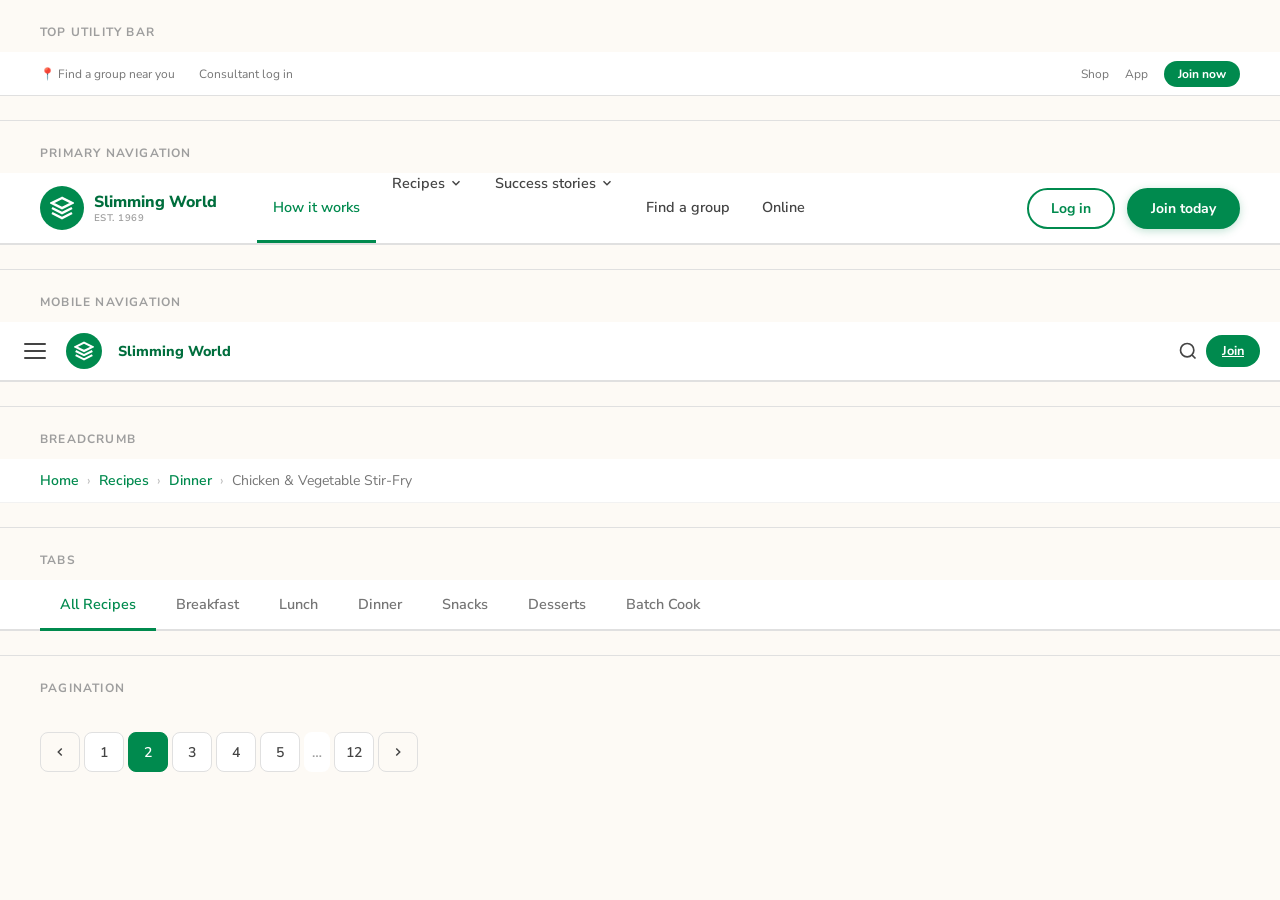
<file: design-system/components/navigation.html>
<!-- @dsCard group="Components" -->
<!DOCTYPE html>
<html lang="en">
<head>
<meta charset="UTF-8">
<meta name="viewport" content="width=device-width, initial-scale=1.0">
<title>Navigation — Slimming World Design System</title>
<link href="https://fonts.googleapis.com/css2?family=Nunito+Sans:wght@400;600;700;800&display=swap" rel="stylesheet">
<style>
  *, *::before, *::after { box-sizing: border-box; margin: 0; padding: 0; }
  body { font-family: 'Nunito Sans', sans-serif; background: #fdfaf5; color: #1a1a1a; }
  h2 { font-size: 0.75rem; font-weight: 700; text-transform: uppercase; letter-spacing: 0.1em; color: #9e9e9e; padding: 24px 40px 12px; border-top: 1px solid #e0e0e0; margin-top: 24px; }
  h2:first-child { border-top: none; margin-top: 0; }

  /* ===== TOP NAV ===== */
  .topbar { background: #fff; border-bottom: 1px solid #e0e0e0; padding: 0 40px; display:flex; align-items:center; height: 44px; gap: 24px; font-size: 0.75rem; color: #757575; }
  .topbar a { color: #757575; text-decoration: none; }
  .topbar .ml { margin-left: auto; display:flex; gap:16px; align-items:center; }
  .topbar .btn-sm { background:#008a4e; color:#fff; padding:5px 14px; border-radius:9999px; font-weight:700; font-size:0.75rem; }

  .navbar { background: #fff; border-bottom: 2px solid #e0e0e0; padding: 0 40px; display:flex; align-items:center; height: 72px; gap: 0; position:relative; }
  .logo { display:flex; align-items:center; gap:10px; margin-right: 40px; text-decoration:none; }
  .logo-mark { width:44px; height:44px; border-radius:50%; background:#008a4e; display:flex; align-items:center; justify-content:center; }
  .logo-text { font-size:1rem; font-weight:800; color:#006e3d; line-height:1.2; }
  .logo-text span { display:block; font-size:0.6rem; font-weight:600; color:#9e9e9e; text-transform:uppercase; letter-spacing:0.05em; }

  .nav-links { display:flex; align-items:stretch; height:100%; gap:0; }
  .nav-link { display:flex; align-items:center; gap:4px; padding: 0 16px; font-size:0.9rem; font-weight:600; color:#444; text-decoration:none; border-bottom:3px solid transparent; transition:all 200ms; cursor:pointer; white-space:nowrap; }
  .nav-link:hover { color:#008a4e; border-bottom-color:#008a4e; }
  .nav-link.active { color:#008a4e; border-bottom-color:#008a4e; }
  .nav-link svg { transition: transform 200ms; }
  .nav-link:hover svg { transform: rotate(180deg); }

  .nav-actions { margin-left:auto; display:flex; align-items:center; gap:12px; }
  .btn-nav { display:inline-flex; align-items:center; gap:6px; font-family:'Nunito Sans',sans-serif; font-weight:700; font-size:0.875rem; padding:9px 22px; border-radius:9999px; cursor:pointer; border:2px solid transparent; text-decoration:none; }
  .btn-nav-outline { background:transparent; border-color:#008a4e; color:#008a4e; }
  .btn-nav-primary { background:#008a4e; border-color:#008a4e; color:#fff; box-shadow:0 2px 8px rgba(0,138,78,0.25); }

  /* Dropdown */
  .dropdown { position: relative; }
  .dropdown-menu { display:none; position:absolute; top:100%; left:-16px; background:#fff; border-radius:12px; box-shadow: 0 10px 40px rgba(0,0,0,0.12); padding:8px; min-width:220px; z-index:100; border:1px solid #e0e0e0; }
  .dropdown:hover .dropdown-menu { display:block; }
  .dropdown-item { display:flex; align-items:center; gap:10px; padding:10px 12px; border-radius:8px; font-size:0.875rem; font-weight:600; color:#444; text-decoration:none; transition:background 150ms; }
  .dropdown-item:hover { background:#e8f7f0; color:#008a4e; }
  .dropdown-item .icon { width:32px; height:32px; border-radius:8px; background:#e8f7f0; display:flex; align-items:center; justify-content:center; flex-shrink:0; }

  /* Mobile Nav */
  .mobile-nav { background:#fff; border-bottom:2px solid #e0e0e0; padding:0 20px; display:flex; align-items:center; height:60px; gap:16px; }
  .hamburger { display:flex; flex-direction:column; gap:5px; cursor:pointer; padding:4px; }
  .hamburger span { display:block; width:22px; height:2px; background:#444; border-radius:1px; }
  .mobile-logo-mark { width:36px; height:36px; border-radius:50%; background:#008a4e; display:flex; align-items:center; justify-content:center; }
  .mobile-logo-text { font-size:0.9rem; font-weight:800; color:#006e3d; }
  .mobile-actions { margin-left:auto; display:flex; align-items:center; gap:8px; }
  .mobile-btn { background:#008a4e; color:#fff; font-weight:700; font-size:0.8rem; padding:7px 16px; border-radius:9999px; }

  /* Breadcrumb */
  .breadcrumb { display:flex; align-items:center; gap:8px; padding: 12px 40px; background:#fff; border-bottom:1px solid #f2f2f2; font-size:0.875rem; }
  .breadcrumb a { color:#008a4e; text-decoration:none; font-weight:600; }
  .breadcrumb a:hover { text-decoration:underline; }
  .breadcrumb .sep { color:#bdbdbd; }
  .breadcrumb .current { color:#757575; }

  /* Tabs */
  .tabs { display:flex; gap:0; border-bottom:2px solid #e0e0e0; padding: 0 40px; background:#fff; }
  .tab { padding:14px 20px; font-size:0.9rem; font-weight:600; color:#757575; cursor:pointer; border-bottom:3px solid transparent; margin-bottom:-2px; transition:all 200ms; white-space:nowrap; }
  .tab:hover { color:#008a4e; }
  .tab.active { color:#008a4e; border-bottom-color:#008a4e; }

  /* Pagination */
  .pagination { display:flex; align-items:center; gap:4px; padding: 24px 40px; }
  .page-btn { width:40px; height:40px; border-radius:8px; display:flex; align-items:center; justify-content:center; font-size:0.875rem; font-weight:600; cursor:pointer; border:1px solid #e0e0e0; background:#fff; color:#444; transition:all 150ms; }
  .page-btn:hover { border-color:#008a4e; color:#008a4e; }
  .page-btn.active { background:#008a4e; border-color:#008a4e; color:#fff; }
  .page-btn.arrow { background:transparent; border-color:#e0e0e0; color:#444; }
</style>
</head>
<body>

<h2>Top Utility Bar</h2>
<div class="topbar">
  <span>📍 Find a group near you</span>
  <a href="#">Consultant log in</a>
  <div class="ml">
    <a href="#">Shop</a>
    <a href="#">App</a>
    <a href="#" class="btn-sm">Join now</a>
  </div>
</div>

<h2>Primary Navigation</h2>
<nav class="navbar">
  <a href="#" class="logo">
    <div class="logo-mark">
      <svg width="24" height="24" viewBox="0 0 24 24" fill="none" stroke="white" stroke-width="2.5"><path d="M12 2L2 7l10 5 10-5-10-5z"/><path d="M2 17l10 5 10-5"/><path d="M2 12l10 5 10-5"/></svg>
    </div>
    <div class="logo-text">Slimming World<span>est. 1969</span></div>
  </a>
  <div class="nav-links">
    <a class="nav-link active" href="#">How it works</a>
    <div class="dropdown">
      <div class="nav-link">Recipes <svg width="14" height="14" viewBox="0 0 24 24" fill="none" stroke="currentColor" stroke-width="2.5"><polyline points="6 9 12 15 18 9"/></svg></div>
      <div class="dropdown-menu">
        <a href="#" class="dropdown-item"><div class="icon"><svg width="16" height="16" viewBox="0 0 24 24" fill="none" stroke="#008a4e" stroke-width="2"><path d="M3 2h18l-2 7H5L3 2z"/></svg></div>All Recipes</a>
        <a href="#" class="dropdown-item"><div class="icon"><svg width="16" height="16" viewBox="0 0 24 24" fill="none" stroke="#008a4e" stroke-width="2"><circle cx="12" cy="12" r="10"/><polyline points="12 6 12 12 16 14"/></svg></div>Quick &amp; Easy</a>
        <a href="#" class="dropdown-item"><div class="icon"><svg width="16" height="16" viewBox="0 0 24 24" fill="none" stroke="#008a4e" stroke-width="2"><path d="M18 8h1a4 4 0 0 1 0 8h-1"/></svg></div>Free Food Recipes</a>
        <a href="#" class="dropdown-item"><div class="icon"><svg width="16" height="16" viewBox="0 0 24 24" fill="none" stroke="#008a4e" stroke-width="2"><rect x="3" y="3" width="18" height="18" rx="2"/></svg></div>Meal Planner</a>
      </div>
    </div>
    <div class="dropdown">
      <div class="nav-link">Success stories <svg width="14" height="14" viewBox="0 0 24 24" fill="none" stroke="currentColor" stroke-width="2.5"><polyline points="6 9 12 15 18 9"/></svg></div>
      <div class="dropdown-menu">
        <a href="#" class="dropdown-item"><div class="icon"><svg width="16" height="16" viewBox="0 0 24 24" fill="none" stroke="#008a4e" stroke-width="2"><path d="M17 21v-2a4 4 0 0 0-4-4H5a4 4 0 0 0-4 4v2"/><circle cx="9" cy="7" r="4"/></svg></div>Member Stories</a>
        <a href="#" class="dropdown-item"><div class="icon"><svg width="16" height="16" viewBox="0 0 24 24" fill="none" stroke="#008a4e" stroke-width="2"><polyline points="22 12 18 12 15 21 9 3 6 12 2 12"/></svg></div>Before &amp; After</a>
      </div>
    </div>
    <a class="nav-link" href="#">Find a group</a>
    <a class="nav-link" href="#">Online</a>
  </div>
  <div class="nav-actions">
    <a href="#" class="btn-nav btn-nav-outline">Log in</a>
    <a href="#" class="btn-nav btn-nav-primary">Join today</a>
  </div>
</nav>

<h2>Mobile Navigation</h2>
<div class="mobile-nav">
  <div class="hamburger"><span></span><span></span><span></span></div>
  <div class="mobile-logo-mark"><svg width="20" height="20" viewBox="0 0 24 24" fill="none" stroke="white" stroke-width="2.5"><path d="M12 2L2 7l10 5 10-5-10-5z"/><path d="M2 17l10 5 10-5"/><path d="M2 12l10 5 10-5"/></svg></div>
  <div class="mobile-logo-text">Slimming World</div>
  <div class="mobile-actions">
    <svg width="20" height="20" viewBox="0 0 24 24" fill="none" stroke="#444" stroke-width="2"><circle cx="11" cy="11" r="8"/><path d="m21 21-4.35-4.35"/></svg>
    <a href="#" class="mobile-btn">Join</a>
  </div>
</div>

<h2>Breadcrumb</h2>
<div class="breadcrumb">
  <a href="#">Home</a>
  <span class="sep">›</span>
  <a href="#">Recipes</a>
  <span class="sep">›</span>
  <a href="#">Dinner</a>
  <span class="sep">›</span>
  <span class="current">Chicken &amp; Vegetable Stir-Fry</span>
</div>

<h2>Tabs</h2>
<div class="tabs">
  <div class="tab active">All Recipes</div>
  <div class="tab">Breakfast</div>
  <div class="tab">Lunch</div>
  <div class="tab">Dinner</div>
  <div class="tab">Snacks</div>
  <div class="tab">Desserts</div>
  <div class="tab">Batch Cook</div>
</div>

<h2>Pagination</h2>
<div class="pagination">
  <div class="page-btn arrow"><svg width="14" height="14" viewBox="0 0 24 24" fill="none" stroke="currentColor" stroke-width="2.5"><polyline points="15 18 9 12 15 6"/></svg></div>
  <div class="page-btn">1</div>
  <div class="page-btn active">2</div>
  <div class="page-btn">3</div>
  <div class="page-btn">4</div>
  <div class="page-btn">5</div>
  <div class="page-btn" style="width:auto;padding:0 8px;border:none;color:#9e9e9e">…</div>
  <div class="page-btn">12</div>
  <div class="page-btn arrow"><svg width="14" height="14" viewBox="0 0 24 24" fill="none" stroke="currentColor" stroke-width="2.5"><polyline points="9 18 15 12 9 6"/></svg></div>
</div>

</body>
</html>
</file>
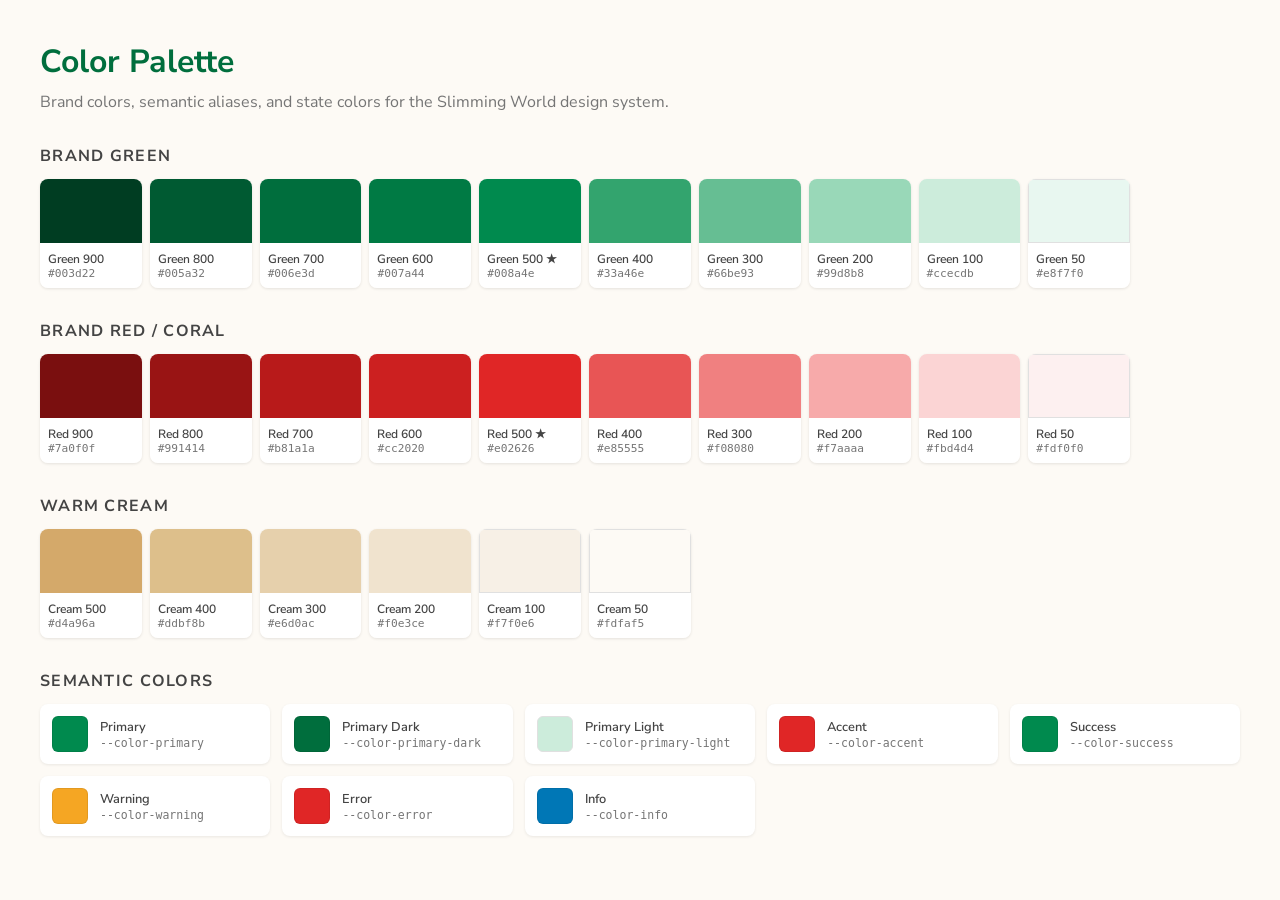
<file: design-system/foundations/colors.html>
<!-- @dsCard group="Foundations" -->
<!DOCTYPE html>
<html lang="en">
<head>
<meta charset="UTF-8">
<meta name="viewport" content="width=device-width, initial-scale=1.0">
<title>Colors — Slimming World Design System</title>
<link rel="preconnect" href="https://fonts.googleapis.com">
<link href="https://fonts.googleapis.com/css2?family=Nunito+Sans:wght@400;600;700&display=swap" rel="stylesheet">
<style>
  *, *::before, *::after { box-sizing: border-box; margin: 0; padding: 0; }
  body { font-family: 'Nunito Sans', sans-serif; background: #fdfaf5; color: #1a1a1a; padding: 40px; }
  h1 { font-size: 2rem; font-weight: 700; color: #006e3d; margin-bottom: 8px; }
  h2 { font-size: 1rem; font-weight: 700; color: #444; text-transform: uppercase; letter-spacing: 0.08em; margin: 32px 0 12px; }
  .subtitle { color: #757575; margin-bottom: 32px; }
  .palette { display: grid; grid-template-columns: repeat(auto-fill, minmax(100px, 1fr)); gap: 8px; margin-bottom: 8px; }
  .swatch { border-radius: 8px; overflow: hidden; box-shadow: 0 1px 3px rgba(0,0,0,0.1); }
  .swatch-color { height: 64px; }
  .swatch-label { padding: 8px; background: white; }
  .swatch-name { font-size: 0.75rem; font-weight: 600; color: #444; }
  .swatch-hex  { font-size: 0.7rem; color: #757575; font-family: monospace; }
  .semantic { display: grid; grid-template-columns: repeat(auto-fill, minmax(200px, 1fr)); gap: 12px; }
  .sem-row { display: flex; align-items: center; gap: 12px; background: white; border-radius: 8px; padding: 12px; box-shadow: 0 1px 3px rgba(0,0,0,0.08); }
  .sem-dot { width: 36px; height: 36px; border-radius: 6px; flex-shrink: 0; border: 1px solid rgba(0,0,0,0.08); }
  .sem-info .name { font-size: 0.8rem; font-weight: 600; color: #444; }
  .sem-info .value { font-size: 0.72rem; color: #757575; font-family: monospace; }
</style>
</head>
<body>
<h1>Color Palette</h1>
<p class="subtitle">Brand colors, semantic aliases, and state colors for the Slimming World design system.</p>

<h2>Brand Green</h2>
<div class="palette">
  <div class="swatch"><div class="swatch-color" style="background:#003d22"></div><div class="swatch-label"><div class="swatch-name">Green 900</div><div class="swatch-hex">#003d22</div></div></div>
  <div class="swatch"><div class="swatch-color" style="background:#005a32"></div><div class="swatch-label"><div class="swatch-name">Green 800</div><div class="swatch-hex">#005a32</div></div></div>
  <div class="swatch"><div class="swatch-color" style="background:#006e3d"></div><div class="swatch-label"><div class="swatch-name">Green 700</div><div class="swatch-hex">#006e3d</div></div></div>
  <div class="swatch"><div class="swatch-color" style="background:#007a44"></div><div class="swatch-label"><div class="swatch-name">Green 600</div><div class="swatch-hex">#007a44</div></div></div>
  <div class="swatch"><div class="swatch-color" style="background:#008a4e"></div><div class="swatch-label"><div class="swatch-name">Green 500 ★</div><div class="swatch-hex">#008a4e</div></div></div>
  <div class="swatch"><div class="swatch-color" style="background:#33a46e"></div><div class="swatch-label"><div class="swatch-name">Green 400</div><div class="swatch-hex">#33a46e</div></div></div>
  <div class="swatch"><div class="swatch-color" style="background:#66be93"></div><div class="swatch-label"><div class="swatch-name">Green 300</div><div class="swatch-hex">#66be93</div></div></div>
  <div class="swatch"><div class="swatch-color" style="background:#99d8b8"></div><div class="swatch-label"><div class="swatch-name">Green 200</div><div class="swatch-hex">#99d8b8</div></div></div>
  <div class="swatch"><div class="swatch-color" style="background:#ccecdb"></div><div class="swatch-label"><div class="swatch-name">Green 100</div><div class="swatch-hex">#ccecdb</div></div></div>
  <div class="swatch"><div class="swatch-color" style="background:#e8f7f0; border:1px solid #e0e0e0;"></div><div class="swatch-label"><div class="swatch-name">Green 50</div><div class="swatch-hex">#e8f7f0</div></div></div>
</div>

<h2>Brand Red / Coral</h2>
<div class="palette">
  <div class="swatch"><div class="swatch-color" style="background:#7a0f0f"></div><div class="swatch-label"><div class="swatch-name">Red 900</div><div class="swatch-hex">#7a0f0f</div></div></div>
  <div class="swatch"><div class="swatch-color" style="background:#991414"></div><div class="swatch-label"><div class="swatch-name">Red 800</div><div class="swatch-hex">#991414</div></div></div>
  <div class="swatch"><div class="swatch-color" style="background:#b81a1a"></div><div class="swatch-label"><div class="swatch-name">Red 700</div><div class="swatch-hex">#b81a1a</div></div></div>
  <div class="swatch"><div class="swatch-color" style="background:#cc2020"></div><div class="swatch-label"><div class="swatch-name">Red 600</div><div class="swatch-hex">#cc2020</div></div></div>
  <div class="swatch"><div class="swatch-color" style="background:#e02626"></div><div class="swatch-label"><div class="swatch-name">Red 500 ★</div><div class="swatch-hex">#e02626</div></div></div>
  <div class="swatch"><div class="swatch-color" style="background:#e85555"></div><div class="swatch-label"><div class="swatch-name">Red 400</div><div class="swatch-hex">#e85555</div></div></div>
  <div class="swatch"><div class="swatch-color" style="background:#f08080"></div><div class="swatch-label"><div class="swatch-name">Red 300</div><div class="swatch-hex">#f08080</div></div></div>
  <div class="swatch"><div class="swatch-color" style="background:#f7aaaa"></div><div class="swatch-label"><div class="swatch-name">Red 200</div><div class="swatch-hex">#f7aaaa</div></div></div>
  <div class="swatch"><div class="swatch-color" style="background:#fbd4d4"></div><div class="swatch-label"><div class="swatch-name">Red 100</div><div class="swatch-hex">#fbd4d4</div></div></div>
  <div class="swatch"><div class="swatch-color" style="background:#fdf0f0; border:1px solid #e0e0e0;"></div><div class="swatch-label"><div class="swatch-name">Red 50</div><div class="swatch-hex">#fdf0f0</div></div></div>
</div>

<h2>Warm Cream</h2>
<div class="palette">
  <div class="swatch"><div class="swatch-color" style="background:#d4a96a"></div><div class="swatch-label"><div class="swatch-name">Cream 500</div><div class="swatch-hex">#d4a96a</div></div></div>
  <div class="swatch"><div class="swatch-color" style="background:#ddbf8b"></div><div class="swatch-label"><div class="swatch-name">Cream 400</div><div class="swatch-hex">#ddbf8b</div></div></div>
  <div class="swatch"><div class="swatch-color" style="background:#e6d0ac"></div><div class="swatch-label"><div class="swatch-name">Cream 300</div><div class="swatch-hex">#e6d0ac</div></div></div>
  <div class="swatch"><div class="swatch-color" style="background:#f0e3ce"></div><div class="swatch-label"><div class="swatch-name">Cream 200</div><div class="swatch-hex">#f0e3ce</div></div></div>
  <div class="swatch"><div class="swatch-color" style="background:#f7f0e6; border:1px solid #e0e0e0;"></div><div class="swatch-label"><div class="swatch-name">Cream 100</div><div class="swatch-hex">#f7f0e6</div></div></div>
  <div class="swatch"><div class="swatch-color" style="background:#fdfaf5; border:1px solid #e0e0e0;"></div><div class="swatch-label"><div class="swatch-name">Cream 50</div><div class="swatch-hex">#fdfaf5</div></div></div>
</div>

<h2>Semantic Colors</h2>
<div class="semantic">
  <div class="sem-row"><div class="sem-dot" style="background:#008a4e"></div><div class="sem-info"><div class="name">Primary</div><div class="value">--color-primary</div></div></div>
  <div class="sem-row"><div class="sem-dot" style="background:#006e3d"></div><div class="sem-info"><div class="name">Primary Dark</div><div class="value">--color-primary-dark</div></div></div>
  <div class="sem-row"><div class="sem-dot" style="background:#ccecdb; border:1px solid #e0e0e0"></div><div class="sem-info"><div class="name">Primary Light</div><div class="value">--color-primary-light</div></div></div>
  <div class="sem-row"><div class="sem-dot" style="background:#e02626"></div><div class="sem-info"><div class="name">Accent</div><div class="value">--color-accent</div></div></div>
  <div class="sem-row"><div class="sem-dot" style="background:#008a4e"></div><div class="sem-info"><div class="name">Success</div><div class="value">--color-success</div></div></div>
  <div class="sem-row"><div class="sem-dot" style="background:#f5a623"></div><div class="sem-info"><div class="name">Warning</div><div class="value">--color-warning</div></div></div>
  <div class="sem-row"><div class="sem-dot" style="background:#e02626"></div><div class="sem-info"><div class="name">Error</div><div class="value">--color-error</div></div></div>
  <div class="sem-row"><div class="sem-dot" style="background:#0077b6"></div><div class="sem-info"><div class="name">Info</div><div class="value">--color-info</div></div></div>
</div>
</body>
</html>
</file>
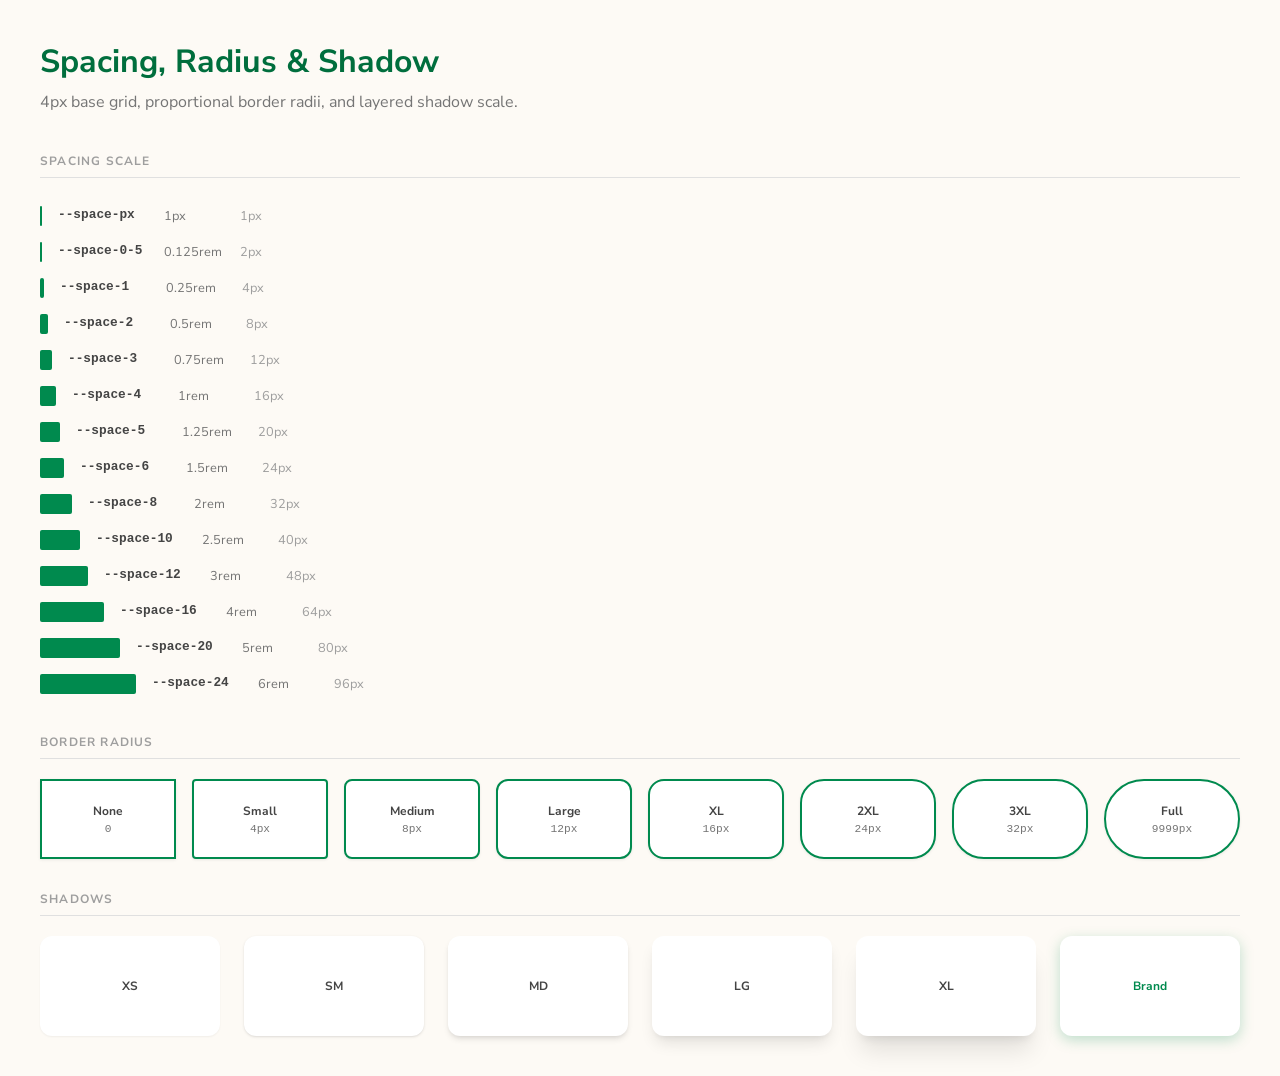
<file: design-system/foundations/spacing.html>
<!-- @dsCard group="Foundations" -->
<!DOCTYPE html>
<html lang="en">
<head>
<meta charset="UTF-8">
<meta name="viewport" content="width=device-width, initial-scale=1.0">
<title>Spacing & Radius — Slimming World Design System</title>
<link href="https://fonts.googleapis.com/css2?family=Nunito+Sans:wght@400;600;700&display=swap" rel="stylesheet">
<style>
  *, *::before, *::after { box-sizing: border-box; margin: 0; padding: 0; }
  body { font-family: 'Nunito Sans', sans-serif; background: #fdfaf5; color: #1a1a1a; padding: 40px; }
  h1 { font-size: 2rem; font-weight: 700; color: #006e3d; margin-bottom: 8px; }
  .subtitle { color: #757575; margin-bottom: 40px; }
  .section-title { font-size: 0.75rem; font-weight: 700; text-transform: uppercase; letter-spacing: 0.1em; color: #9e9e9e; border-bottom: 1px solid #e0e0e0; padding-bottom: 8px; margin: 32px 0 20px; }
  .space-row { display: flex; align-items: center; gap: 16px; padding: 8px 0; }
  .space-bar { background: #008a4e; border-radius: 2px; height: 20px; min-width: 2px; }
  .space-meta { display: flex; gap: 16px; }
  .space-token { font-size: 0.8rem; font-weight: 600; color: #444; min-width: 90px; font-family: monospace; }
  .space-val { font-size: 0.8rem; color: #757575; min-width: 60px; }
  .space-px { font-size: 0.8rem; color: #9e9e9e; }
  .radius-grid { display: grid; grid-template-columns: repeat(auto-fill, minmax(120px, 1fr)); gap: 16px; }
  .radius-box { background: white; border: 2px solid #008a4e; height: 80px; display: flex; align-items: center; justify-content: center; flex-direction: column; gap: 4px; box-shadow: 0 1px 3px rgba(0,0,0,0.08); }
  .radius-name { font-size: 0.75rem; font-weight: 700; color: #444; }
  .radius-val { font-size: 0.7rem; color: #757575; font-family: monospace; }
  .shadow-grid { display: grid; grid-template-columns: repeat(auto-fill, minmax(160px, 1fr)); gap: 24px; }
  .shadow-box { background: white; border-radius: 12px; height: 100px; display: flex; align-items: center; justify-content: center; flex-direction: column; gap: 4px; }
  .shadow-name { font-size: 0.75rem; font-weight: 700; color: #444; }
</style>
</head>
<body>
<h1>Spacing, Radius & Shadow</h1>
<p class="subtitle">4px base grid, proportional border radii, and layered shadow scale.</p>

<div class="section-title">Spacing Scale</div>
<div class="space-row"><div class="space-bar" style="width:1px"></div><div class="space-meta"><span class="space-token">--space-px</span><span class="space-val">1px</span><span class="space-px">1px</span></div></div>
<div class="space-row"><div class="space-bar" style="width:2px"></div><div class="space-meta"><span class="space-token">--space-0-5</span><span class="space-val">0.125rem</span><span class="space-px">2px</span></div></div>
<div class="space-row"><div class="space-bar" style="width:4px"></div><div class="space-meta"><span class="space-token">--space-1</span><span class="space-val">0.25rem</span><span class="space-px">4px</span></div></div>
<div class="space-row"><div class="space-bar" style="width:8px"></div><div class="space-meta"><span class="space-token">--space-2</span><span class="space-val">0.5rem</span><span class="space-px">8px</span></div></div>
<div class="space-row"><div class="space-bar" style="width:12px"></div><div class="space-meta"><span class="space-token">--space-3</span><span class="space-val">0.75rem</span><span class="space-px">12px</span></div></div>
<div class="space-row"><div class="space-bar" style="width:16px"></div><div class="space-meta"><span class="space-token">--space-4</span><span class="space-val">1rem</span><span class="space-px">16px</span></div></div>
<div class="space-row"><div class="space-bar" style="width:20px"></div><div class="space-meta"><span class="space-token">--space-5</span><span class="space-val">1.25rem</span><span class="space-px">20px</span></div></div>
<div class="space-row"><div class="space-bar" style="width:24px"></div><div class="space-meta"><span class="space-token">--space-6</span><span class="space-val">1.5rem</span><span class="space-px">24px</span></div></div>
<div class="space-row"><div class="space-bar" style="width:32px"></div><div class="space-meta"><span class="space-token">--space-8</span><span class="space-val">2rem</span><span class="space-px">32px</span></div></div>
<div class="space-row"><div class="space-bar" style="width:40px"></div><div class="space-meta"><span class="space-token">--space-10</span><span class="space-val">2.5rem</span><span class="space-px">40px</span></div></div>
<div class="space-row"><div class="space-bar" style="width:48px"></div><div class="space-meta"><span class="space-token">--space-12</span><span class="space-val">3rem</span><span class="space-px">48px</span></div></div>
<div class="space-row"><div class="space-bar" style="width:64px"></div><div class="space-meta"><span class="space-token">--space-16</span><span class="space-val">4rem</span><span class="space-px">64px</span></div></div>
<div class="space-row"><div class="space-bar" style="width:80px"></div><div class="space-meta"><span class="space-token">--space-20</span><span class="space-val">5rem</span><span class="space-px">80px</span></div></div>
<div class="space-row"><div class="space-bar" style="width:96px"></div><div class="space-meta"><span class="space-token">--space-24</span><span class="space-val">6rem</span><span class="space-px">96px</span></div></div>

<div class="section-title">Border Radius</div>
<div class="radius-grid">
  <div class="radius-box" style="border-radius:0"><div class="radius-name">None</div><div class="radius-val">0</div></div>
  <div class="radius-box" style="border-radius:4px"><div class="radius-name">Small</div><div class="radius-val">4px</div></div>
  <div class="radius-box" style="border-radius:8px"><div class="radius-name">Medium</div><div class="radius-val">8px</div></div>
  <div class="radius-box" style="border-radius:12px"><div class="radius-name">Large</div><div class="radius-val">12px</div></div>
  <div class="radius-box" style="border-radius:16px"><div class="radius-name">XL</div><div class="radius-val">16px</div></div>
  <div class="radius-box" style="border-radius:24px"><div class="radius-name">2XL</div><div class="radius-val">24px</div></div>
  <div class="radius-box" style="border-radius:32px"><div class="radius-name">3XL</div><div class="radius-val">32px</div></div>
  <div class="radius-box" style="border-radius:9999px"><div class="radius-name">Full</div><div class="radius-val">9999px</div></div>
</div>

<div class="section-title">Shadows</div>
<div class="shadow-grid">
  <div class="shadow-box" style="box-shadow:0 1px 2px 0 rgba(0,0,0,0.05)"><div class="shadow-name">XS</div></div>
  <div class="shadow-box" style="box-shadow:0 1px 3px 0 rgba(0,0,0,0.10), 0 1px 2px -1px rgba(0,0,0,0.10)"><div class="shadow-name">SM</div></div>
  <div class="shadow-box" style="box-shadow:0 4px 6px -1px rgba(0,0,0,0.10), 0 2px 4px -2px rgba(0,0,0,0.10)"><div class="shadow-name">MD</div></div>
  <div class="shadow-box" style="box-shadow:0 10px 15px -3px rgba(0,0,0,0.10), 0 4px 6px -4px rgba(0,0,0,0.10)"><div class="shadow-name">LG</div></div>
  <div class="shadow-box" style="box-shadow:0 20px 25px -5px rgba(0,0,0,0.10), 0 8px 10px -6px rgba(0,0,0,0.10)"><div class="shadow-name">XL</div></div>
  <div class="shadow-box" style="box-shadow:0 4px 14px 0 rgba(0,138,78,0.25)"><div class="shadow-name" style="color:#008a4e">Brand</div></div>
</div>
</body>
</html>
</file>
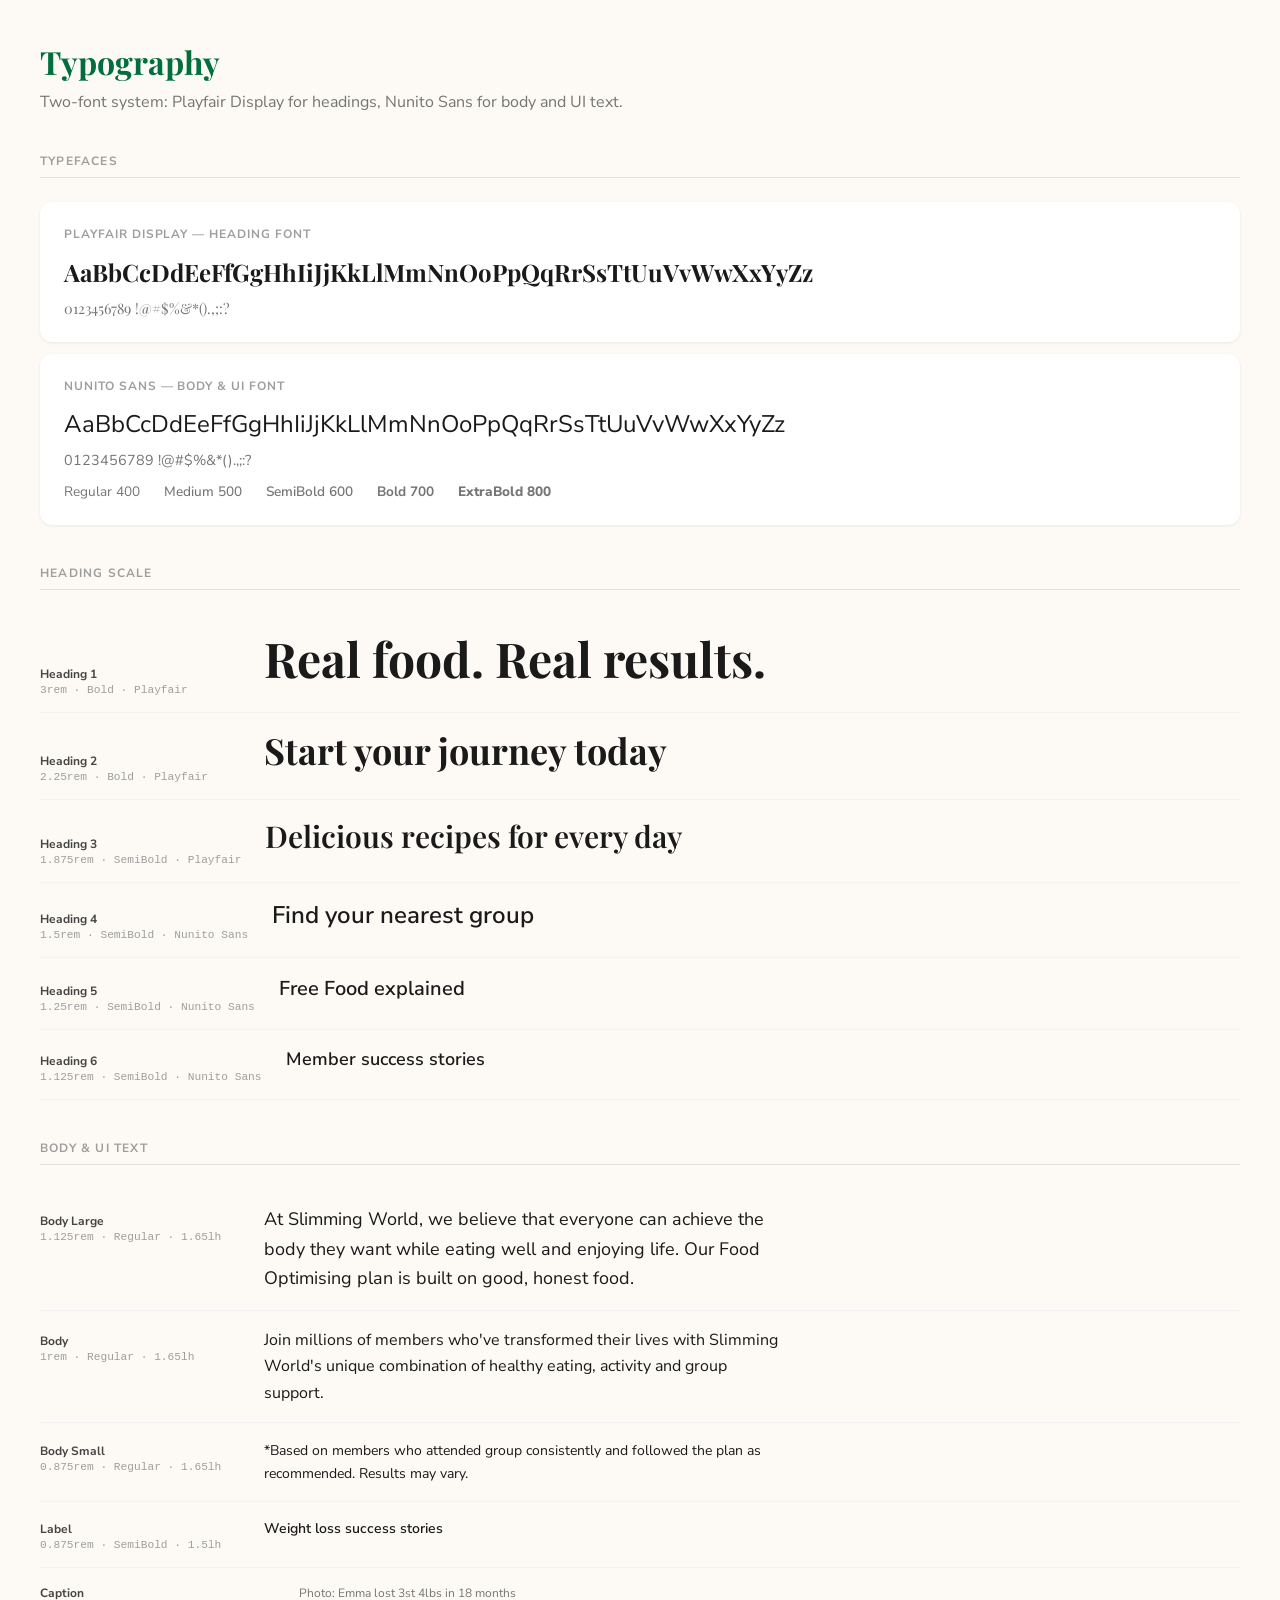
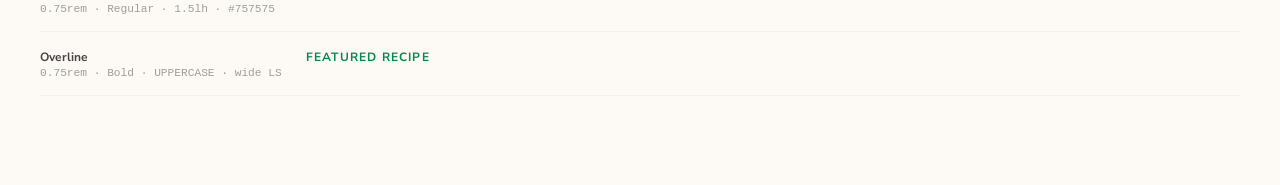
<file: design-system/foundations/typography.html>
<!-- @dsCard group="Foundations" -->
<!DOCTYPE html>
<html lang="en">
<head>
<meta charset="UTF-8">
<meta name="viewport" content="width=device-width, initial-scale=1.0">
<title>Typography — Slimming World Design System</title>
<link rel="preconnect" href="https://fonts.googleapis.com">
<link href="https://fonts.googleapis.com/css2?family=Playfair+Display:wght@400;600;700&family=Nunito+Sans:wght@400;500;600;700;800&display=swap" rel="stylesheet">
<style>
  *, *::before, *::after { box-sizing: border-box; margin: 0; padding: 0; }
  body { font-family: 'Nunito Sans', sans-serif; background: #fdfaf5; color: #1a1a1a; padding: 40px; }
  h1 { font-family: 'Playfair Display', serif; font-size: 2rem; font-weight: 700; color: #006e3d; margin-bottom: 8px; }
  .subtitle { color: #757575; margin-bottom: 40px; font-size: 1rem; }
  section { margin-bottom: 40px; }
  .section-title { font-size: 0.75rem; font-weight: 700; text-transform: uppercase; letter-spacing: 0.1em; color: #9e9e9e; border-bottom: 1px solid #e0e0e0; padding-bottom: 8px; margin-bottom: 24px; }
  .type-row { display: flex; align-items: baseline; gap: 24px; padding: 16px 0; border-bottom: 1px solid #f2f2f2; }
  .type-meta { min-width: 200px; flex-shrink: 0; }
  .type-meta .name { font-size: 0.75rem; font-weight: 700; color: #444; }
  .type-meta .spec { font-size: 0.7rem; color: #9e9e9e; font-family: monospace; margin-top: 2px; }
  .type-sample { flex: 1; color: #1a1a1a; }
  .type-sample.serif { font-family: 'Playfair Display', serif; }
  .font-sample { background: white; border-radius: 12px; padding: 24px; margin-bottom: 12px; box-shadow: 0 1px 3px rgba(0,0,0,0.08); }
  .font-name { font-size: 0.75rem; font-weight: 700; text-transform: uppercase; letter-spacing: 0.08em; color: #9e9e9e; margin-bottom: 12px; }
  .font-alpha { font-size: 1.5rem; line-height: 1.5; margin-bottom: 8px; }
  .font-chars { font-size: 0.9rem; color: #757575; }
</style>
</head>
<body>
<h1>Typography</h1>
<p class="subtitle">Two-font system: Playfair Display for headings, Nunito Sans for body and UI text.</p>

<section>
  <div class="section-title">Typefaces</div>
  <div class="font-sample">
    <div class="font-name">Playfair Display — Heading Font</div>
    <div class="font-alpha" style="font-family:'Playfair Display',serif; font-weight:700">
      AaBbCcDdEeFfGgHhIiJjKkLlMmNnOoPpQqRrSsTtUuVvWwXxYyZz
    </div>
    <div class="font-chars" style="font-family:'Playfair Display',serif">
      0123456789 !@#$%&amp;*().,;:?
    </div>
  </div>
  <div class="font-sample">
    <div class="font-name">Nunito Sans — Body &amp; UI Font</div>
    <div class="font-alpha" style="font-family:'Nunito Sans',sans-serif; font-weight:400">
      AaBbCcDdEeFfGgHhIiJjKkLlMmNnOoPpQqRrSsTtUuVvWwXxYyZz
    </div>
    <div class="font-chars" style="font-family:'Nunito Sans',sans-serif">
      0123456789 !@#$%&amp;*().,;:?
    </div>
    <div style="display:flex;gap:24px;margin-top:12px;font-family:'Nunito Sans',sans-serif;font-size:0.85rem;color:#757575">
      <span style="font-weight:400">Regular 400</span>
      <span style="font-weight:500">Medium 500</span>
      <span style="font-weight:600">SemiBold 600</span>
      <span style="font-weight:700">Bold 700</span>
      <span style="font-weight:800">ExtraBold 800</span>
    </div>
  </div>
</section>

<section>
  <div class="section-title">Heading Scale</div>
  <div class="type-row">
    <div class="type-meta"><div class="name">Heading 1</div><div class="spec">3rem · Bold · Playfair</div></div>
    <div class="type-sample serif" style="font-size:3rem;font-weight:700;line-height:1.2">Real food. Real results.</div>
  </div>
  <div class="type-row">
    <div class="type-meta"><div class="name">Heading 2</div><div class="spec">2.25rem · Bold · Playfair</div></div>
    <div class="type-sample serif" style="font-size:2.25rem;font-weight:700;line-height:1.2">Start your journey today</div>
  </div>
  <div class="type-row">
    <div class="type-meta"><div class="name">Heading 3</div><div class="spec">1.875rem · SemiBold · Playfair</div></div>
    <div class="type-sample serif" style="font-size:1.875rem;font-weight:600;line-height:1.35">Delicious recipes for every day</div>
  </div>
  <div class="type-row">
    <div class="type-meta"><div class="name">Heading 4</div><div class="spec">1.5rem · SemiBold · Nunito Sans</div></div>
    <div class="type-sample" style="font-size:1.5rem;font-weight:600;line-height:1.35">Find your nearest group</div>
  </div>
  <div class="type-row">
    <div class="type-meta"><div class="name">Heading 5</div><div class="spec">1.25rem · SemiBold · Nunito Sans</div></div>
    <div class="type-sample" style="font-size:1.25rem;font-weight:600;line-height:1.5">Free Food explained</div>
  </div>
  <div class="type-row">
    <div class="type-meta"><div class="name">Heading 6</div><div class="spec">1.125rem · SemiBold · Nunito Sans</div></div>
    <div class="type-sample" style="font-size:1.125rem;font-weight:600;line-height:1.5">Member success stories</div>
  </div>
</section>

<section>
  <div class="section-title">Body &amp; UI Text</div>
  <div class="type-row">
    <div class="type-meta"><div class="name">Body Large</div><div class="spec">1.125rem · Regular · 1.65lh</div></div>
    <div class="type-sample" style="font-size:1.125rem;line-height:1.65;max-width:520px">At Slimming World, we believe that everyone can achieve the body they want while eating well and enjoying life. Our Food Optimising plan is built on good, honest food.</div>
  </div>
  <div class="type-row">
    <div class="type-meta"><div class="name">Body</div><div class="spec">1rem · Regular · 1.65lh</div></div>
    <div class="type-sample" style="font-size:1rem;line-height:1.65;max-width:520px">Join millions of members who've transformed their lives with Slimming World's unique combination of healthy eating, activity and group support.</div>
  </div>
  <div class="type-row">
    <div class="type-meta"><div class="name">Body Small</div><div class="spec">0.875rem · Regular · 1.65lh</div></div>
    <div class="type-sample" style="font-size:0.875rem;line-height:1.65;max-width:520px">*Based on members who attended group consistently and followed the plan as recommended. Results may vary.</div>
  </div>
  <div class="type-row">
    <div class="type-meta"><div class="name">Label</div><div class="spec">0.875rem · SemiBold · 1.5lh</div></div>
    <div class="type-sample" style="font-size:0.875rem;font-weight:600;line-height:1.5">Weight loss success stories</div>
  </div>
  <div class="type-row">
    <div class="type-meta"><div class="name">Caption</div><div class="spec">0.75rem · Regular · 1.5lh · #757575</div></div>
    <div class="type-sample" style="font-size:0.75rem;line-height:1.5;color:#757575">Photo: Emma lost 3st 4lbs in 18 months</div>
  </div>
  <div class="type-row">
    <div class="type-meta"><div class="name">Overline</div><div class="spec">0.75rem · Bold · UPPERCASE · wide LS</div></div>
    <div class="type-sample" style="font-size:0.75rem;font-weight:700;line-height:1.5;text-transform:uppercase;letter-spacing:0.1em;color:#008a4e">Featured Recipe</div>
  </div>
</section>
</body>
</html>
</file>
